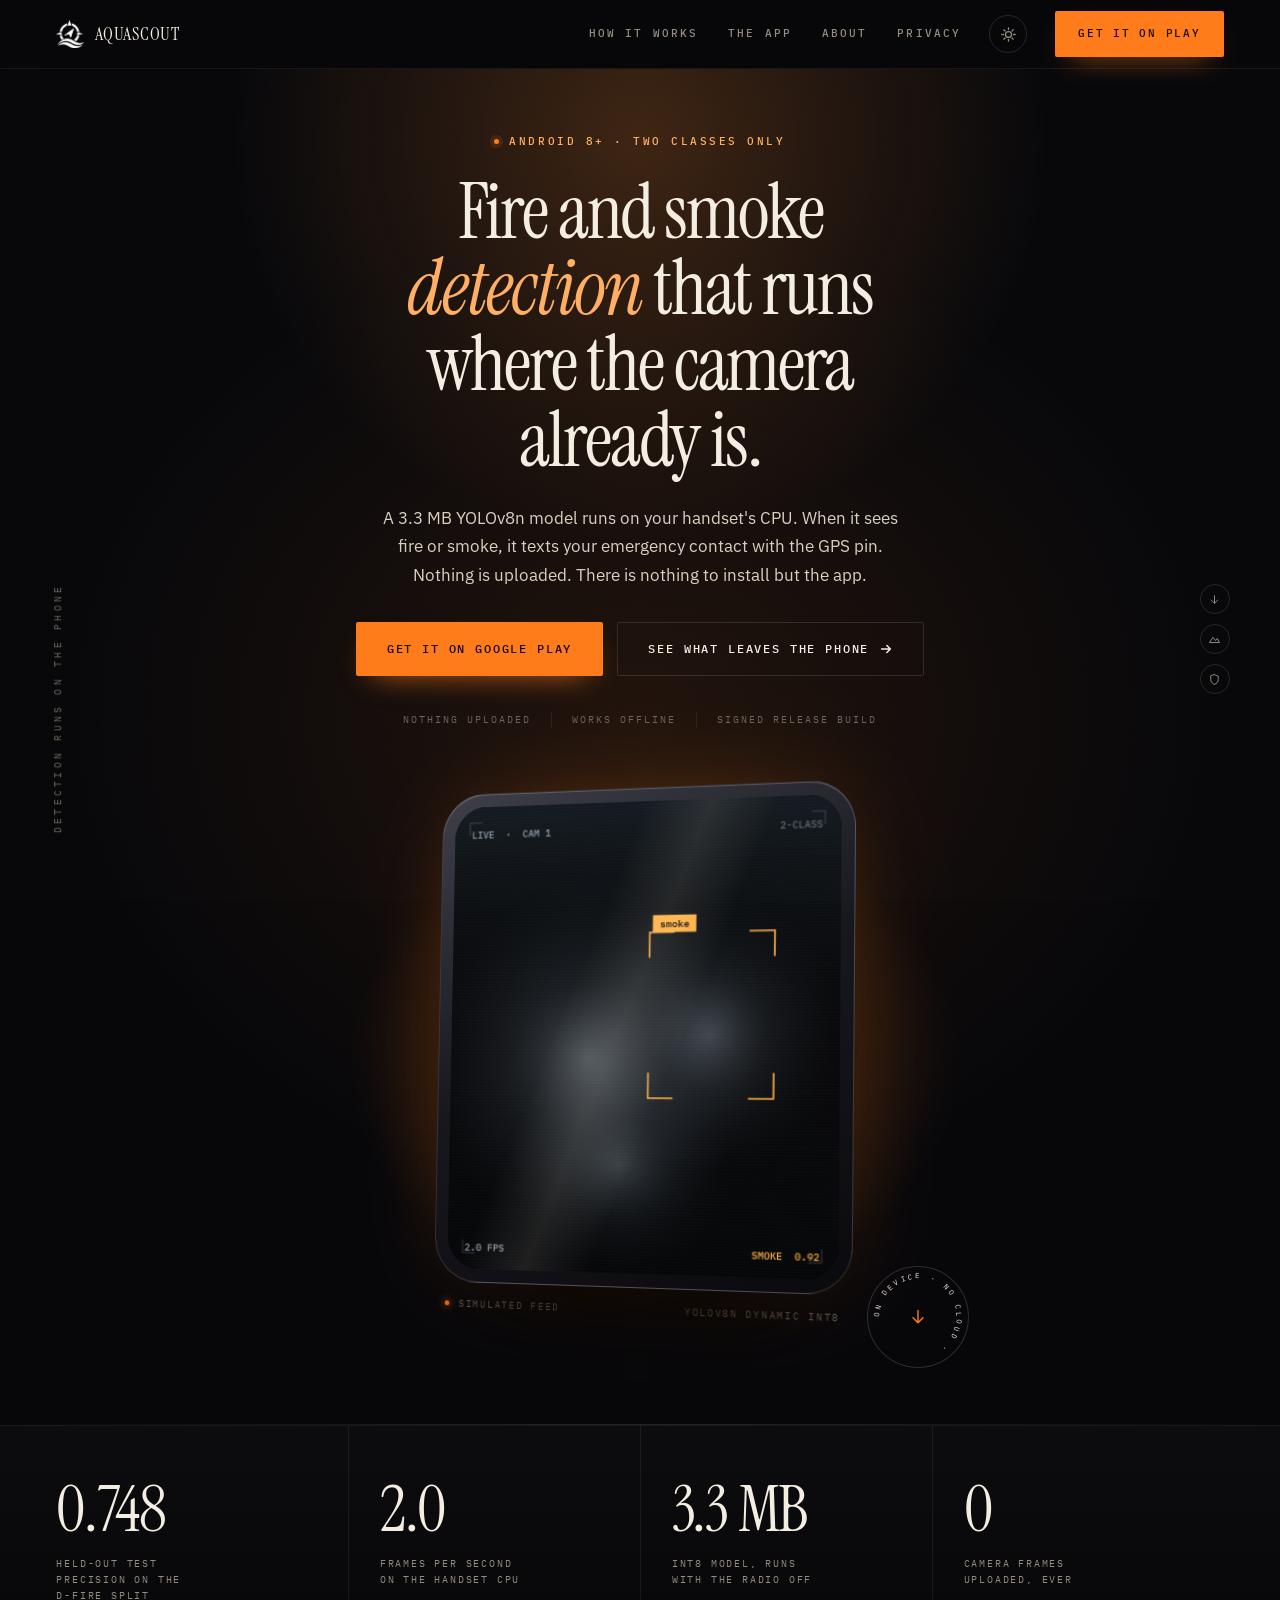
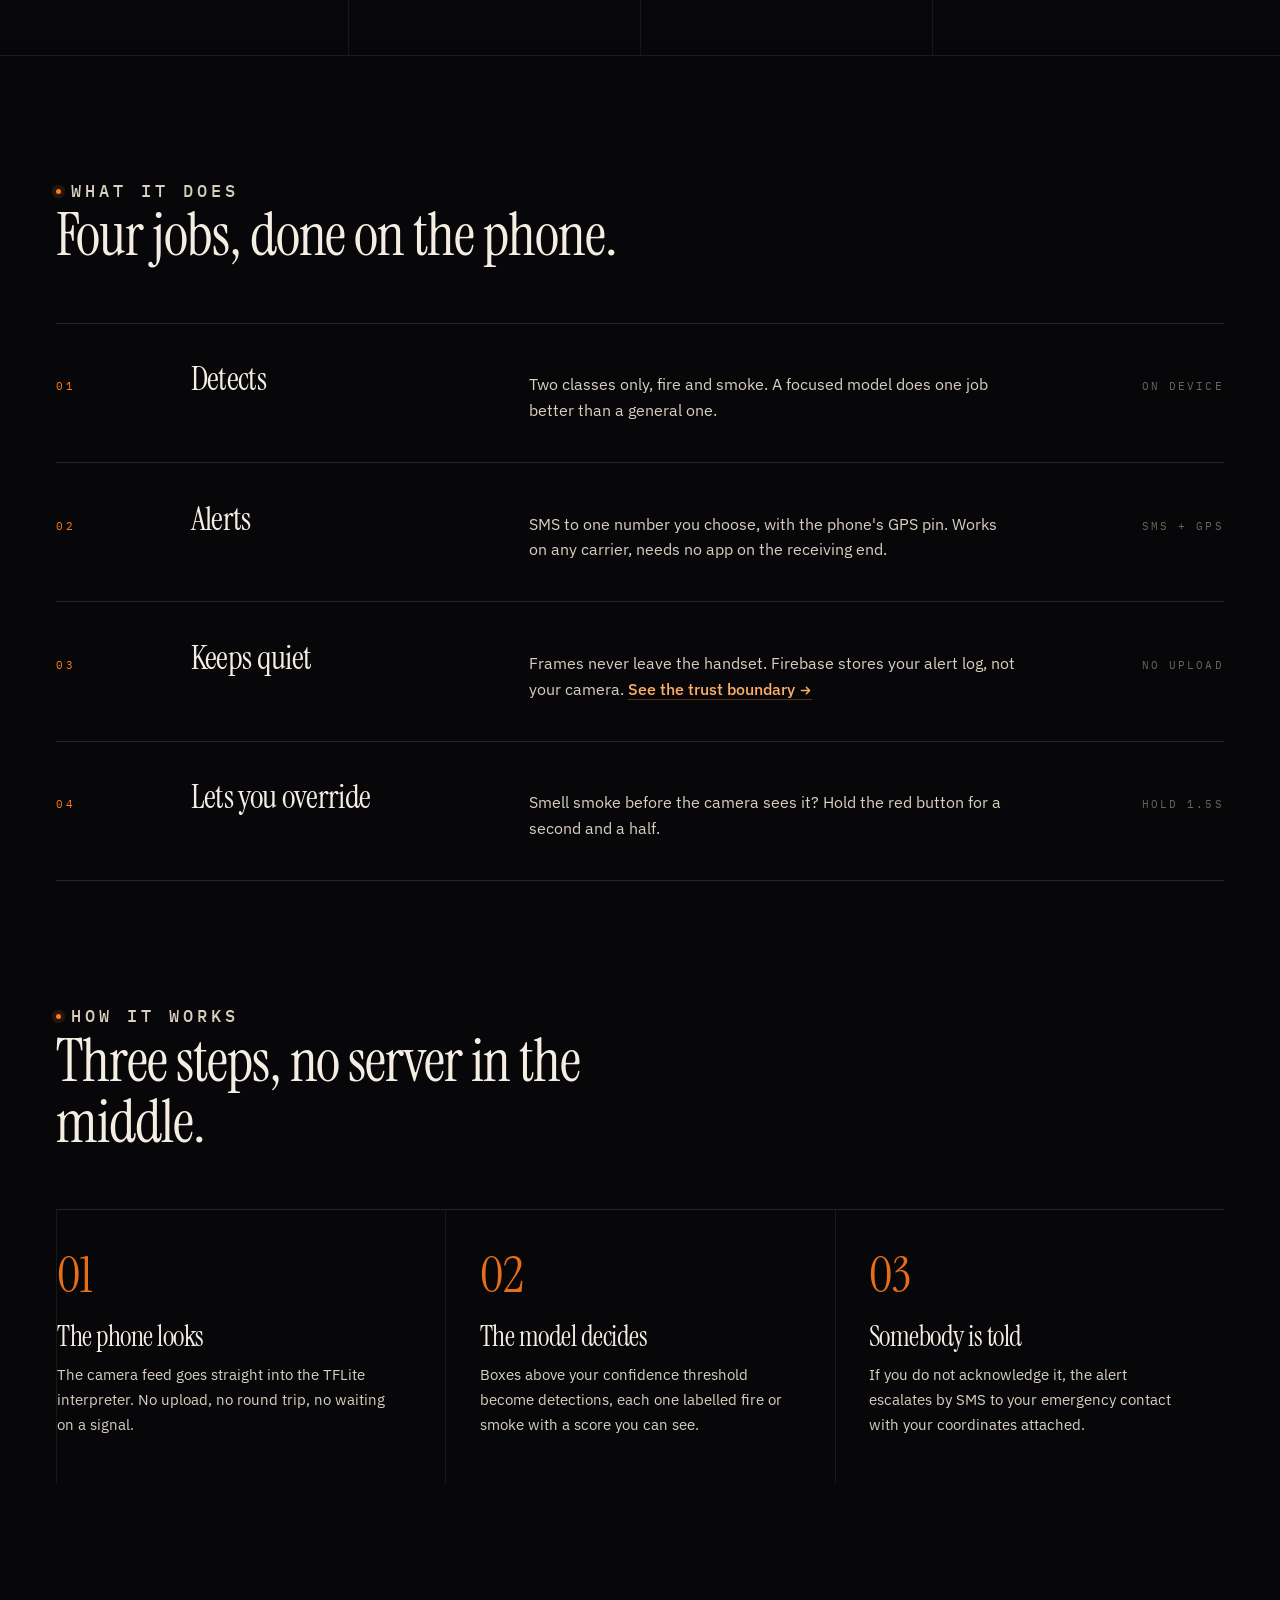
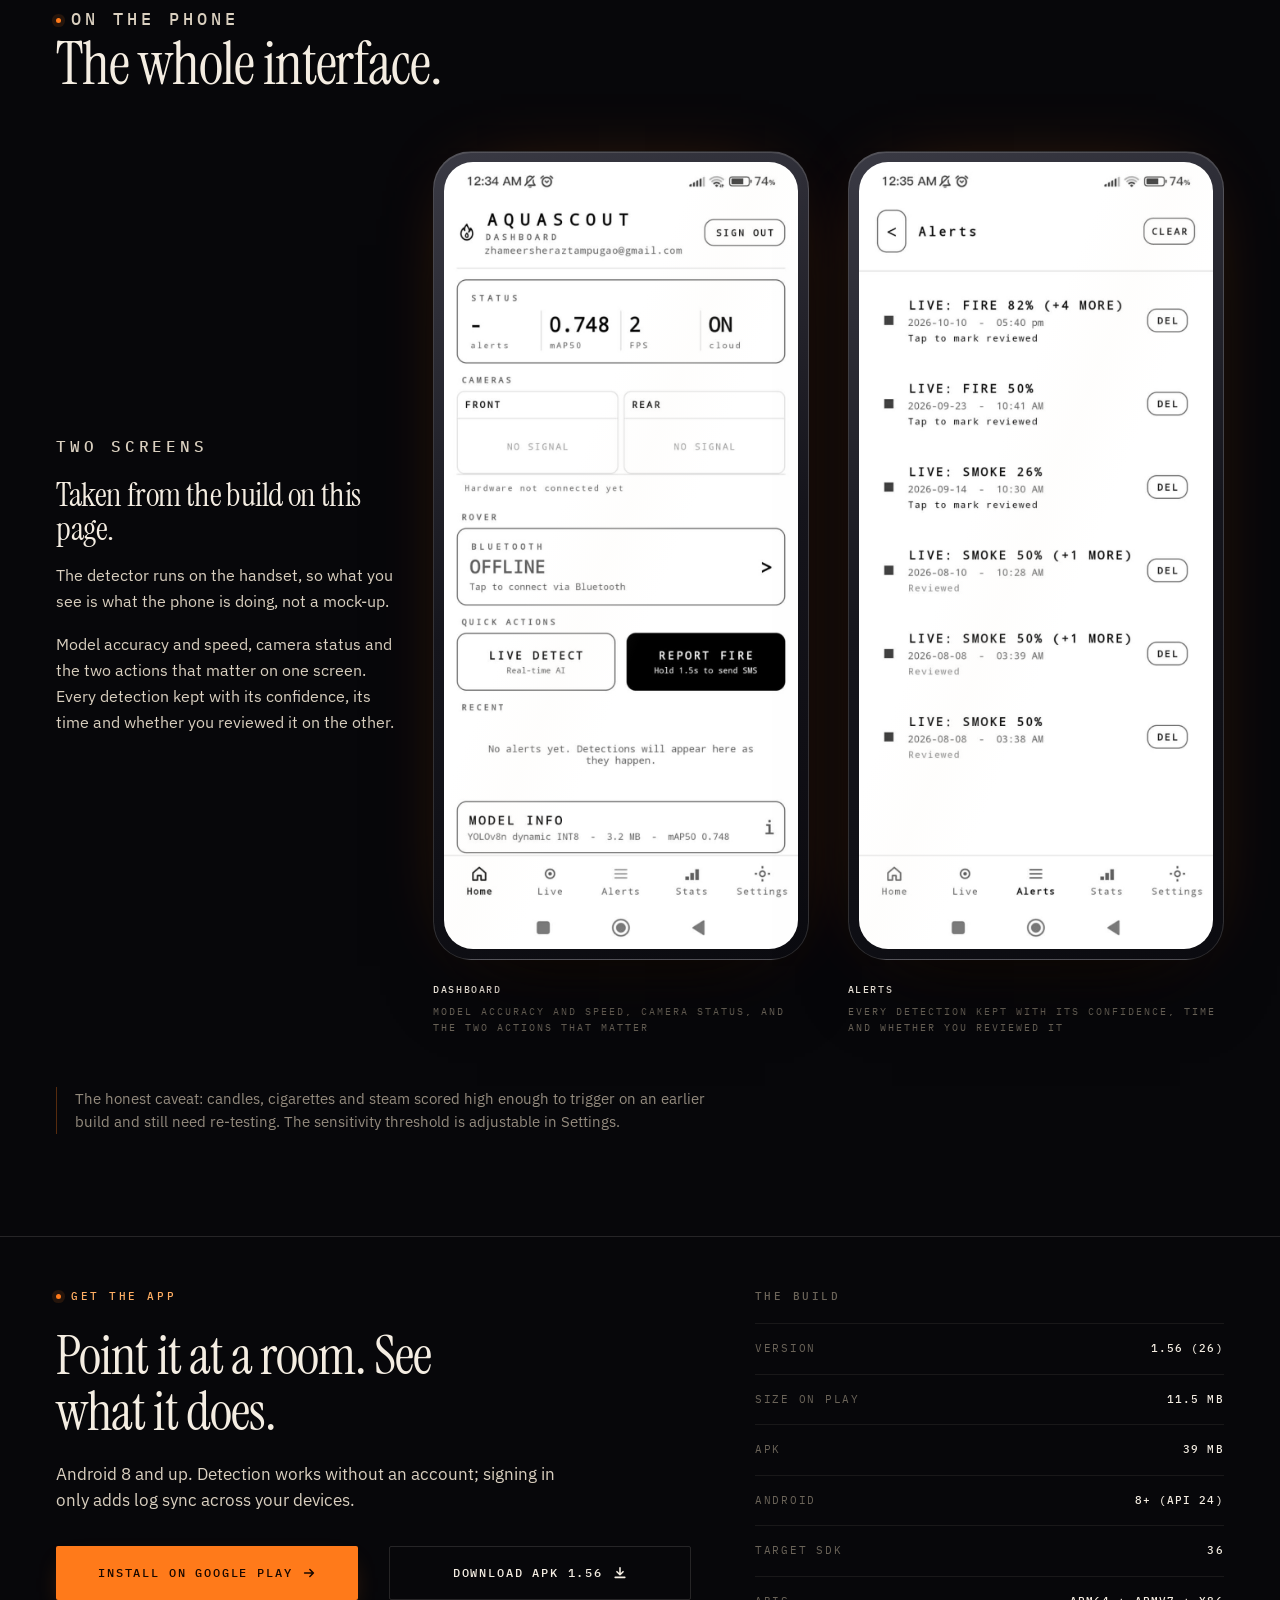
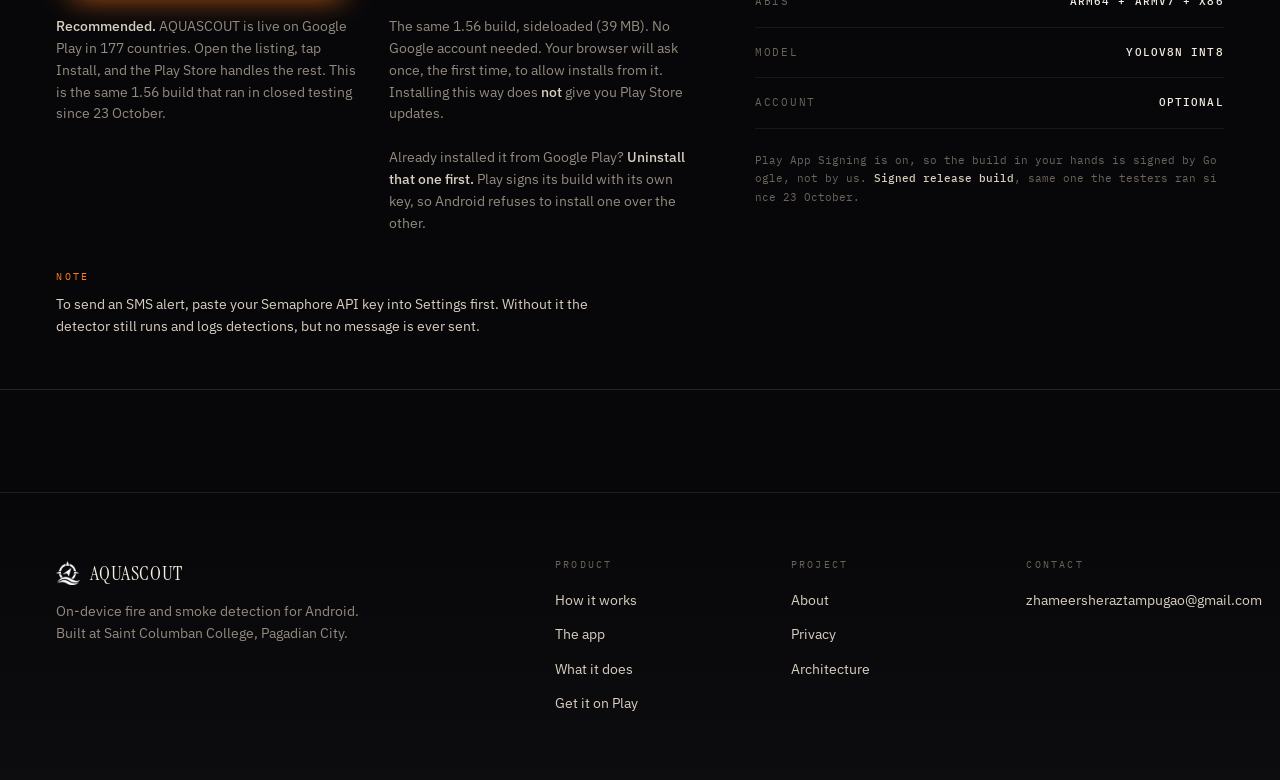
<file: index.html>
<!doctype html>
<html lang="en">
<head>
<meta charset="utf-8" />
<meta name="viewport" content="width=device-width, initial-scale=1" />
<title>AQUASCOUT — Fire and smoke detection that runs on your phone</title>
<meta name="description" content="A custom YOLOv8n model detects fire and smoke on the phone camera at 2.0 frames per second. No image leaves the device. SMS alert with GPS to your emergency contact." />
<meta name="theme-color" content="#07070A" />

<meta property="og:type" content="website" />
<meta property="og:site_name" content="AQUASCOUT" />
<meta property="og:title" content="AQUASCOUT — on-device fire and smoke detection" />
<meta property="og:description" content="A 3.3 MB YOLOv8n model runs on your handset. When it sees fire or smoke it texts your emergency contact with the GPS pin. Nothing is uploaded." />
<meta property="og:image" content="/og-image.png" />
<meta name="twitter:card" content="summary_large_image" />
<meta name="twitter:image" content="/og-image.png" />

<link rel="icon" type="image/png" sizes="32x32" href="/favicon-32-light.png" media="(prefers-color-scheme: light)" />
<link rel="icon" type="image/png" sizes="16x16" href="/favicon-16-light.png" media="(prefers-color-scheme: light)" />
<link rel="icon" type="image/png" sizes="32x32" href="/favicon-32.png" />
<link rel="icon" type="image/png" sizes="16x16" href="/favicon-16.png" />
<link rel="apple-touch-icon" sizes="180x180" href="/apple-touch-icon.png" />
<link rel="manifest" href="/site.webmanifest" />
<link rel="preconnect" href="https://fonts.googleapis.com" />
<link rel="preconnect" href="https://fonts.gstatic.com" crossorigin />
<link href="https://fonts.googleapis.com/css2?family=IBM+Plex+Mono:wght@400;500&family=IBM+Plex+Sans:wght@300;400;500;600&family=Instrument+Serif:ital@0;1&display=swap" rel="stylesheet" />
<link rel="stylesheet" href="/style.css" /><script>
/* Set the ground before the first paint so the page never flashes the
   other theme on reload. */
(function(){try{var t=localStorage.getItem('aq-theme');if(t==='light'||t==='dark'){document.documentElement.setAttribute('data-theme',t);}}catch(e){}})();
</script>

</head>
<body>

<div class="boot" id="boot" role="status" aria-label="Loading AQUASCOUT">
  <div class="boot-stage">
    <svg class="boot-ret" viewBox="0 0 240 240" aria-hidden="true">
      <circle class="boot-ring" cx="120" cy="120" r="76"></circle>
      <g class="boot-brackets">
        <path d="M56 92 V56 H92"></path>
        <path d="M184 56 H148 V92"></path>
        <path d="M148 184 V148 H184"></path>
        <path d="M92 148 H56 V184"></path>
      </g>
    </svg>
    <p class="boot-word">AQUASCOUT</p>
    <div class="boot-bar"><i id="bootBar"></i></div>
    <p class="boot-status" id="bootStatus">SCANNING</p>
  </div>
</div>
<noscript><style>#boot{display:none}</style></noscript>

<header class="topbar">
  <div class="wrap topbar-inner">
    <a class="brand" href="/" aria-label="AQUASCOUT home">
      <img class="brand-mark" src="/mark-light.png" alt="" width="28" height="28" />
      <span class="brand-word">AQUASCOUT</span>
    </a>

    <nav class="topnav" id="topnav">
      <a href="#how">How it works</a>
      <a href="#screens">The app</a>
      <a href="/about">About</a>
      <a href="/privacy">Privacy</a>
    </nav>

    <button class="theme-toggle" id="themeToggle" type="button" aria-label="Switch to light mode" aria-pressed="false">
      <svg class="ic-sun" viewBox="0 0 24 24" fill="none" stroke="currentColor" stroke-width="1.8" stroke-linecap="round" aria-hidden="true">
        <circle cx="12" cy="12" r="4.2"/><path d="M12 2.6v2.4M12 19v2.4M2.6 12H5M19 12h2.4M5.4 5.4l1.7 1.7M16.9 16.9l1.7 1.7M18.6 5.4l-1.7 1.7M7.1 16.9l-1.7 1.7"/>
      </svg>
      <svg class="ic-moon" viewBox="0 0 24 24" fill="none" stroke="currentColor" stroke-width="1.8" stroke-linecap="round" stroke-linejoin="round" aria-hidden="true">
        <path d="M20 14.4A8.6 8.6 0 0 1 9.6 4a8.6 8.6 0 1 0 10.4 10.4z"/>
      </svg>
    </button>
    <a class="btn btn-ember" href="https://play.google.com/store/apps/details?id=com.scc.aquascout" target="_blank" rel="noopener">Get it on Play</a>

    <button class="burger" id="burger" aria-label="Menu" aria-expanded="false" aria-controls="topnav">
      <span></span><span></span>
    </button>
  </div>
</header>

<main>

  <!-- ── HERO ────────────────────────────────────────────── -->
  <section class="hero">
    <span class="hero-rail" aria-hidden="true">Detection runs on the phone</span>

    <div class="hero-dots">
      <a href="https://play.google.com/store/apps/details?id=com.scc.aquascout" target="_blank" rel="noopener" aria-label="Get it on Google Play">
        <svg viewBox="0 0 24 24" fill="none" stroke="currentColor" stroke-width="1.8" stroke-linecap="round" stroke-linejoin="round" aria-hidden="true"><path d="M12 5v14M6 13l6 6 6-6"/></svg>
      </a>
      <a href="/diagrams/aquascout-architecture" aria-label="Architecture diagram">
        <svg viewBox="0 0 24 24" fill="none" stroke="currentColor" stroke-width="1.8" stroke-linecap="round" stroke-linejoin="round" aria-hidden="true"><path d="M3 17l6-9 5 6 3-4 4 7z"/></svg>
      </a>
      <a href="/privacy" aria-label="Privacy">
        <svg viewBox="0 0 24 24" fill="none" stroke="currentColor" stroke-width="1.8" stroke-linecap="round" stroke-linejoin="round" aria-hidden="true"><path d="M12 3l7 3v5.5c0 4.5-3 8.2-7 9.5-4-1.3-7-5-7-9.5V6z"/></svg>
      </a>
    </div>

    <div class="wrap hero-inner">
      <p class="kicker reveal" style="--d:0.02s">
        <span class="tick" aria-hidden="true"></span>
        Android 8+ &middot; two classes only
      </p>

      <h1 class="hero-title">
        <span class="reveal" style="--d:0.08s">Fire and smoke</span>
        <span class="reveal" style="--d:0.14s"><em>detection</em> that runs</span>
        <span class="reveal" style="--d:0.20s">where the camera already is.</span>
      </h1>

      <p class="hero-lede reveal" style="--d:0.28s">
        A 3.3&nbsp;MB YOLOv8n model runs on your handset's CPU. When it sees fire or
        smoke, it texts your emergency contact with the GPS pin. Nothing is
        uploaded. There is nothing to install but the app.
      </p>

      <div class="hero-actions reveal" style="--d:0.34s">
        <a class="btn btn-ember btn-lg" href="https://play.google.com/store/apps/details?id=com.scc.aquascout" target="_blank" rel="noopener">Get it on Google Play</a>
        <a class="btn btn-line btn-lg" href="/diagrams/aquascout-architecture">
          See what leaves the phone
          <svg viewBox="0 0 16 16" width="14" height="14" fill="none" stroke="currentColor" stroke-width="1.8" stroke-linecap="round" stroke-linejoin="round" aria-hidden="true"><path d="M3 8h10M9 4l4 4-4 4"/></svg>
        </a>
      </div>

      <ul class="hero-chips reveal" style="--d:0.42s">
        <li>Nothing uploaded</li>
        <li>Works offline</li>
        <li>Signed release build</li>
      </ul>
    </div>

    <figure class="hero-stage reveal" style="--d:0.3s">
      <div class="device" id="device">
        <div class="device-inner">
          <div class="device-shell">
            <div class="device-screen">
              <canvas id="viewfinder" width="560" height="660" aria-label="Simulated live detection viewfinder"></canvas>
            </div>
          </div>
          <div class="device-bar">
            <span class="device-dot" aria-hidden="true"></span>
            <span>Simulated feed</span>
            <span>YOLOv8n dynamic INT8</span>
          </div>
        </div>
      </div>

      <a class="scroll-badge" href="#does" aria-label="Scroll to what it does">
        <svg viewBox="0 0 100 100" aria-hidden="true">
          <defs>
            <path id="badgeRing" d="M50,50 m-37,0 a37,37 0 1,1 74,0 a37,37 0 1,1 -74,0"></path>
          </defs>
          <circle cx="50" cy="50" r="48.5" fill="none" stroke="rgba(244,237,226,.16)" stroke-width="1"></circle>
          <text fill="currentColor" font-size="7" letter-spacing="3.1" font-family="IBM Plex Mono, monospace">
            <textPath href="#badgeRing" startOffset="0">ON DEVICE &middot; NO CLOUD &middot; </textPath>
          </text>
        </svg>
        <span class="arrow" aria-hidden="true">
          <svg viewBox="0 0 24 24" fill="none" stroke="currentColor" stroke-width="1.7" stroke-linecap="round" stroke-linejoin="round"><path d="M12 4v15M6 13l6 6 6-6"/></svg>
        </span>
      </a>

      <figcaption class="sr-only">
        The box and the number are the product. Everything else is the phone you already have.
      </figcaption>
    </figure>
  </section>

  <!-- ── SPEC BAND ────────────────────────────────────────── -->
  <section class="strip">
    <div class="wrap strip-grid">
      <div class="stat reveal" style="--d:0.02s">
        <b>0.748</b>
        <span>held-out test precision on the D-Fire split</span>
      </div>
      <div class="stat reveal" style="--d:0.06s">
        <b>2.0</b>
        <span>frames per second on the handset CPU</span>
      </div>
      <div class="stat reveal" style="--d:0.1s">
        <b>3.3 MB</b>
        <span>INT8 model, runs with the radio off</span>
      </div>
      <div class="stat reveal" style="--d:0.14s">
        <b>0</b>
        <span>camera frames uploaded, ever</span>
      </div>
    </div>
  </section>

  <!-- ── WHAT IT DOES ─────────────────────────────────────── -->
  <section id="does" class="does">
    <div class="wrap">
      <header class="sec-head reveal">
        <p class="kicker kicker-mute"><span class="tick" aria-hidden="true"></span> What it does</p>
        <h2>Four jobs, done on the phone.</h2>
      </header>

      <ol class="jobs">
        <li class="job reveal" style="--d:0.04s">
          <span class="job-n">01</span>
          <h3>Detects</h3>
          <p>Two classes only, fire and smoke. A focused model does one job better than a general one.</p>
          <span class="job-tag">ON DEVICE</span>
        </li>

        <li class="job reveal" style="--d:0.08s">
          <span class="job-n">02</span>
          <h3>Alerts</h3>
          <p>SMS to one number you choose, with the phone's GPS pin. Works on any carrier, needs no app on the receiving end.</p>
          <span class="job-tag">SMS + GPS</span>
        </li>

        <li class="job reveal" style="--d:0.12s">
          <span class="job-n">03</span>
          <h3>Keeps quiet</h3>
          <p>
            Frames never leave the handset. Firebase stores your alert log, not
            your camera.
            <a href="/diagrams/aquascout-architecture">
              See the trust boundary
              <svg viewBox="0 0 16 16" width="13" height="13" fill="none" stroke="currentColor" stroke-width="1.8" stroke-linecap="round" stroke-linejoin="round" aria-hidden="true"><path d="M3 8h10M9 4l4 4-4 4"/></svg>
            </a>
          </p>
          <span class="job-tag">NO UPLOAD</span>
        </li>

        <li class="job reveal" style="--d:0.16s">
          <span class="job-n">04</span>
          <h3>Lets you override</h3>
          <p>Smell smoke before the camera sees it? Hold the red button for a second and a half.</p>
          <span class="job-tag">HOLD 1.5s</span>
        </li>
      </ol>
    </div>
  </section>

  <!-- ── HOW IT WORKS ─────────────────────────────────────── -->
  <section id="how" class="how">
    <div class="wrap">
      <header class="sec-head reveal">
        <p class="kicker kicker-mute"><span class="tick" aria-hidden="true"></span> How it works</p>
        <h2>Three steps, no server in the middle.</h2>
      </header>

      <ol class="steps">
        <li class="step reveal" style="--d:0.04s">
          <span class="step-n">01</span>
          <h3>The phone looks</h3>
          <p>The camera feed goes straight into the TFLite interpreter. No upload, no round trip, no waiting on a signal.</p>
        </li>
        <li class="step reveal" style="--d:0.1s">
          <span class="step-n">02</span>
          <h3>The model decides</h3>
          <p>Boxes above your confidence threshold become detections, each one labelled fire or smoke with a score you can see.</p>
        </li>
        <li class="step reveal" style="--d:0.16s">
          <span class="step-n">03</span>
          <h3>Somebody is told</h3>
          <p>If you do not acknowledge it, the alert escalates by SMS to your emergency contact with your coordinates attached.</p>
        </li>
      </ol>
    </div>
  </section>

  <!-- ── APP SCREENS ──────────────────────────────────────── -->
  <section id="screens" class="screens">
    <div class="wrap">
      <header class="sec-head reveal">
        <p class="kicker kicker-mute"><span class="tick" aria-hidden="true"></span> On the phone</p>
        <h2>The whole interface.</h2>
      </header>

      <div class="shots">
        <div class="shots-copy reveal" style="--d:0.04s">
          <p class="kicker kicker-mute">Two screens</p>
          <h3>Taken from the build on this page.</h3>
          <p>
            The detector runs on the handset, so what you see is what the phone is
            doing, not a mock-up.
          </p>
          <p>
            Model accuracy and speed, camera status and the two actions that matter
            on one screen. Every detection kept with its confidence, its time and
            whether you reviewed it on the other.
          </p>
        </div>

        <figure class="shot reveal" style="--d:0.1s">
          <div class="phone-shell">
            <img src="/app-dashboard.png" alt="AQUASCOUT dashboard showing model accuracy, frame rate, camera status and the live detect button" width="864" height="1920" loading="lazy" />
          </div>
          <figcaption class="shot-cap">
            <b>Dashboard</b>
            Model accuracy and speed, camera status, and the two actions that matter
          </figcaption>
        </figure>

        <figure class="shot reveal" style="--d:0.16s">
          <div class="phone-shell">
            <img src="/app-alerts.png" alt="AQUASCOUT alerts list showing detected fire and smoke events with confidence scores and timestamps" width="864" height="1920" loading="lazy" />
          </div>
          <figcaption class="shot-cap">
            <b>Alerts</b>
            Every detection kept with its confidence, time and whether you reviewed it
          </figcaption>
        </figure>
      </div>

      <p class="measure-foot reveal">
        The honest caveat: candles, cigarettes and steam scored high enough to
        trigger on an earlier build and still need re-testing. The sensitivity
        threshold is adjustable in Settings.
      </p>
    </div>
  </section>

  <!-- ── GET ──────────────────────────────────────────────── -->
  <section id="get" class="get">
    <div class="wrap get-panel">
      <div class="reveal">
        <p class="kicker"><span class="tick" aria-hidden="true"></span> Get the app</p>
        <h2>Point it at a room. See what it does.</h2>
        <p class="get-lede">
          Android 8 and up. Detection works without an account; signing in only
          adds log sync across your devices.
        </p>

        <div class="get-ways">
          <div class="way">
            <a class="btn btn-ember btn-lg" href="https://play.google.com/store/apps/details?id=com.scc.aquascout" target="_blank" rel="noopener">
              Install on Google Play
              <svg viewBox="0 0 16 16" width="14" height="14" fill="none" stroke="currentColor" stroke-width="1.8" stroke-linecap="round" stroke-linejoin="round" aria-hidden="true"><path d="M3 8h10M9 4l4 4-4 4"/></svg>
            </a>
            <p class="way-note">
              <b>Recommended.</b> AQUASCOUT is live on Google Play in 177
              countries. Open the listing, tap Install, and the Play Store
              handles the rest. This is the same 1.56 build that ran in closed
              testing since 23 October.
            </p>
          </div>

          <div class="way">
            <a class="btn btn-line btn-lg" href="/AQUASCOUT-1.56.apk" download>
              Download APK 1.56
              <svg viewBox="0 0 16 16" width="14" height="14" fill="none" stroke="currentColor" stroke-width="1.8" stroke-linecap="round" stroke-linejoin="round" aria-hidden="true"><path d="M8 2v8M4.5 6.5L8 10l3.5-3.5M2.5 13h11"/></svg>
            </a>
            <p class="way-note">
              The same 1.56 build, sideloaded (39 MB). No
              Google account needed. Your browser will ask once, the first
              time, to allow installs from it. Installing this way does
              <b>not</b> give you Play Store updates.
              <br><br>
              Already installed it from Google Play? <b>Uninstall that one
              first.</b> Play signs its build with its own key, so Android
              refuses to install one over the other.
            </p>
          </div>
        </div>

        <p class="play-note">
          To send an SMS alert, paste your Semaphore API key into Settings
          first. Without it the detector still runs and logs detections, but no
          message is ever sent.
        </p>
      </div>

      <div class="reveal" style="--d:0.08s">
        <p class="kicker kicker-mute" style="margin-bottom:18px">The build</p>
        <ul class="get-facts">
          <li><span>Version</span> <b>1.56 (26)</b></li>
          <li><span>Size on Play</span> <b>11.5 MB</b></li>
          <li><span>APK</span> <b>39 MB</b></li>
          <li><span>Android</span> <b>8+ (API 24)</b></li>
          <li><span>Target SDK</span> <b>36</b></li>
          <li><span>ABIs</span> <b>arm64 + armv7 + x86</b></li>
          <li><span>Model</span> <b>YOLOv8n INT8</b></li>
          <li><span>Account</span> <b>Optional</b></li>
        </ul>

        <p class="sha">
          Play App Signing is on, so the build in your hands is signed by Google,
          not by us. <b>Signed release build</b>, same one the testers ran since
          23 October.
        </p>
      </div>
    </div>
  </section>

</main>

<footer class="foot">
  <div class="wrap foot-inner">
    <div class="foot-l">
      <span class="foot-brand"><img src="/mark-light.png" alt="" width="24" height="24" /> AQUASCOUT</span>
      <span class="foot-sub">On-device fire and smoke detection for Android. Built at Saint Columban College, Pagadian City.</span>
    </div>

    <div>
      <p class="foot-h">Product</p>
      <nav class="foot-nav">
        <a href="#how">How it works</a>
        <a href="#screens">The app</a>
        <a href="#does">What it does</a>
        <a href="#get">Get it on Play</a>
      </nav>
    </div>

    <div>
      <p class="foot-h">Project</p>
      <nav class="foot-nav">
        <a href="/about">About</a>
        <a href="/privacy">Privacy</a>
        <a href="/diagrams/aquascout-architecture">Architecture</a>
      </nav>
    </div>

    <div>
      <p class="foot-h">Contact</p>
      <nav class="foot-nav">
        <a class="foot-mail" href="mailto:zhameersheraztampugao@gmail.com">zhameersheraztampugao@gmail.com</a>
      </nav>
    </div>
  </div>
</footer>

<script src="/theme.js"></script>
<script src="/boot.js"></script>
<script src="/nav.js"></script>
<script src="/motion.js"></script>
<script src="/viewfinder.js"></script>
</body>
</html>
</file>
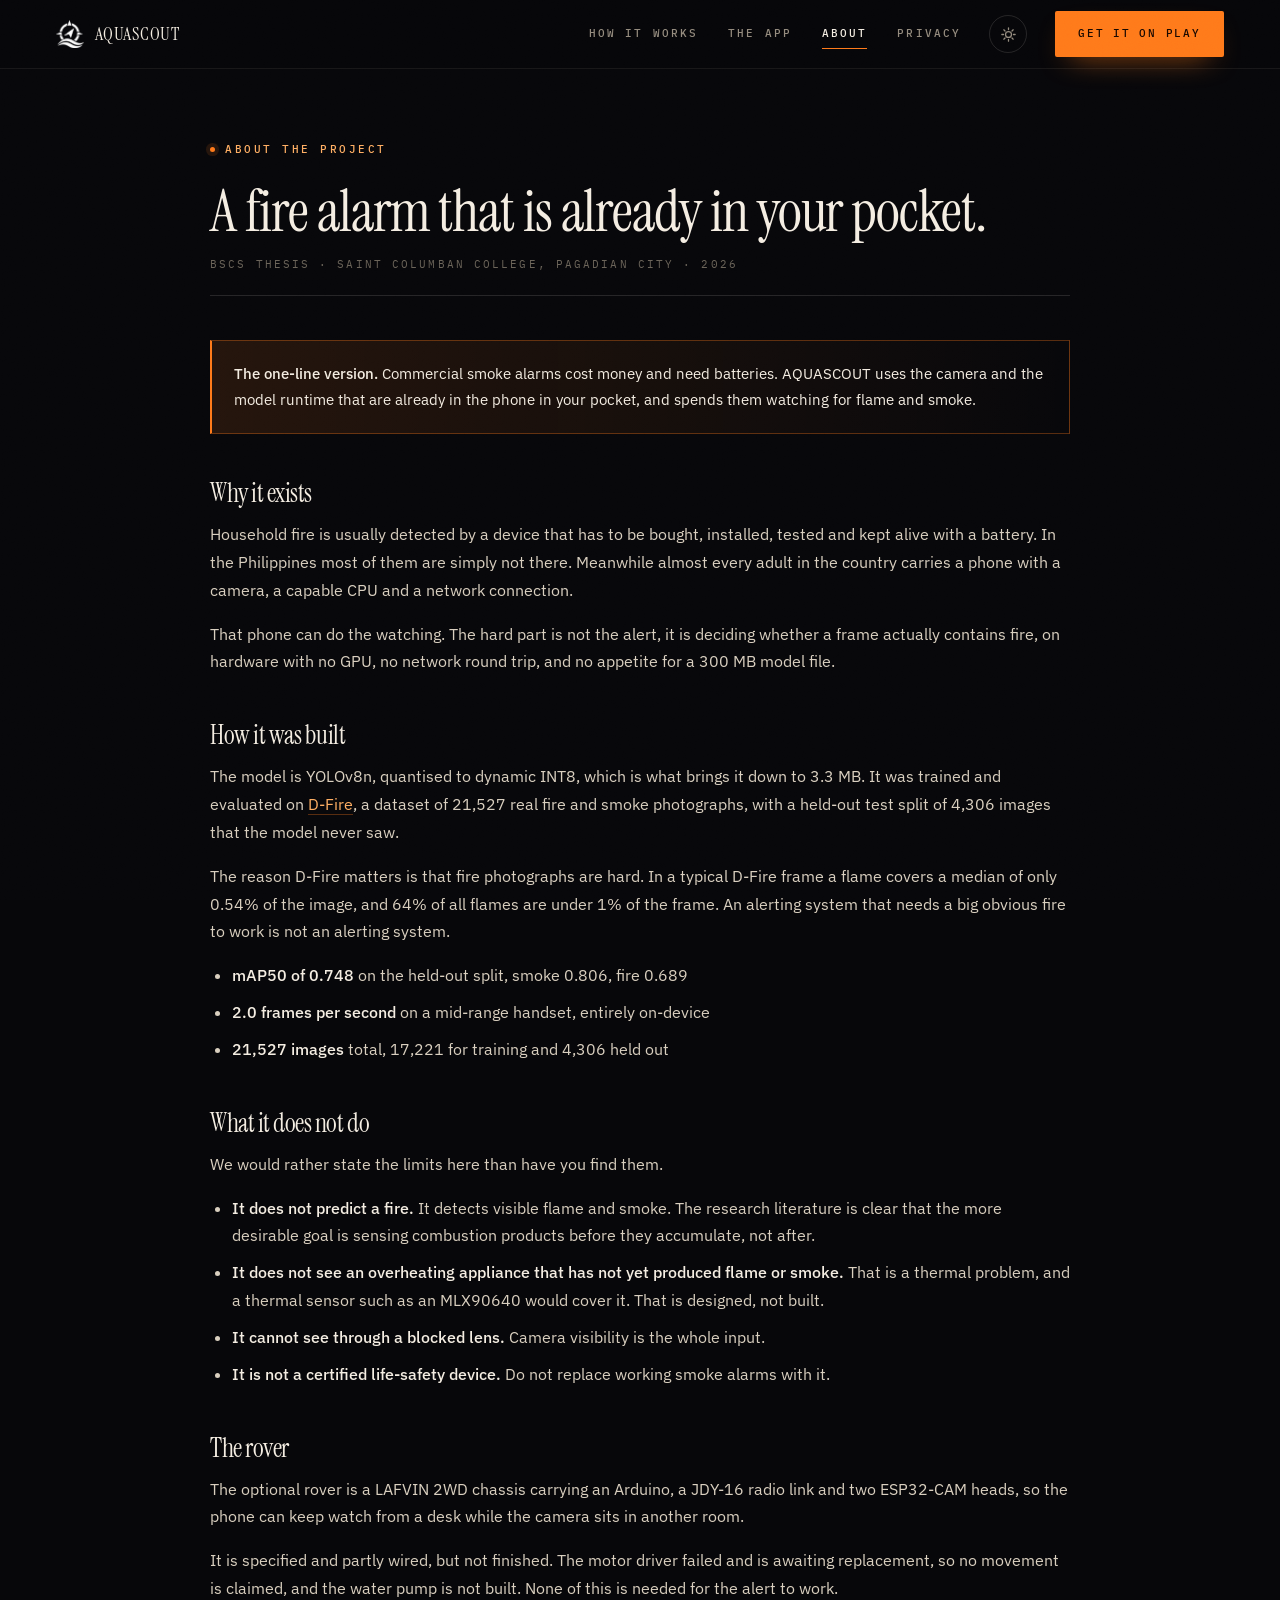
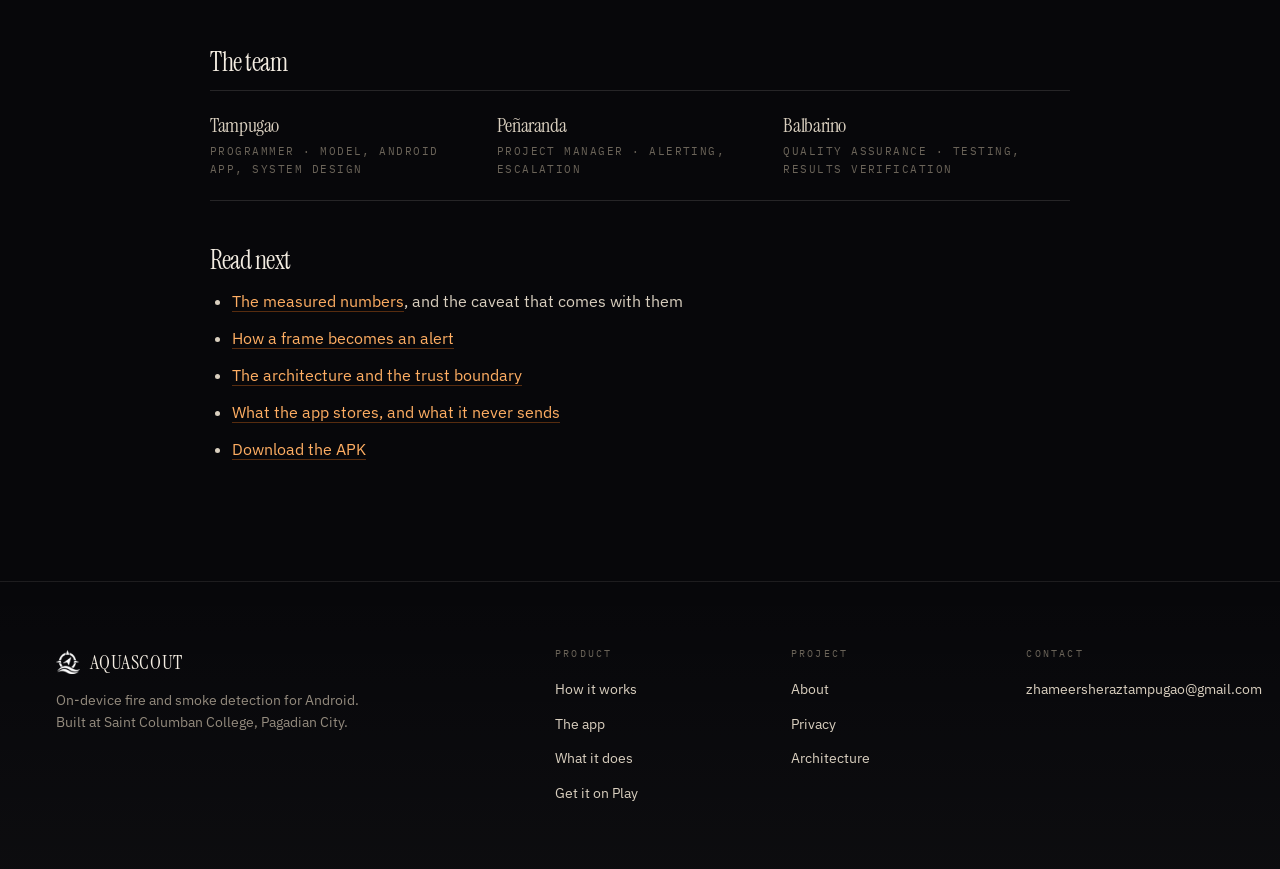
<file: about.html>
<!doctype html>
<html lang="en">
<head>
<meta charset="utf-8" />
<meta name="viewport" content="width=device-width, initial-scale=1" />
<title>About — AQUASCOUT</title>
<meta name="description" content="AQUASCOUT is a BSCS thesis project at Saint Columban College: on-device fire and smoke detection for Android, built on a custom YOLOv8n model." />
<meta name="theme-color" content="#08080A" />

<meta property="og:type" content="website" />
<meta property="og:site_name" content="AQUASCOUT" />
<meta property="og:title" content="About AQUASCOUT" />
<meta property="og:description" content="A BSCS thesis project at Saint Columban College, Pagadian City." />
<meta property="og:image" content="/og-image.png" />
<meta name="twitter:card" content="summary_large_image" />
<meta name="twitter:image" content="/og-image.png" />

<link rel="icon" type="image/png" sizes="32x32" href="/favicon-32-light.png" media="(prefers-color-scheme: light)" />
<link rel="icon" type="image/png" sizes="16x16" href="/favicon-16-light.png" media="(prefers-color-scheme: light)" />
<link rel="icon" type="image/png" sizes="32x32" href="/favicon-32.png" />
<link rel="icon" type="image/png" sizes="16x16" href="/favicon-16.png" />
<link rel="apple-touch-icon" sizes="180x180" href="/apple-touch-icon.png" />
<link rel="manifest" href="/site.webmanifest" />
<link rel="preconnect" href="https://fonts.googleapis.com" />
<link rel="preconnect" href="https://fonts.gstatic.com" crossorigin />
<link href="https://fonts.googleapis.com/css2?family=Bricolage+Grotesque:opsz,wght@12..96,400..800&family=IBM+Plex+Mono:wght@400;500;600&family=IBM+Plex+Sans:wght@300;400;500;600&family=Instrument+Serif:ital@0;1&display=swap" rel="stylesheet" />
<link rel="stylesheet" href="/style.css" /><script>
/* Set the ground before the first paint so the page never flashes the
   other theme on reload. */
(function(){try{var t=localStorage.getItem('aq-theme');if(t==='light'||t==='dark'){document.documentElement.setAttribute('data-theme',t);}}catch(e){}})();
</script>

</head>
<body>

<div class="boot" id="boot" role="status" aria-label="Loading AQUASCOUT">
  <div class="boot-stage">
    <svg class="boot-ret" viewBox="0 0 240 240" aria-hidden="true">
      <circle class="boot-ring" cx="120" cy="120" r="76"></circle>
      <g class="boot-brackets">
        <path d="M56 92 V56 H92"></path>
        <path d="M184 56 H148 V92"></path>
        <path d="M148 184 V148 H184"></path>
        <path d="M92 148 H56 V184"></path>
      </g>
    </svg>
    <p class="boot-word">AQUASCOUT</p>
    <div class="boot-bar"><i id="bootBar"></i></div>
    <p class="boot-status" id="bootStatus">SCANNING</p>
  </div>
</div>
<noscript><style>#boot{display:none}</style></noscript>

<header class="topbar">
  <div class="wrap topbar-inner">
    <a class="brand" href="/" aria-label="AQUASCOUT home">
      <img class="brand-mark" src="/mark-light.png" alt="" width="28" height="28" />
      <span class="brand-word">AQUASCOUT</span>
    </a>

    <nav class="topnav" id="topnav">
      <a href="/#how">How it works</a>
      <a href="/#screens">The app</a>
      <a href="/about" aria-current="page">About</a>
      <a href="/privacy">Privacy</a>
    </nav>

    <button class="theme-toggle" id="themeToggle" type="button" aria-label="Switch to light mode" aria-pressed="false">
      <svg class="ic-sun" viewBox="0 0 24 24" fill="none" stroke="currentColor" stroke-width="1.8" stroke-linecap="round" aria-hidden="true">
        <circle cx="12" cy="12" r="4.2"/><path d="M12 2.6v2.4M12 19v2.4M2.6 12H5M19 12h2.4M5.4 5.4l1.7 1.7M16.9 16.9l1.7 1.7M18.6 5.4l-1.7 1.7M7.1 16.9l-1.7 1.7"/>
      </svg>
      <svg class="ic-moon" viewBox="0 0 24 24" fill="none" stroke="currentColor" stroke-width="1.8" stroke-linecap="round" stroke-linejoin="round" aria-hidden="true">
        <path d="M20 14.4A8.6 8.6 0 0 1 9.6 4a8.6 8.6 0 1 0 10.4 10.4z"/>
      </svg>
    </button>
    <a class="btn btn-ember" href="https://play.google.com/store/apps/details?id=com.scc.aquascout" target="_blank" rel="noopener">Get it on Play</a>

    <button class="burger" id="burger" aria-label="Menu" aria-expanded="false" aria-controls="topnav">
      <span></span><span></span>
    </button>
  </div>
</header>

<main>
  <div class="wrap page">
    <div class="page-inner">

      <header class="page-hd">
        <p class="kicker"><span class="tick" aria-hidden="true"></span> About the project</p>
        <h1>A fire alarm that is already in your pocket.</h1>
        <p class="meta">BSCS thesis &middot; Saint Columban College, Pagadian City &middot; 2026</p>
      </header>

      <div class="prose">
        <div class="callout">
          <p><strong>The one-line version.</strong> Commercial smoke alarms cost money and
          need batteries. AQUASCOUT uses the camera and the model runtime that are
          already in the phone in your pocket, and spends them watching for flame and smoke.</p>
        </div>

        <h2>Why it exists</h2>
        <p>
          Household fire is usually detected by a device that has to be bought,
          installed, tested and kept alive with a battery. In the Philippines most
          of them are simply not there. Meanwhile almost every adult in the country
          carries a phone with a camera, a capable CPU and a network connection.
        </p>
        <p>
          That phone can do the watching. The hard part is not the alert, it is
          deciding whether a frame actually contains fire, on hardware with no GPU,
          no network round trip, and no appetite for a 300 MB model file.
        </p>

        <h2>How it was built</h2>
        <p>
          The model is YOLOv8n, quantised to dynamic INT8, which is what brings it
          down to 3.3&nbsp;MB. It was trained and evaluated on
          <a href="/diagrams/how-it-works">D-Fire</a>, a dataset of 21,527 real fire
          and smoke photographs, with a held-out test split of 4,306 images that the
          model never saw.
        </p>
        <p>
          The reason D-Fire matters is that fire photographs are hard. In a typical
          D-Fire frame a flame covers a median of only 0.54% of the image, and 64% of
          all flames are under 1% of the frame. An alerting system that needs a big
          obvious fire to work is not an alerting system.
        </p>
        <ul>
          <li><strong>mAP50 of 0.748</strong> on the held-out split, smoke 0.806, fire 0.689</li>
          <li><strong>2.0 frames per second</strong> on a mid-range handset, entirely on-device</li>
          <li><strong>21,527 images</strong> total, 17,221 for training and 4,306 held out</li>
        </ul>

        <h2>What it does not do</h2>
        <p>
          We would rather state the limits here than have you find them.
        </p>
        <ul>
          <li><strong>It does not predict a fire.</strong> It detects visible flame and smoke. The research literature is clear that the more desirable goal is sensing combustion products before they accumulate, not after.</li>
          <li><strong>It does not see an overheating appliance that has not yet produced flame or smoke.</strong> That is a thermal problem, and a thermal sensor such as an MLX90640 would cover it. That is designed, not built.</li>
          <li><strong>It cannot see through a blocked lens.</strong> Camera visibility is the whole input.</li>
          <li><strong>It is not a certified life-safety device.</strong> Do not replace working smoke alarms with it.</li>
        </ul>

        <h2>The rover</h2>
        <p>
          The optional rover is a LAFVIN 2WD chassis carrying an Arduino, a JDY-16
          radio link and two ESP32-CAM heads, so the phone can keep watch from a desk
          while the camera sits in another room.
        </p>
        <p>
          It is specified and partly wired, but not finished. The motor driver
          failed and is awaiting replacement, so no movement is claimed, and the
          water pump is not built. None of this is needed for the alert to work.
        </p>

        <h2>The team</h2>
        <div class="team-grid">
          <div class="member">
            <h3>Tampugao</h3>
            <p>Programmer &middot; model, Android app, system design</p>
          </div>
          <div class="member">
            <h3>Pe&ntilde;aranda</h3>
            <p>Project manager &middot; alerting, escalation</p>
          </div>
          <div class="member">
            <h3>Balbarino</h3>
            <p>Quality assurance &middot; testing, results verification</p>
          </div>
        </div>
      </div>

      <div class="prose" style="margin-top:46px">
        <h2>Read next</h2>
        <ul>
          <li><a href="/about">The measured numbers</a>, and the caveat that comes with them</li>
          <li><a href="/#how">How a frame becomes an alert</a></li>
          <li><a href="/diagrams/aquascout-architecture">The architecture and the trust boundary</a></li>
          <li><a href="/privacy">What the app stores, and what it never sends</a></li>
          <li><a href="/#get">Download the APK</a></li>
        </ul>
      </div>

    </div>
  </div>
</main>

<footer class="foot">
  <div class="wrap foot-inner">
    <div class="foot-l">
      <span class="foot-brand"><img src="/mark-light.png" alt="" width="24" height="24" /> AQUASCOUT</span>
      <span class="foot-sub">On-device fire and smoke detection for Android. Built at Saint Columban College, Pagadian City.</span>
    </div>

    <div>
      <p class="foot-h">Product</p>
      <nav class="foot-nav">
        <a href="/#how">How it works</a>
        <a href="/#screens">The app</a>
        <a href="/#does">What it does</a>
        <a href="/#get">Get it on Play</a>
      </nav>
    </div>

    <div>
      <p class="foot-h">Project</p>
      <nav class="foot-nav">
        <a href="/about">About</a>
        <a href="/privacy">Privacy</a>
        <a href="/diagrams/aquascout-architecture">Architecture</a>
      </nav>
    </div>

    <div>
      <p class="foot-h">Contact</p>
      <nav class="foot-nav">
        <a class="foot-mail" href="mailto:zhameersheraztampugao@gmail.com">zhameersheraztampugao@gmail.com</a>
      </nav>
    </div>
  </div>
</footer>

<script src="/theme.js"></script>
<script src="/boot.js"></script>
<script src="/nav.js"></script>
</body>
</html>
</file>
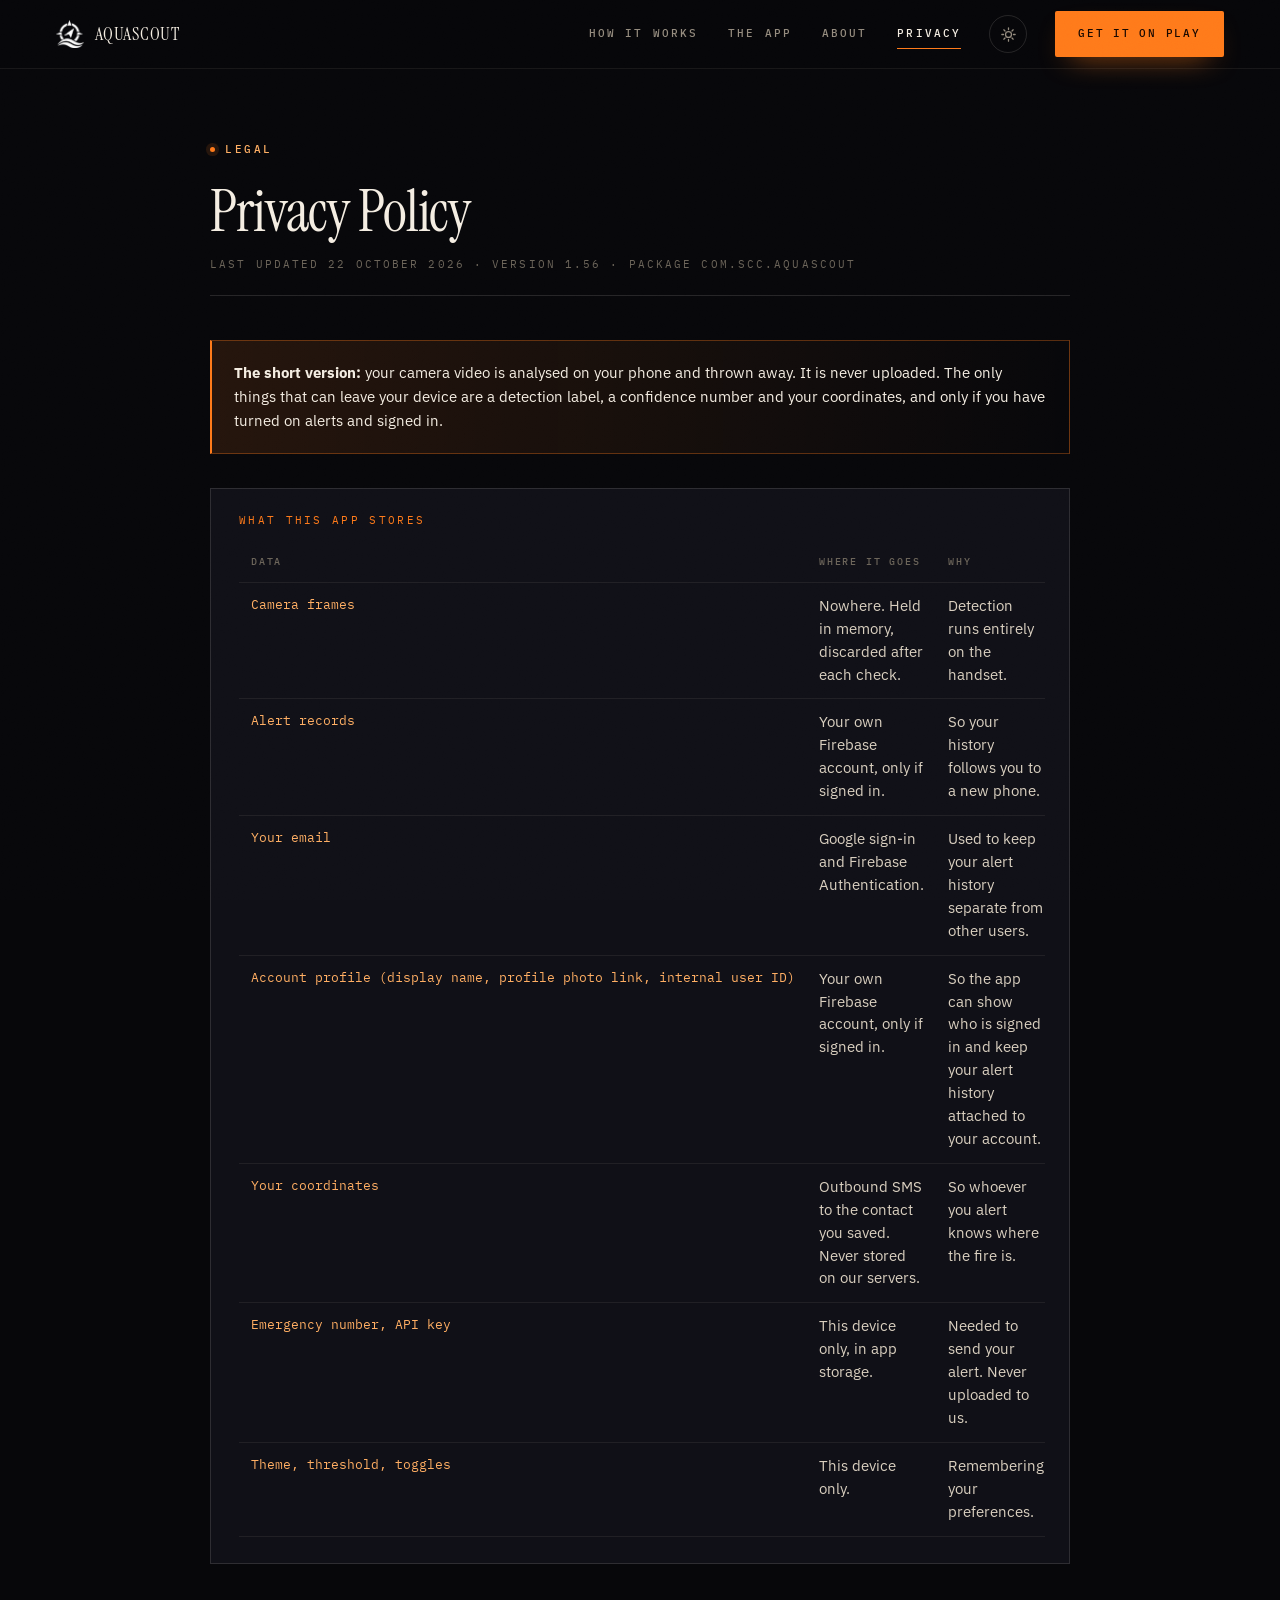
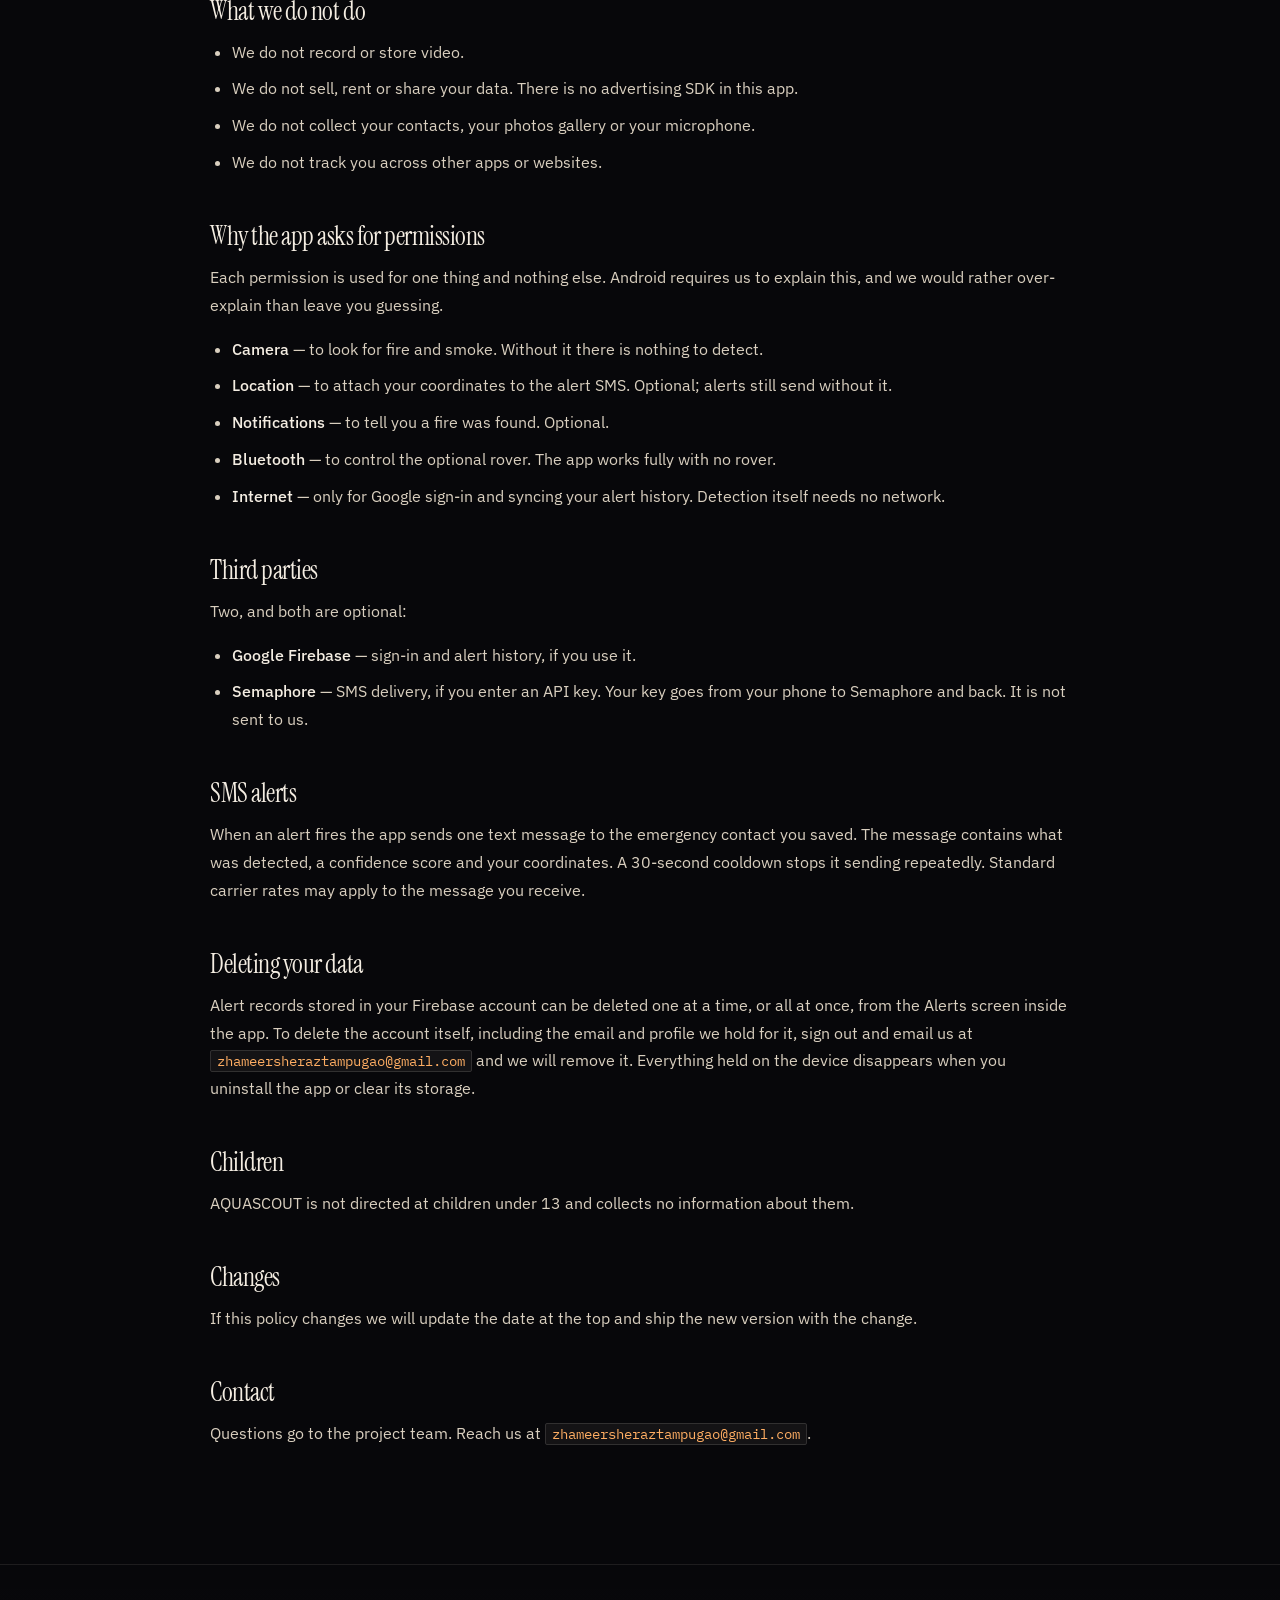
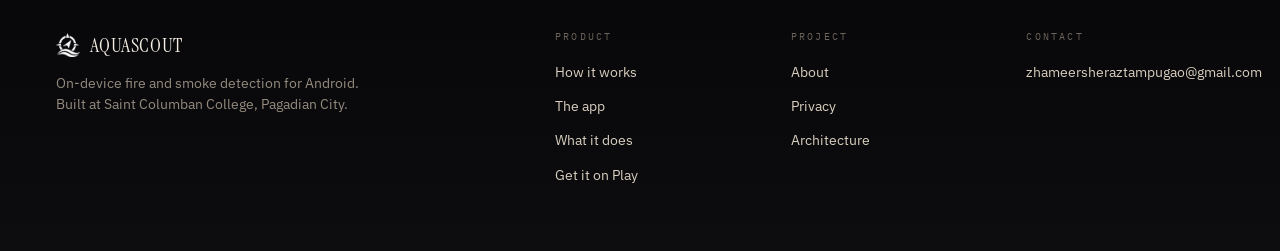
<file: privacy.html>
<!doctype html>
<html lang="en">
<head>
<meta charset="utf-8" />
<meta name="viewport" content="width=device-width, initial-scale=1" />
<title>Privacy Policy — AQUASCOUT</title>
<meta name="description" content="How AQUASCOUT handles your data. Camera frames never leave your phone." />
<meta name="theme-color" content="#08080A" />
<meta name="robots" content="index,follow" />

<meta property="og:type" content="website" />
<meta property="og:site_name" content="AQUASCOUT" />
<meta property="og:title" content="Privacy Policy — AQUASCOUT" />
<meta property="og:description" content="Camera frames never leave your phone." />
<meta property="og:image" content="/og-image.png" />
<meta name="twitter:card" content="summary_large_image" />
<meta name="twitter:image" content="/og-image.png" />

<link rel="icon" type="image/png" sizes="32x32" href="/favicon-32-light.png" media="(prefers-color-scheme: light)" />
<link rel="icon" type="image/png" sizes="16x16" href="/favicon-16-light.png" media="(prefers-color-scheme: light)" />
<link rel="icon" type="image/png" sizes="32x32" href="/favicon-32.png" />
<link rel="icon" type="image/png" sizes="16x16" href="/favicon-16.png" />
<link rel="apple-touch-icon" sizes="180x180" href="/apple-touch-icon.png" />
<link rel="manifest" href="/site.webmanifest" />
<link rel="preconnect" href="https://fonts.googleapis.com" />
<link rel="preconnect" href="https://fonts.gstatic.com" crossorigin />
<link href="https://fonts.googleapis.com/css2?family=Bricolage+Grotesque:opsz,wght@12..96,400..800&family=IBM+Plex+Mono:wght@400;500;600&family=IBM+Plex+Sans:wght@300;400;500;600&family=Instrument+Serif:ital@0;1&display=swap" rel="stylesheet" />
<link rel="stylesheet" href="/style.css" /><script>
/* Set the ground before the first paint so the page never flashes the
   other theme on reload. */
(function(){try{var t=localStorage.getItem('aq-theme');if(t==='light'||t==='dark'){document.documentElement.setAttribute('data-theme',t);}}catch(e){}})();
</script>

</head>
<body>

<div class="boot" id="boot" role="status" aria-label="Loading AQUASCOUT">
  <div class="boot-stage">
    <svg class="boot-ret" viewBox="0 0 240 240" aria-hidden="true">
      <circle class="boot-ring" cx="120" cy="120" r="76"></circle>
      <g class="boot-brackets">
        <path d="M56 92 V56 H92"></path>
        <path d="M184 56 H148 V92"></path>
        <path d="M148 184 V148 H184"></path>
        <path d="M92 148 H56 V184"></path>
      </g>
    </svg>
    <p class="boot-word">AQUASCOUT</p>
    <div class="boot-bar"><i id="bootBar"></i></div>
    <p class="boot-status" id="bootStatus">SCANNING</p>
  </div>
</div>
<noscript><style>#boot{display:none}</style></noscript>

<header class="topbar">
  <div class="wrap topbar-inner">
    <a class="brand" href="/" aria-label="AQUASCOUT home">
      <img class="brand-mark" src="/mark-light.png" alt="" width="28" height="28" />
      <span class="brand-word">AQUASCOUT</span>
    </a>

    <nav class="topnav" id="topnav">
      <a href="/#how">How it works</a>
      <a href="/#screens">The app</a>
      <a href="/about">About</a>
      <a href="/privacy" aria-current="page">Privacy</a>
    </nav>

    <button class="theme-toggle" id="themeToggle" type="button" aria-label="Switch to light mode" aria-pressed="false">
      <svg class="ic-sun" viewBox="0 0 24 24" fill="none" stroke="currentColor" stroke-width="1.8" stroke-linecap="round" aria-hidden="true">
        <circle cx="12" cy="12" r="4.2"/><path d="M12 2.6v2.4M12 19v2.4M2.6 12H5M19 12h2.4M5.4 5.4l1.7 1.7M16.9 16.9l1.7 1.7M18.6 5.4l-1.7 1.7M7.1 16.9l-1.7 1.7"/>
      </svg>
      <svg class="ic-moon" viewBox="0 0 24 24" fill="none" stroke="currentColor" stroke-width="1.8" stroke-linecap="round" stroke-linejoin="round" aria-hidden="true">
        <path d="M20 14.4A8.6 8.6 0 0 1 9.6 4a8.6 8.6 0 1 0 10.4 10.4z"/>
      </svg>
    </button>
    <a class="btn btn-ember" href="https://play.google.com/store/apps/details?id=com.scc.aquascout" target="_blank" rel="noopener">Get it on Play</a>

    <button class="burger" id="burger" aria-label="Menu" aria-expanded="false" aria-controls="topnav">
      <span></span><span></span>
    </button>
  </div>
</header>

<main>
  <div class="wrap page">
    <div class="page-inner">

      <header class="page-hd">
        <p class="kicker"><span class="tick" aria-hidden="true"></span> Legal</p>
        <h1>Privacy Policy</h1>
        <p class="meta">Last updated 22 October 2026 &middot; version 1.56 &middot; package com.scc.aquascout</p>
      </header>

      <div class="callout">
        <p><strong>The short version:</strong> your camera video is analysed on your phone and
        thrown away. It is never uploaded. The only things that can leave your device
        are a detection label, a confidence number and your coordinates, and only if
        you have turned on alerts and signed in.</p>
      </div>

      <div class="card">
        <h2>What this app stores</h2>
        <div class="table-scroll">
          <table>
            <thead><tr><th>Data</th><th>Where it goes</th><th>Why</th></tr></thead>
            <tbody>
              <tr><td data-label="Data">Camera frames</td><td data-label="Where it goes">Nowhere. Held in memory, discarded after each check.</td><td data-label="Why">Detection runs entirely on the handset.</td></tr>
              <tr><td data-label="Data">Alert records</td><td data-label="Where it goes">Your own Firebase account, only if signed in.</td><td data-label="Why">So your history follows you to a new phone.</td></tr>
              <tr><td data-label="Data">Your email</td><td data-label="Where it goes">Google sign-in and Firebase Authentication.</td><td data-label="Why">Used to keep your alert history separate from other users.</td></tr>
              <tr><td data-label="Data">Account profile (display name, profile photo link, internal user ID)</td><td data-label="Where it goes">Your own Firebase account, only if signed in.</td><td data-label="Why">So the app can show who is signed in and keep your alert history attached to your account.</td></tr>
              <tr><td data-label="Data">Your coordinates</td><td data-label="Where it goes">Outbound SMS to the contact you saved. Never stored on our servers.</td><td data-label="Why">So whoever you alert knows where the fire is.</td></tr>
              <tr><td data-label="Data">Emergency number, API key</td><td data-label="Where it goes">This device only, in app storage.</td><td data-label="Why">Needed to send your alert. Never uploaded to us.</td></tr>
              <tr><td data-label="Data">Theme, threshold, toggles</td><td data-label="Where it goes">This device only.</td><td data-label="Why">Remembering your preferences.</td></tr>
            </tbody>
          </table>
        </div>
      </div>

      <div class="prose">
        <h2>What we do not do</h2>
        <ul>
          <li>We do not record or store video.</li>
          <li>We do not sell, rent or share your data. There is no advertising SDK in this app.</li>
          <li>We do not collect your contacts, your photos gallery or your microphone.</li>
          <li>We do not track you across other apps or websites.</li>
        </ul>

        <h2>Why the app asks for permissions</h2>
        <p>Each permission is used for one thing and nothing else. Android requires
        us to explain this, and we would rather over-explain than leave you guessing.</p>
        <ul>
          <li><strong>Camera</strong> &mdash; to look for fire and smoke. Without it there is nothing to detect.</li>
          <li><strong>Location</strong> &mdash; to attach your coordinates to the alert SMS. Optional; alerts still send without it.</li>
          <li><strong>Notifications</strong> &mdash; to tell you a fire was found. Optional.</li>
          <li><strong>Bluetooth</strong> &mdash; to control the optional rover. The app works fully with no rover.</li>
          <li><strong>Internet</strong> &mdash; only for Google sign-in and syncing your alert history. Detection itself needs no network.</li>
        </ul>

        <h2>Third parties</h2>
        <p>Two, and both are optional:</p>
        <ul>
          <li><strong>Google Firebase</strong> &mdash; sign-in and alert history, if you use it.</li>
          <li><strong>Semaphore</strong> &mdash; SMS delivery, if you enter an API key. Your key goes
          from your phone to Semaphore and back. It is not sent to us.</li>
        </ul>

        <h2>SMS alerts</h2>
        <p>When an alert fires the app sends one text message to the emergency contact
        you saved. The message contains what was detected, a confidence score and your
        coordinates. A 30-second cooldown stops it sending repeatedly. Standard carrier
        rates may apply to the message you receive.</p>

        <h2 id="deleting-your-data">Deleting your data</h2>
        <p>Alert records stored in your Firebase account can be deleted one at a time,
        or all at once, from the Alerts screen inside the app. To delete the account
        itself, including the email and profile we hold for it, sign out and email us
        at <code>zhameersheraztampugao@gmail.com</code> and we will remove it.
        Everything held on the device disappears when you uninstall the app or clear
        its storage.</p>

        <h2>Children</h2>
        <p>AQUASCOUT is not directed at children under 13 and collects no information
        about them.</p>

        <h2>Changes</h2>
        <p>If this policy changes we will update the date at the top and ship the new
        version with the change.</p>

        <h2>Contact</h2>
        <p>Questions go to the project team. Reach us at <code>zhameersheraztampugao@gmail.com</code>.</p>
      </div>

    </div>
  </div>
</main>

<footer class="foot">
  <div class="wrap foot-inner">
    <div class="foot-l">
      <span class="foot-brand"><img src="/mark-light.png" alt="" width="24" height="24" /> AQUASCOUT</span>
      <span class="foot-sub">On-device fire and smoke detection for Android. Built at Saint Columban College, Pagadian City.</span>
    </div>

    <div>
      <p class="foot-h">Product</p>
      <nav class="foot-nav">
        <a href="/#how">How it works</a>
        <a href="/#screens">The app</a>
        <a href="/#does">What it does</a>
        <a href="/#get">Get it on Play</a>
      </nav>
    </div>

    <div>
      <p class="foot-h">Project</p>
      <nav class="foot-nav">
        <a href="/about">About</a>
        <a href="/privacy">Privacy</a>
        <a href="/diagrams/aquascout-architecture">Architecture</a>
      </nav>
    </div>

    <div>
      <p class="foot-h">Contact</p>
      <nav class="foot-nav">
        <a class="foot-mail" href="mailto:zhameersheraztampugao@gmail.com">zhameersheraztampugao@gmail.com</a>
      </nav>
    </div>
  </div>
</footer>

<script src="/theme.js"></script>
<script src="/boot.js"></script>
<script src="/nav.js"></script>
</body>
</html>
</file>
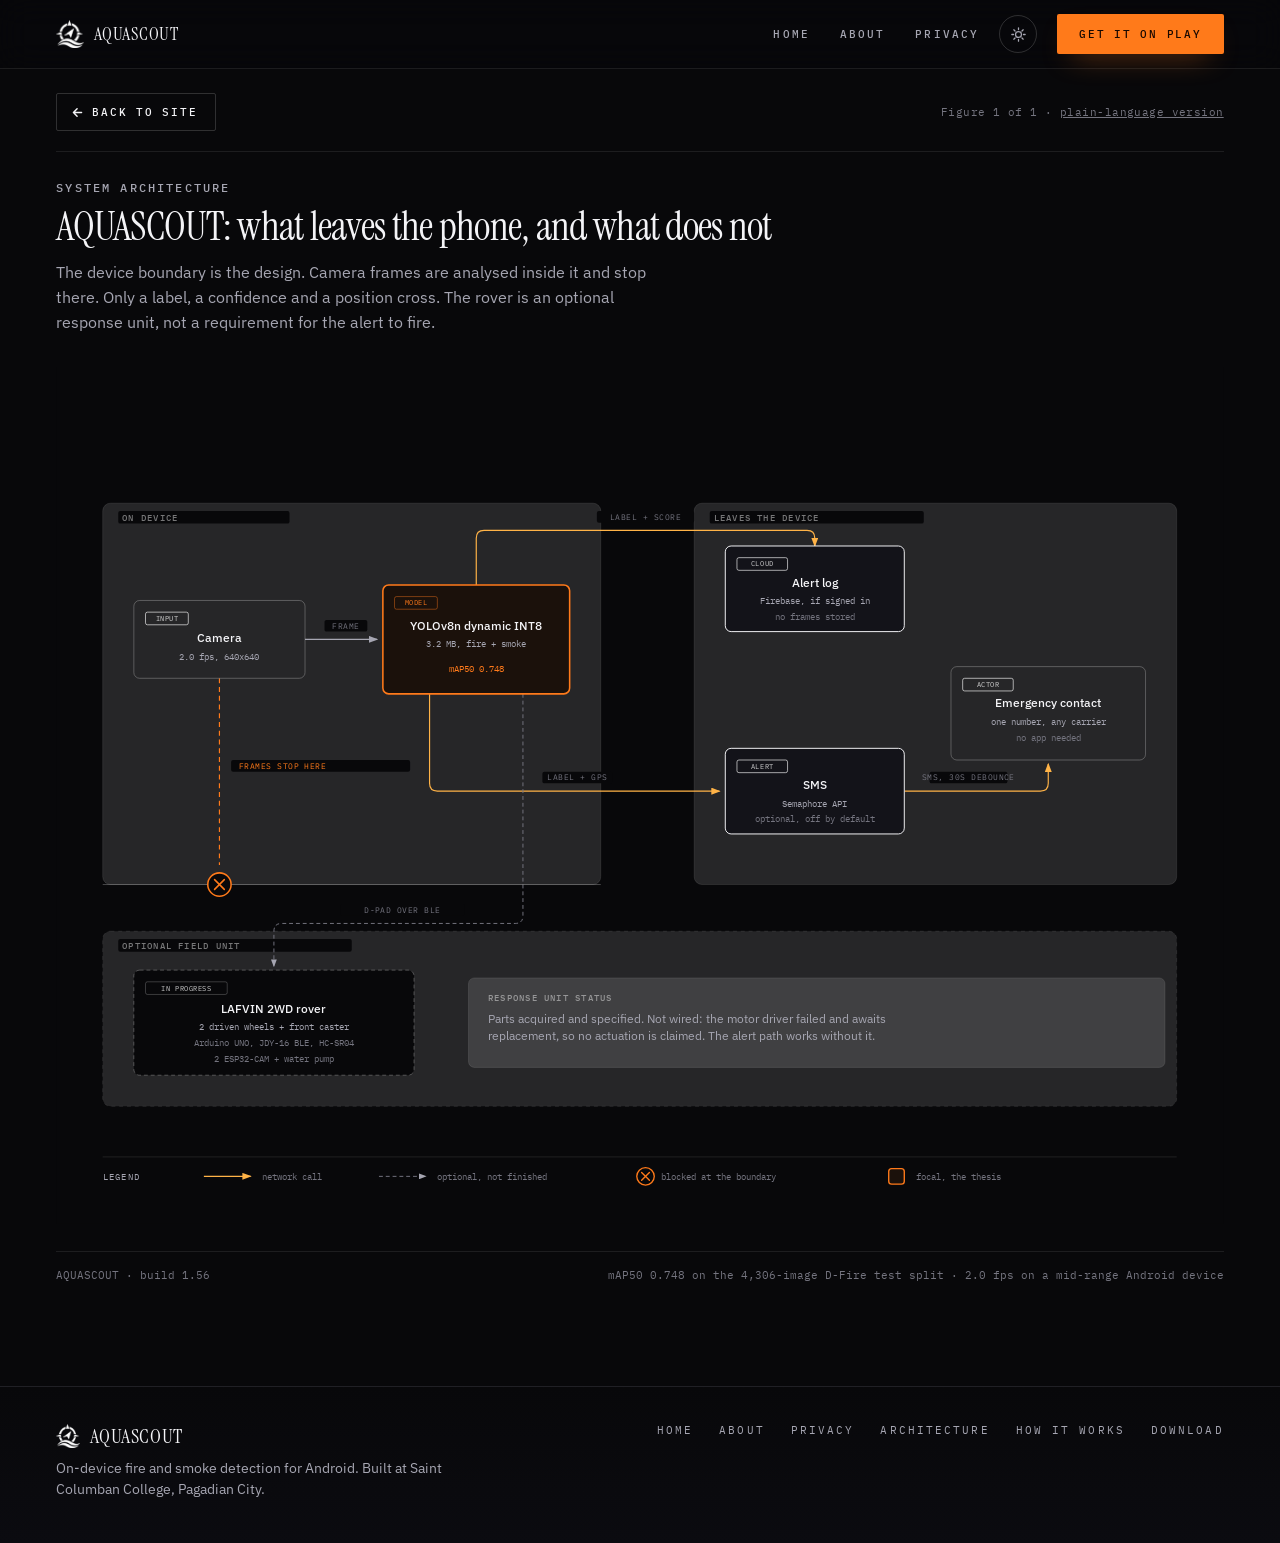
<file: diagrams/aquascout-architecture.html>
<!doctype html>
<html lang="en">
<head>
<meta charset="utf-8" />
<meta name="viewport" content="width=device-width, initial-scale=1" />
<meta name="theme-color" content="#08080A" />
<title>AQUASCOUT system architecture</title>
<link rel="icon" type="image/png" sizes="32x32" href="/favicon-32-light.png" media="(prefers-color-scheme: light)" />
<link rel="icon" type="image/png" sizes="16x16" href="/favicon-16-light.png" media="(prefers-color-scheme: light)" />
<link rel="icon" type="image/png" sizes="32x32" href="/favicon-32.png" />
<link rel="icon" type="image/png" sizes="16x16" href="/favicon-16.png" />
<link rel="apple-touch-icon" sizes="180x180" href="/apple-touch-icon.png">
<link rel="preconnect" href="https://fonts.googleapis.com">
<link rel="preconnect" href="https://fonts.gstatic.com" crossorigin>
<link rel="stylesheet" href="/diagrams/chrome.css">
<script>
/* Set the ground before the first paint so the page never flashes the
   other theme on reload. */
(function(){try{var t=localStorage.getItem('aq-theme');if(t==='light'||t==='dark'){document.documentElement.setAttribute('data-theme',t);}}catch(e){}})();
</script>

<style>
  :root{
    --paper:#08080A; --paper-2:#0E0E13; --ink:#F4F4F7; --muted:#A6A6B2;
    --soft:#74747F; --rule:rgba(255,255,255,.085); --rule-solid:rgba(255,255,255,.16);
    --accent:#FF7A1A; --accent-tint:rgba(255,122,26,.13); --link:#FFB347;
  }
  *{box-sizing:border-box}
  body{
    margin:0; background:var(--paper); color:var(--ink);
    font-family:"IBM Plex Sans",system-ui,sans-serif;
    -webkit-font-smoothing:antialiased;
  }
  .wrap{max-width:1560px; margin:0 auto; padding:24px clamp(20px, 4.4vw, 72px) 56px}
  .topline{
    display:flex; align-items:center; justify-content:space-between;
    gap:16px; flex-wrap:wrap;
    padding-bottom:20px; margin-bottom:28px;
    border-bottom:1px solid var(--rule);
  }
  .home{
    display:inline-flex; align-items:center; gap:8px;
    font-family:"IBM Plex Mono",monospace;
    font-size:11px; font-weight:500;
    letter-spacing:.16em; text-transform:uppercase;
    color:var(--ink); text-decoration:none;
    border:1px solid var(--rule-solid); border-radius:2px;
    padding:11px 18px 11px 14px;
    transition:border-color .18s, background .18s;
  }
  .home:hover{ border-color:var(--accent); color:var(--accent); background:var(--paper-2); }
  .home svg{ transition:transform .18s; }
  .home:hover svg{ transform:translateX(-3px); }
  .home:focus-visible{ outline:2px solid var(--link); outline-offset:2px; }
  .topline-note{
    font-family:"IBM Plex Mono",monospace; font-size:11px;
    color:var(--soft); letter-spacing:.04em;
  }
  .eyebrow{
    font-family:"IBM Plex Mono",monospace; font-size:12px; font-weight:500;
    letter-spacing:.18em; text-transform:uppercase; color:var(--muted);
    margin:0 0 10px;
  }
  h1{font-family:"Instrument Serif",Georgia,serif; font-weight:400; letter-spacing:-.018em; line-height:1.08; font-size:40px; margin:0 0 12px; }
  .sub{ margin:0 0 32px; font-size:16px; line-height:1.55; color:var(--muted); max-width:62ch }
  /* Scoped to .chart on purpose: a bare svg{width:100%} also caught the small
     inline icons in the page chrome and blew them up to full width. */
  .chart{ display:block; width:100%; height:auto; overflow:visible }
  .foot{
    margin-top:28px; padding-top:16px; border-top:1px solid var(--rule);
    font-family:"IBM Plex Mono",monospace; font-size:11px; color:var(--soft);
    display:flex; justify-content:space-between; gap:16px; flex-wrap:wrap;
  }
</style>
<link href="https://fonts.googleapis.com/css2?family=Bricolage+Grotesque:opsz,wght@12..96,400..800&family=IBM+Plex+Mono:wght@400;500;600&family=IBM+Plex+Sans:wght@300;400;500;600&family=Instrument+Serif:ital@0;1&display=swap" rel="stylesheet" />
</head>
<body>
<header class="aq-topbar">
  <div class="aq-topbar-inner">
    <a class="aq-brand" href="/" aria-label="AQUASCOUT home">
      <img src="/mark-light.png" alt="" width="30" height="30" />
      <span>AQUASCOUT</span>
    </a>
    <nav class="aq-nav" id="aqnav">
      <a href="/">Home</a>
      
      <a href="/about">About</a>
      <a href="/privacy">Privacy</a>
    </nav>
    <button class="theme-toggle aq-theme-toggle" id="themeToggle" type="button" aria-label="Switch to light mode" aria-pressed="false">
      <svg class="ic-sun" viewBox="0 0 24 24" fill="none" stroke="currentColor" stroke-width="1.8" stroke-linecap="round" aria-hidden="true">
        <circle cx="12" cy="12" r="4.2"/><path d="M12 2.6v2.4M12 19v2.4M2.6 12H5M19 12h2.4M5.4 5.4l1.7 1.7M16.9 16.9l1.7 1.7M18.6 5.4l-1.7 1.7M7.1 16.9l-1.7 1.7"/>
      </svg>
      <svg class="ic-moon" viewBox="0 0 24 24" fill="none" stroke="currentColor" stroke-width="1.8" stroke-linecap="round" stroke-linejoin="round" aria-hidden="true">
        <path d="M20 14.4A8.6 8.6 0 0 1 9.6 4a8.6 8.6 0 1 0 10.4 10.4z"/>
      </svg>
    </button>
    <a class="aq-cta" href="https://play.google.com/store/apps/details?id=com.scc.aquascout" target="_blank" rel="noopener">Get it on Play</a>
    <button class="aq-burger" id="aqburger" aria-label="Menu" aria-expanded="false" aria-controls="aqnav">
      <span></span><span></span>
    </button>
  </div>
</header>

<div class="wrap">

  <div class="topline">
    <a class="home" href="/">
      <svg viewBox="0 0 16 16" width="13" height="13" fill="none" stroke="currentColor" stroke-width="1.8" stroke-linecap="round" stroke-linejoin="round" aria-hidden="true"><path d="M13 8H3M7.5 3.5L3 8l4.5 4.5"/></svg>
      Back to site
    </a>
    <span class="topline-note">Figure 1 of 1 &middot;
      <a href="/diagrams/how-it-works.html" style="color:inherit;text-decoration:underline">plain-language version</a>
    </span>
  </div>

  <p class="eyebrow">System architecture</p>
  <h1>AQUASCOUT: what leaves the phone, and what does not</h1>
  <p class="sub">
    The device boundary is the design. Camera frames are analysed inside it and stop
    there. Only a label, a confidence and a position cross. The rover is an optional
    response unit, not a requirement for the alert to fire.
  </p>

<svg class="chart" viewBox="0 0 1200 880" role="img" aria-labelledby="arch-title arch-desc" xmlns="http://www.w3.org/2000/svg">
  <title id="arch-title">AQUASCOUT system architecture</title>
  <desc id="arch-desc">The camera feeds a YOLOv8n model inside the device boundary. From the model, a label and confidence go to the alert log, a label and GPS position go out by SMS to the emergency contact, and D-pad commands go to an optional rover. Camera frames stop at the boundary and never reach either cloud service.</desc>

  <defs>
    <marker id="arrow" markerWidth="8" markerHeight="6" refX="7" refY="3" orient="auto">
      <polygon points="0 0, 8 3, 0 6" fill="var(--aq-text-2)"/>
    </marker>
    <marker id="arrow-accent" markerWidth="8" markerHeight="6" refX="7" refY="3" orient="auto">
      <polygon points="0 0, 8 3, 0 6" fill="var(--aq-ember)"/>
    </marker>
    <marker id="arrow-link" markerWidth="8" markerHeight="6" refX="7" refY="3" orient="auto">
      <polygon points="0 0, 8 3, 0 6" fill="var(--aq-ember-hi)"/>
    </marker>
  </defs>

  <rect width="1200" height="880" fill="var(--aq-bg)"/>

  <!-- ══ ZONES ══════════════════════════════════════════════ -->
  <rect x="48" y="140" width="512" height="392" rx="8"
        fill="var(--aq-onbg-3)" stroke="var(--aq-onbg-3)" stroke-width="0.8"/>
  <rect x="656" y="140" width="496" height="392" rx="8"
        fill="var(--aq-onbg-3)" stroke="var(--aq-onbg-3)" stroke-width="0.8"/>
  <rect x="48" y="580" width="1104" height="180" rx="8"
        fill="var(--aq-onbg-3)" stroke="var(--aq-onbg-3)"
        stroke-width="0.8" stroke-dasharray="4,4"/>

  <!-- zone label masks -->
  <rect x="64" y="148" width="176" height="13" rx="2" fill="var(--aq-bg)"/>
  <text x="68" y="158" font-family="'IBM Plex Mono',monospace" font-size="9" font-weight="500"
        fill="var(--aq-onbg)" letter-spacing="0.14em">ON DEVICE</text>

  <rect x="672" y="148" width="220" height="13" rx="2" fill="var(--aq-bg)"/>
  <text x="676" y="158" font-family="'IBM Plex Mono',monospace" font-size="9" font-weight="500"
        fill="var(--aq-onbg)" letter-spacing="0.14em">LEAVES THE DEVICE</text>

  <rect x="64" y="588" width="240" height="13" rx="2" fill="var(--aq-bg)"/>
  <text x="68" y="598" font-family="'IBM Plex Mono',monospace" font-size="9" font-weight="500"
        fill="var(--aq-onbg)" letter-spacing="0.14em">OPTIONAL FIELD UNIT</text>

  <!-- ══ CONNECTORS (drawn before boxes) ═════════════════════ -->

  <!-- 1. camera -> model, straight (shared y) -->
  <line x1="256" y1="280" x2="330" y2="280"
        stroke="var(--aq-text-2)" stroke-width="1.2" marker-end="url(#arrow)"/>

  <!-- 2. model -> alert log (HTTPS to Firebase) -->
  <path d="M 432,224 V 176 Q 432,168 440,168 H 772 Q 780,168 780,176 V 184"
        fill="none" stroke="var(--aq-ember-hi)" stroke-width="1.2" marker-end="url(#arrow-link)"/>

  <!-- 3. model -> SMS alert -->
  <path d="M 384,336 V 428 Q 384,436 392,436 H 682"
        fill="none" stroke="var(--aq-ember-hi)" stroke-width="1.2" marker-end="url(#arrow-link)"/>

  <!-- 4. SMS -> emergency contact -->
  <path d="M 872,436 H 1012 Q 1020,436 1020,428 V 408"
        fill="none" stroke="var(--aq-ember-hi)" stroke-width="1.2" marker-end="url(#arrow-link)"/>

  <!-- 5. model -> rover (dashed: optional, in progress) -->
  <path d="M 480,336 V 564 Q 480,572 472,572 H 232 Q 224,572 224,580 V 616"
        fill="none" stroke="var(--aq-soft)" stroke-width="1" stroke-dasharray="4,3"
        marker-end="url(#arrow)"/>

  <!-- 6. FORBIDDEN: frames stop at the boundary -->
  <line x1="168" y1="320" x2="168" y2="512"
        stroke="var(--aq-ember)" stroke-width="1.2" stroke-dasharray="5,4"/>

  <!-- ══ ARROW LABELS (mask + 8px gap above the stroke) ══════ -->

  <rect x="276" y="260" width="44" height="12" rx="2" fill="var(--aq-bg)"/>
  <text x="298" y="269" font-family="'IBM Plex Mono',monospace" font-size="8"
        fill="var(--aq-soft)" text-anchor="middle" letter-spacing="0.06em">FRAME</text>

  <rect x="556" y="148" width="100" height="12" rx="2" fill="var(--aq-bg)"/>
  <text x="606" y="157" font-family="'IBM Plex Mono',monospace" font-size="8"
        fill="var(--aq-soft)" text-anchor="middle" letter-spacing="0.06em">LABEL + SCORE</text>

  <rect x="500" y="416" width="72" height="12" rx="2" fill="var(--aq-bg)"/>
  <text x="536" y="425" font-family="'IBM Plex Mono',monospace" font-size="8"
        fill="var(--aq-soft)" text-anchor="middle" letter-spacing="0.06em">LABEL + GPS</text>

  <rect x="898" y="416" width="80" height="12" rx="2" fill="var(--aq-bg)"/>
  <text x="938" y="425" font-family="'IBM Plex Mono',monospace" font-size="8"
        fill="var(--aq-soft)" text-anchor="middle" letter-spacing="0.06em">SMS, 30S DEBOUNCE</text>

  <rect x="292" y="552" width="128" height="12" rx="2" fill="var(--aq-bg)"/>
  <text x="356" y="561" font-family="'IBM Plex Mono',monospace" font-size="8"
        fill="var(--aq-soft)" text-anchor="middle" letter-spacing="0.06em">D-PAD OVER BLE</text>

  <!-- forbidden label sits beside the vertical run, 12px to the right -->
  <rect x="180" y="404" width="184" height="12" rx="2" fill="var(--aq-bg)"/>
  <text x="188" y="413" font-family="'IBM Plex Mono',monospace" font-size="8"
        fill="var(--aq-ember)" letter-spacing="0.06em">FRAMES STOP HERE</text>

  <!-- ══ STOP SYMBOL on the device boundary ═════════════════ -->
  <line x1="48" y1="532" x2="560" y2="532" stroke="var(--aq-onbg-4)" stroke-width="1"/>
  <circle cx="168" cy="532" r="12" fill="var(--aq-bg)" stroke="var(--aq-ember)" stroke-width="1.6"/>
  <path d="M 163,527 L 173,537 M 173,527 L 163,537" stroke="var(--aq-ember)" stroke-width="1.6" stroke-linecap="round"/>

  <!-- ══ NODES ═══════════════════════════════════════════════ -->

  <!-- Camera -->
  <rect x="80" y="240" width="176" height="80" rx="6" fill="var(--aq-bg)"/>
  <rect x="80" y="240" width="176" height="80" rx="6" fill="var(--aq-onbg-3)"
        stroke="var(--aq-onbg-4)" stroke-width="1"/>
  <rect x="92" y="252" width="44" height="13" rx="2" fill="none"
        stroke="var(--aq-onbg-2)" stroke-width="0.8"/>
  <text x="114" y="261" font-family="'IBM Plex Mono',monospace" font-size="7"
        fill="var(--aq-onbg-2)" text-anchor="middle" letter-spacing="0.08em">INPUT</text>
  <text x="168" y="283" font-family="'IBM Plex Sans',sans-serif" font-size="12" font-weight="500"
        fill="var(--aq-text)" text-anchor="middle">Camera</text>
  <text x="168" y="301" font-family="'IBM Plex Mono',monospace" font-size="9"
        fill="var(--aq-text-2)" text-anchor="middle">2.0 fps, 640x640</text>

  <!-- Model - FOCAL -->
  <rect x="336" y="224" width="192" height="112" rx="6" fill="var(--aq-bg)"/>
  <rect x="336" y="224" width="192" height="112" rx="6" fill="rgba(255,122,26,0.08)"
        stroke="var(--aq-ember)" stroke-width="1.6"/>
  <rect x="348" y="236" width="44" height="13" rx="2" fill="none"
        stroke="rgba(255,122,26,0.55)" stroke-width="0.8"/>
  <text x="370" y="245" font-family="'IBM Plex Mono',monospace" font-size="7"
        fill="var(--aq-ember)" text-anchor="middle" letter-spacing="0.08em">MODEL</text>
  <text x="432" y="270" font-family="'IBM Plex Sans',sans-serif" font-size="12" font-weight="500"
        fill="var(--aq-text)" text-anchor="middle">YOLOv8n dynamic INT8</text>
  <text x="432" y="288" font-family="'IBM Plex Mono',monospace" font-size="9"
        fill="var(--aq-text-2)" text-anchor="middle">3.2 MB, fire + smoke</text>
  <text x="432" y="314" font-family="'IBM Plex Mono',monospace" font-size="9"
        fill="var(--aq-ember)" text-anchor="middle">mAP50 0.748</text>

  <!-- Alert log (Firebase) -->
  <rect x="688" y="184" width="184" height="88" rx="6" fill="var(--aq-bg)"/>
  <rect x="688" y="184" width="184" height="88" rx="6" fill="var(--aq-panel)"
        stroke="var(--aq-text)" stroke-width="1"/>
  <rect x="700" y="196" width="52" height="13" rx="2" fill="none"
        stroke="var(--aq-onbg-2)" stroke-width="0.8"/>
  <text x="726" y="205" font-family="'IBM Plex Mono',monospace" font-size="7"
        fill="var(--aq-onbg-2)" text-anchor="middle" letter-spacing="0.08em">CLOUD</text>
  <text x="780" y="226" font-family="'IBM Plex Sans',sans-serif" font-size="12" font-weight="500"
        fill="var(--aq-text)" text-anchor="middle">Alert log</text>
  <text x="780" y="244" font-family="'IBM Plex Mono',monospace" font-size="9"
        fill="var(--aq-text-2)" text-anchor="middle">Firebase, if signed in</text>
  <text x="780" y="260" font-family="'IBM Plex Mono',monospace" font-size="9"
        fill="var(--aq-soft)" text-anchor="middle">no frames stored</text>

  <!-- SMS -->
  <rect x="688" y="392" width="184" height="88" rx="6" fill="var(--aq-bg)"/>
  <rect x="688" y="392" width="184" height="88" rx="6" fill="var(--aq-panel)"
        stroke="var(--aq-text)" stroke-width="1"/>
  <rect x="700" y="404" width="52" height="13" rx="2" fill="none"
        stroke="var(--aq-onbg-2)" stroke-width="0.8"/>
  <text x="726" y="413" font-family="'IBM Plex Mono',monospace" font-size="7"
        fill="var(--aq-onbg-2)" text-anchor="middle" letter-spacing="0.08em">ALERT</text>
  <text x="780" y="434" font-family="'IBM Plex Sans',sans-serif" font-size="12" font-weight="500"
        fill="var(--aq-text)" text-anchor="middle">SMS</text>
  <text x="780" y="452" font-family="'IBM Plex Mono',monospace" font-size="9"
        fill="var(--aq-text-2)" text-anchor="middle">Semaphore API</text>
  <text x="780" y="468" font-family="'IBM Plex Mono',monospace" font-size="9"
        fill="var(--aq-soft)" text-anchor="middle">optional, off by default</text>

  <!-- Emergency contact -->
  <rect x="920" y="308" width="200" height="96" rx="6" fill="var(--aq-bg)"/>
  <rect x="920" y="308" width="200" height="96" rx="6" fill="var(--aq-onbg-3)"
        stroke="var(--aq-onbg-4)" stroke-width="1"/>
  <rect x="932" y="320" width="52" height="13" rx="2" fill="none"
        stroke="var(--aq-onbg-2)" stroke-width="0.8"/>
  <text x="958" y="329" font-family="'IBM Plex Mono',monospace" font-size="7"
        fill="var(--aq-onbg-2)" text-anchor="middle" letter-spacing="0.08em">ACTOR</text>
  <text x="1020" y="350" font-family="'IBM Plex Sans',sans-serif" font-size="12" font-weight="500"
        fill="var(--aq-text)" text-anchor="middle">Emergency contact</text>
  <text x="1020" y="368" font-family="'IBM Plex Mono',monospace" font-size="9"
        fill="var(--aq-text-2)" text-anchor="middle">one number, any carrier</text>
  <text x="1020" y="384" font-family="'IBM Plex Mono',monospace" font-size="9"
        fill="var(--aq-soft)" text-anchor="middle">no app needed</text>

  <!-- Rover -->
  <rect x="80" y="620" width="288" height="108" rx="6" fill="var(--aq-bg)"/>
  <rect x="80" y="620" width="288" height="108" rx="6" fill="none"
        stroke="var(--aq-onbg-4)" stroke-width="1" stroke-dasharray="4,3"/>
  <rect x="92" y="632" width="84" height="13" rx="2" fill="none"
        stroke="var(--aq-onbg-4)" stroke-width="0.8"/>
  <text x="134" y="641" font-family="'IBM Plex Mono',monospace" font-size="7"
        fill="var(--aq-onbg-2)" text-anchor="middle" letter-spacing="0.08em">IN PROGRESS</text>
  <text x="224" y="664" font-family="'IBM Plex Sans',sans-serif" font-size="12" font-weight="500"
        fill="var(--aq-text)" text-anchor="middle">LAFVIN 2WD rover</text>
  <text x="224" y="682" font-family="'IBM Plex Mono',monospace" font-size="9"
        fill="var(--aq-text-2)" text-anchor="middle">2 driven wheels + front caster</text>
  <text x="224" y="698" font-family="'IBM Plex Mono',monospace" font-size="9"
        fill="var(--aq-soft)" text-anchor="middle">Arduino UNO, JDY-16 BLE, HC-SR04</text>
  <text x="224" y="714" font-family="'IBM Plex Mono',monospace" font-size="9"
        fill="var(--aq-soft)" text-anchor="middle">2 ESP32-CAM + water pump</text>

  <!-- rover build-status note -->
  <rect x="424" y="628" width="716" height="92" rx="6" fill="var(--aq-onbg-3)"
        stroke="var(--aq-onbg-3)" stroke-width="0.8"/>
  <text x="444" y="652" font-family="'IBM Plex Mono',monospace" font-size="9" font-weight="500"
        fill="var(--aq-onbg)" letter-spacing="0.14em">RESPONSE UNIT STATUS</text>
  <text x="444" y="674" font-family="'IBM Plex Sans',sans-serif" font-size="12"
        fill="var(--aq-text-2)">Parts acquired and specified. Not wired: the motor driver failed and awaits</text>
  <text x="444" y="692" font-family="'IBM Plex Sans',sans-serif" font-size="12"
        fill="var(--aq-text-2)">replacement, so no actuation is claimed. The alert path works without it.</text>

  <!-- ══ LEGEND (horizontal strip) ═══════════════════════════ -->
  <line x1="48" y1="812" x2="1152" y2="812" stroke="var(--aq-onbg-3)" stroke-width="0.8"/>
  <text x="48" y="836" font-family="'IBM Plex Mono',monospace" font-size="9"
        fill="var(--aq-text-2)" letter-spacing="0.14em">LEGEND</text>

  <line x1="152" y1="832" x2="200" y2="832" stroke="var(--aq-ember-hi)" stroke-width="1.2"
        marker-end="url(#arrow-link)"/>
  <text x="212" y="836" font-family="'IBM Plex Mono',monospace" font-size="9" fill="var(--aq-soft)">network call</text>

  <line x1="332" y1="832" x2="380" y2="832" stroke="var(--aq-soft)" stroke-width="1"
        stroke-dasharray="4,3" marker-end="url(#arrow)"/>
  <text x="392" y="836" font-family="'IBM Plex Mono',monospace" font-size="9" fill="var(--aq-soft)">optional, not finished</text>

  <circle cx="606" cy="832" r="9" fill="var(--aq-bg)" stroke="var(--aq-ember)" stroke-width="1.4"/>
  <path d="M 602,828 L 610,836 M 610,828 L 602,836" stroke="var(--aq-ember)" stroke-width="1.4" stroke-linecap="round"/>
  <text x="622" y="836" font-family="'IBM Plex Mono',monospace" font-size="9" fill="var(--aq-soft)">blocked at the boundary</text>

  <rect x="856" y="824" width="16" height="16" rx="3" fill="rgba(255,122,26,0.08)"
        stroke="var(--aq-ember)" stroke-width="1.4"/>
  <text x="884" y="836" font-family="'IBM Plex Mono',monospace" font-size="9" fill="var(--aq-soft)">focal, the thesis</text>
</svg>

  <div class="foot">
    <span>AQUASCOUT &middot; build 1.56</span>
    <span>mAP50 0.748 on the 4,306-image D-Fire test split &middot; 2.0 fps on a mid-range Android device</span>
  </div>

</div>
<footer class="aq-foot">
  <div class="aq-foot-inner">
    <div class="aq-foot-l">
      <span class="aq-foot-brand"><img src="/mark-light.png" alt="" width="22" height="22" /> AQUASCOUT</span>
      <span class="aq-foot-sub">On-device fire and smoke detection for Android. Built at Saint Columban College, Pagadian City.</span>
    </div>
    <nav class="aq-foot-nav">
      <a href="/">Home</a>
      
      <a href="/about">About</a>
      <a href="/privacy">Privacy</a>
      <a href="/diagrams/aquascout-architecture">Architecture</a>
      <a href="/diagrams/how-it-works">How it works</a>
      <a href="/#get">Download</a>
    </nav>
  </div>
</footer>
<script>
// Same burger behaviour as nav.js, under the aq- ids this page uses.
(function () {
  var b = document.getElementById("aqburger"), n = document.getElementById("aqnav");
  if (!b || !n) return;
  b.addEventListener("click", function () {
    var open = n.classList.toggle("open");
    b.setAttribute("aria-expanded", open ? "true" : "false");
  });
  n.addEventListener("click", function (e) {
    if (e.target.tagName === "A") { n.classList.remove("open"); b.setAttribute("aria-expanded", "false"); }
  });
})();
</script>
<script src="/theme.js"></script>
</body>
</html>
</file>
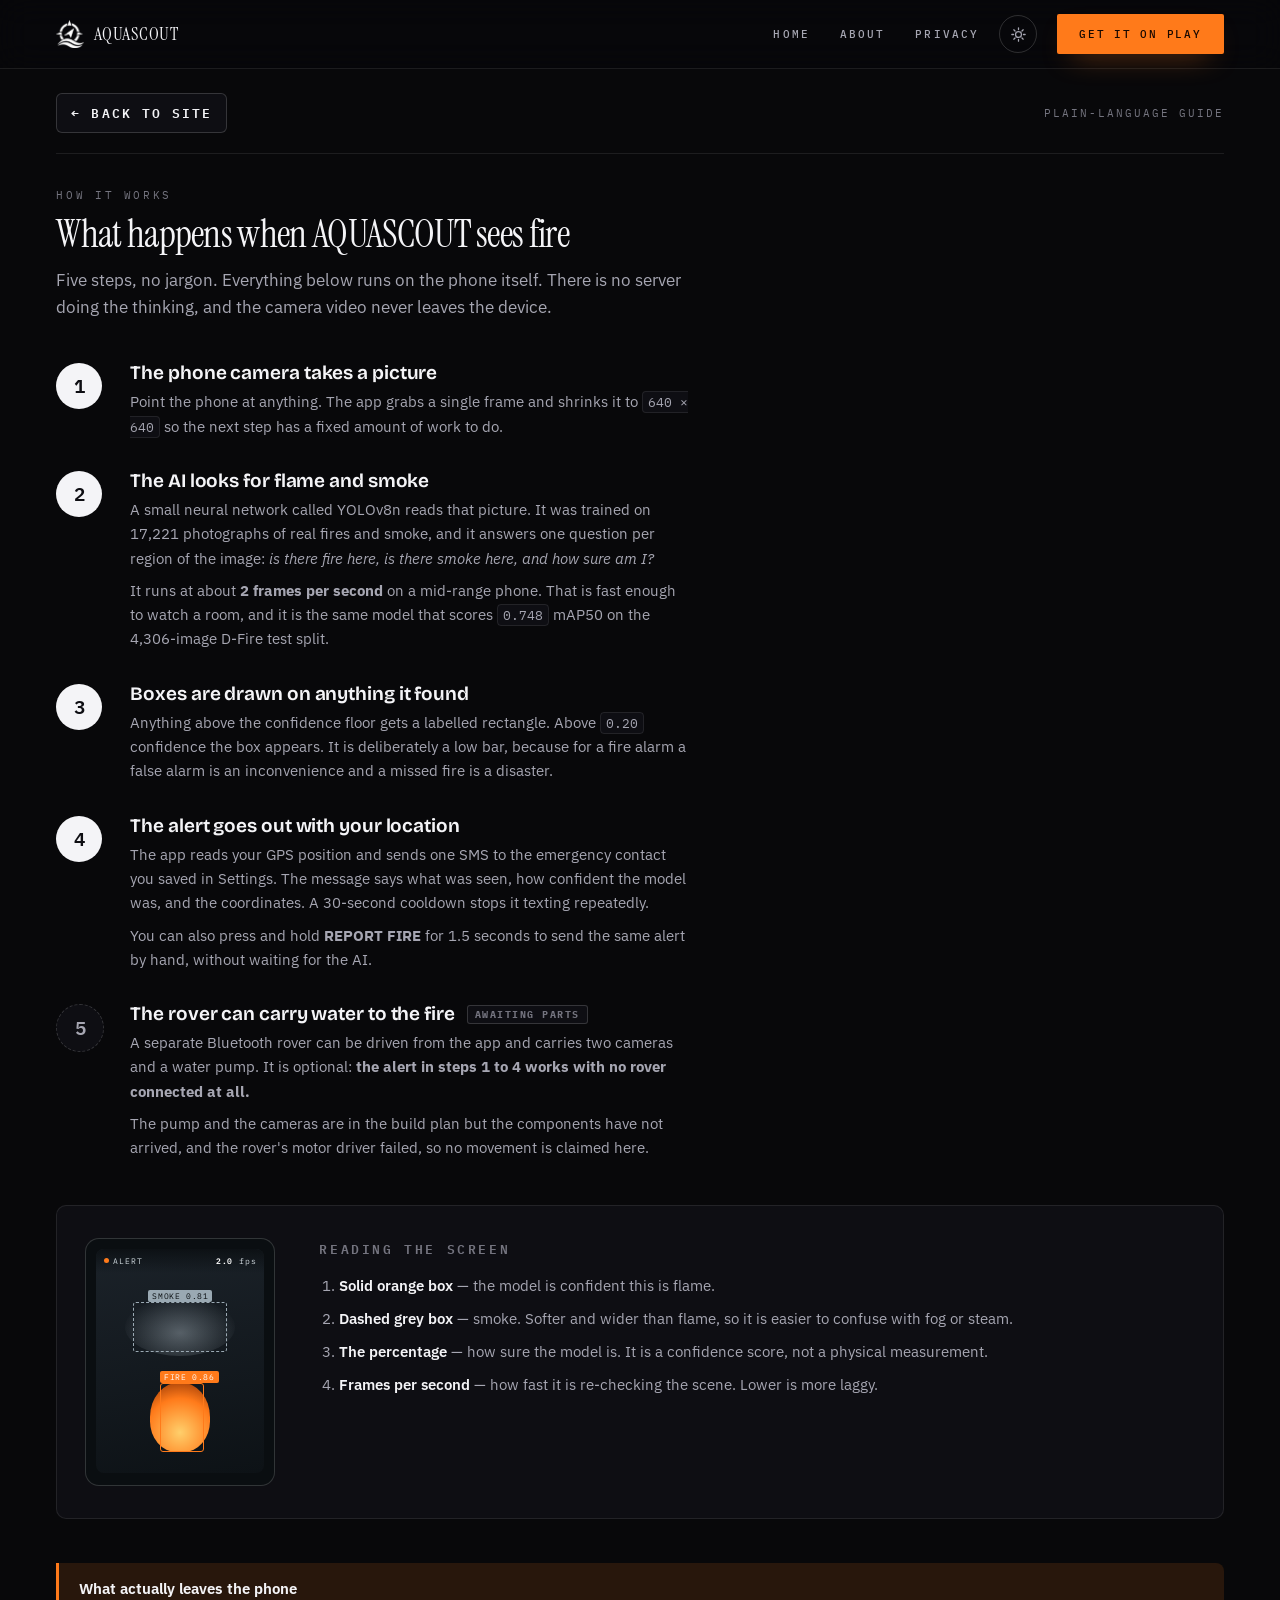
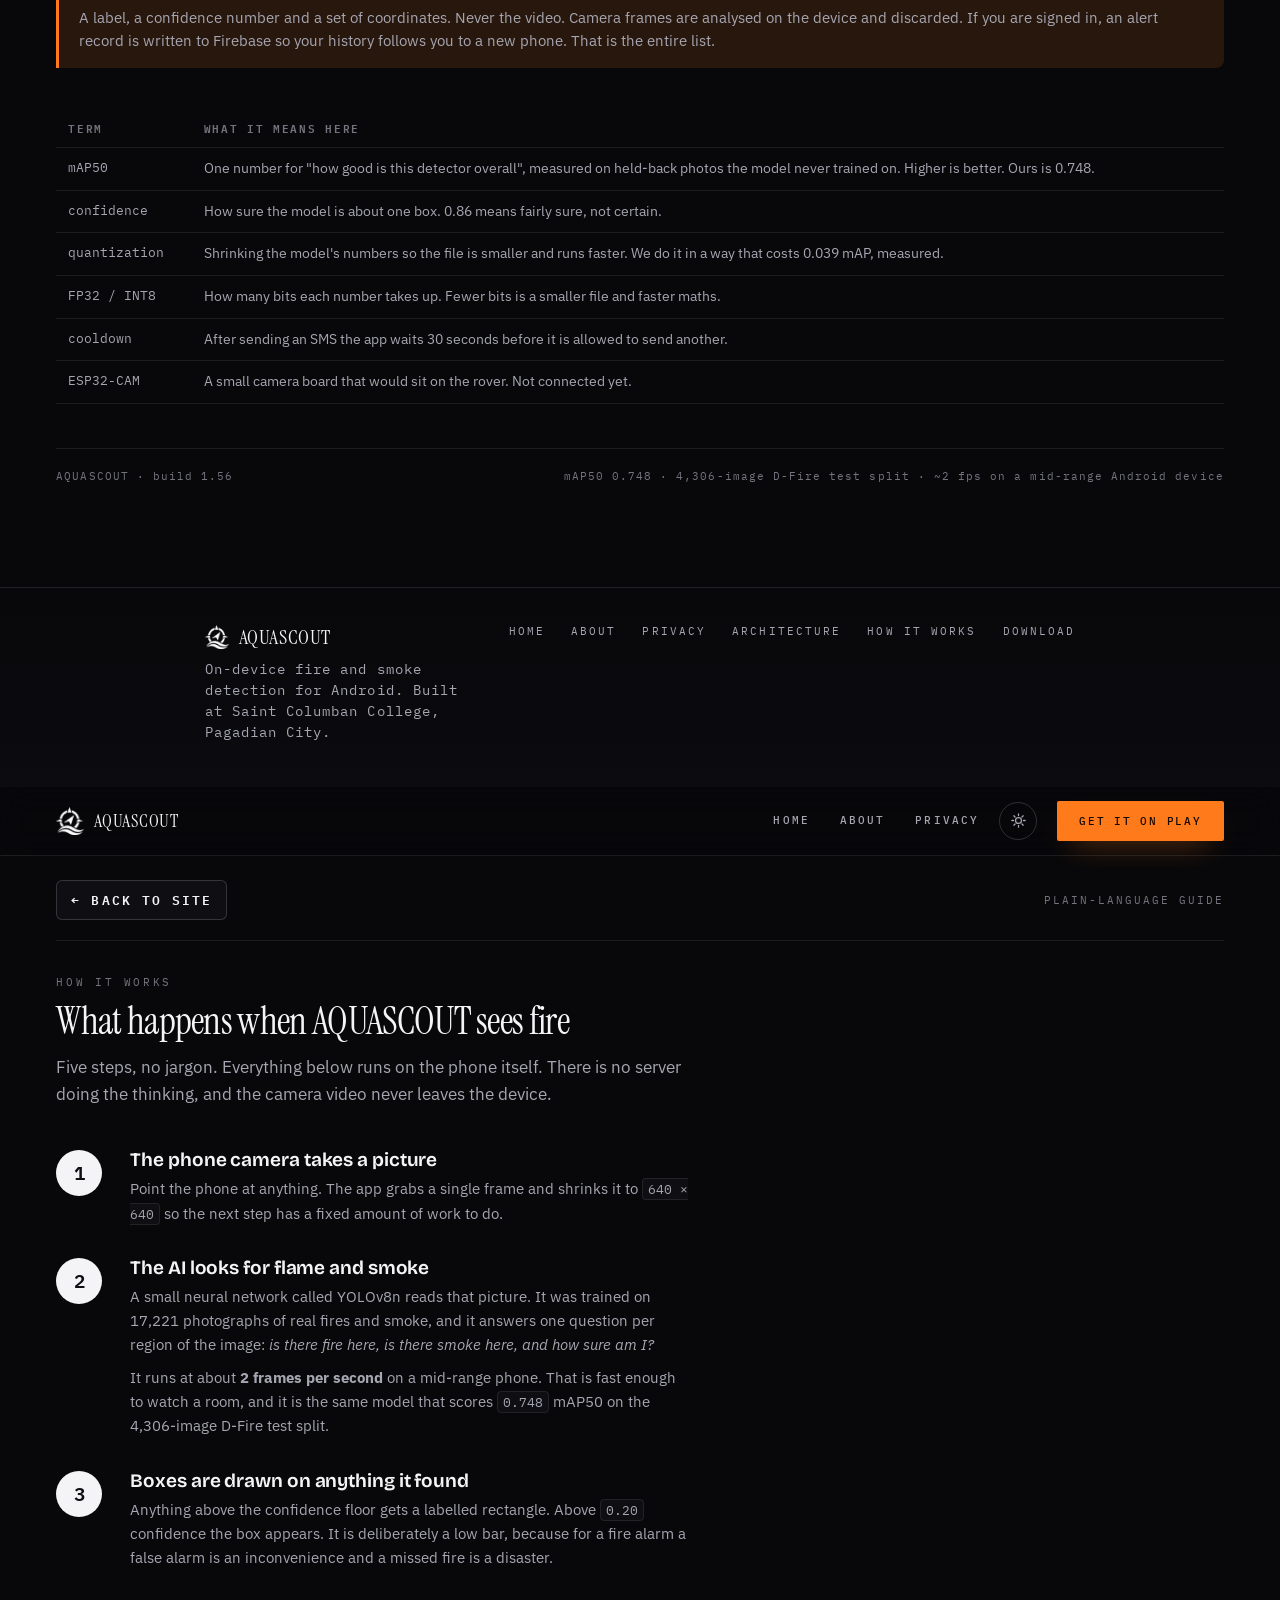
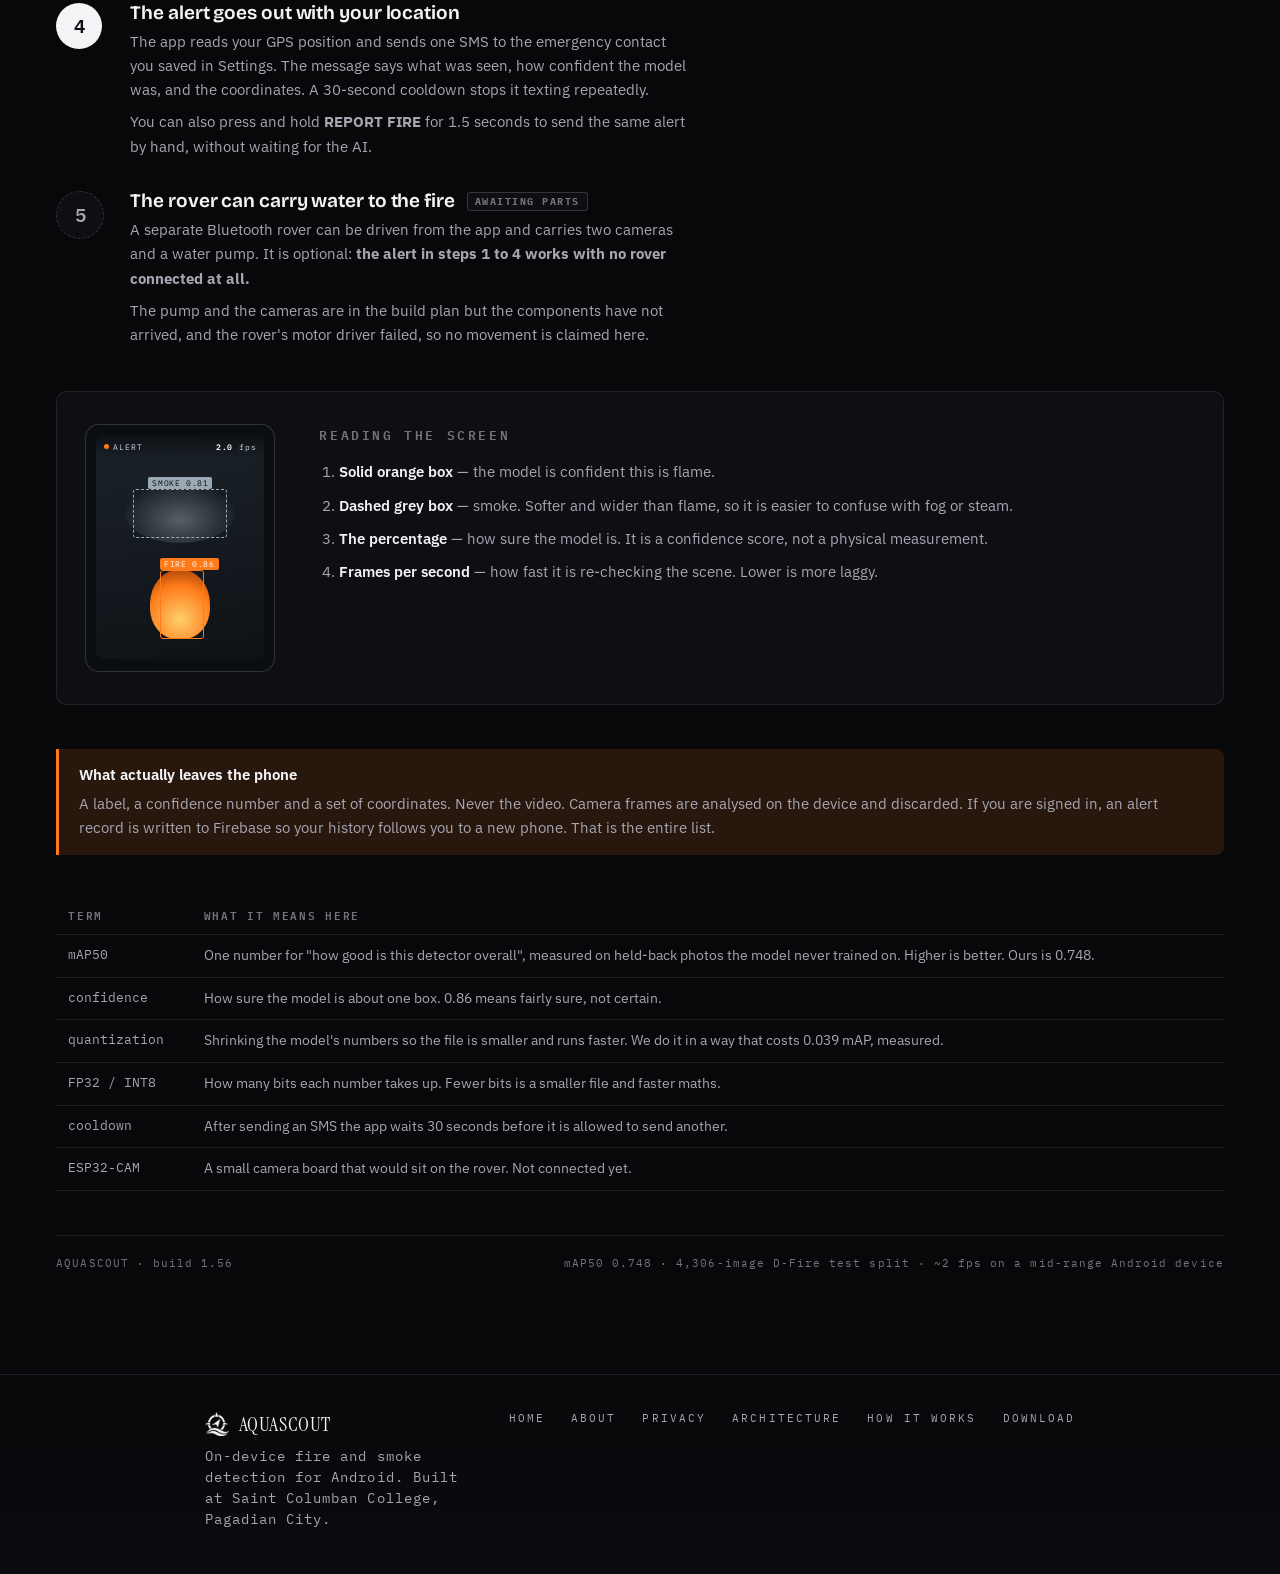
<file: diagrams/how-it-works.html>
<!doctype html>
<html lang="en">
<head>
<meta charset="utf-8" />
<meta name="viewport" content="width=device-width, initial-scale=1" />
<meta name="theme-color" content="#08080A" />
<title>AQUASCOUT — how it works, step by step</title>
<meta name="description" content="A plain-language walkthrough of what AQUASCOUT does when it sees fire or smoke, in five steps." />
<link rel="icon" type="image/png" sizes="32x32" href="/favicon-32-light.png" media="(prefers-color-scheme: light)" />
<link rel="icon" type="image/png" sizes="16x16" href="/favicon-16-light.png" media="(prefers-color-scheme: light)" />
<link rel="icon" type="image/png" sizes="32x32" href="/favicon-32.png" />
<link rel="icon" type="image/png" sizes="16x16" href="/favicon-16.png" />
<link rel="apple-touch-icon" sizes="180x180" href="/apple-touch-icon.png">
<link rel="preconnect" href="https://fonts.googleapis.com">
<link rel="preconnect" href="https://fonts.gstatic.com" crossorigin>
<link href="https://fonts.googleapis.com/css2?family=Bricolage+Grotesque:opsz,wght@12..96,400..800&family=IBM+Plex+Mono:wght@400;500;600&family=IBM+Plex+Sans:wght@300;400;500;600&family=Instrument+Serif:ital@0;1&display=swap" rel="stylesheet">
<link rel="stylesheet" href="/diagrams/chrome.css">
<script>
/* Set the ground before the first paint so the page never flashes the
   other theme on reload. */
(function(){try{var t=localStorage.getItem('aq-theme');if(t==='light'||t==='dark'){document.documentElement.setAttribute('data-theme',t);}}catch(e){}})();
</script>

<style>
  :root{
    --paper:#08080A; --paper-2:#0E0E13; --ink:#F4F4F7; --muted:#A6A6B2;
    --soft:#74747F; --rule:rgba(255,255,255,.085); --rule-solid:rgba(255,255,255,.16);
    --accent:#FF7A1A; --accent-tint:rgba(255,122,26,.13); --link:#FFB347;
  }
  *{box-sizing:border-box}
  body{
    margin:0; background:var(--paper); color:var(--ink);
    font-family:"IBM Plex Sans",system-ui,sans-serif;
    -webkit-font-smoothing:antialiased;
  }
  .wrap{max-width:1560px; margin:0 auto; padding:24px clamp(20px, 4.4vw, 72px) 56px}
  .topline{
    display:flex; align-items:center; justify-content:space-between;
    gap:16px; flex-wrap:wrap;
    padding-bottom:20px; margin-bottom:34px;
    border-bottom:1px solid var(--rule);
  }
  .back{
    display:inline-flex; align-items:center; gap:8px;
    font-family:"IBM Plex Mono",monospace;
    font-size:11px; font-weight:500;
    letter-spacing:.16em; text-transform:uppercase;
    color:var(--ink);
    text-decoration:none; padding:11px 18px 11px 14px;
    border:1px solid var(--rule-solid); border-radius:2px;
    background:var(--paper-2);
    transition:border-color .18s, color .18s, background .18s;
  }
  .back:hover{border-color:var(--accent); color:var(--accent)}
  .figcount{font-family:"IBM Plex Mono",ui-monospace,monospace;
    font-size:11px; letter-spacing:.18em; color:var(--soft); text-transform:uppercase}

  .kicker{
    font-family:"IBM Plex Mono",ui-monospace,monospace;
    font-size:11px; letter-spacing:.24em; color:var(--soft);
    text-transform:uppercase; margin:0 0 12px;
  }
  h1{font-family:"Instrument Serif",Georgia,serif; font-weight:400; letter-spacing:-.018em; line-height:1.08; font-size:38px; margin:0 0 12px; }
  .lede{font-size:17px; line-height:1.6; color:var(--muted); margin:0 0 40px; max-width:64ch}

  /* ── steps ─────────────────────────────── */
  .steps{list-style:none; margin:0 0 44px; padding:0; counter-reset:s}
  .step{
    counter-increment:s; position:relative;
    padding:0 0 0 74px; margin:0 0 30px;
  }
  .step:last-child{margin-bottom:0}
  .step::before{
    content:counter(s);
    position:absolute; left:0; top:2px;
    width:46px; height:46px; border-radius:50%;
    display:grid; place-items:center;
    background:var(--ink); color:var(--paper-2);
    font-family:"IBM Plex Mono",ui-monospace,monospace;
    font-size:19px; font-weight:600;
  }
  .step.optional::before{background:var(--paper-2); color:var(--muted);
    border:1px dashed var(--rule-solid)}
  .step h2{font-family:"Bricolage Grotesque",sans-serif; font-size:19px; margin:8px 0 6px; font-weight:650; letter-spacing:-.005em}
  .step p{margin:0; font-size:15px; line-height:1.62; color:var(--muted); max-width:62ch}
  .step p + p{margin-top:8px}
  .step code{
    font-family:"IBM Plex Mono",ui-monospace,monospace;
    font-size:.88em; background:var(--paper-2);
    border:1px solid var(--rule); border-radius:4px; padding:1px 5px;
  }
  .tag{
    display:inline-block; margin-left:8px; vertical-align:2px;
    font-family:"IBM Plex Mono",ui-monospace,monospace;
    font-size:9.5px; letter-spacing:.16em; text-transform:uppercase;
    padding:2px 7px; border-radius:3px;
    border:1px solid var(--rule-solid); color:var(--soft);
    background:var(--paper-2);
  }
  .tag.now{border-color:var(--accent); color:var(--accent); background:var(--accent-tint)}

  /* ── phone mock ─────────────────────────── */
  .demo{display:flex; gap:44px; flex-wrap:wrap; align-items:flex-start;
    margin:0 0 44px; padding:32px 28px;
    background:var(--paper-2); border:1px solid var(--rule); border-radius:10px}
  .phone{
    flex:0 0 auto; width:190px;
    border:1px solid var(--rule-solid); border-radius:14px;
    background:#0A0E11; padding:10px 10px 12px;
  }
  .screen{position:relative; aspect-ratio:3/4; border-radius:8px; overflow:hidden;
    background:linear-gradient(170deg,#1b2229,#0d1216)}
  /* Named .flameglow/.puff, NOT .fire/.smoke. An element carrying
     both a modifier and a label class, e.g. class="lbl smoke", was matching
     these rules too and inheriting width/height, which rendered the label as a
     large filled block instead of a small pill. */
  .flameglow{
    position:absolute; left:50%; bottom:9%; transform:translateX(-50%);
    width:60px; height:70px; border-radius:50% 50% 44% 44%;
    background:radial-gradient(circle at 50% 72%, #ffcf6b, #FF7A1A 58%, #8a2f02 100%);
    filter:blur(.4px);
  }
  .puff{
    position:absolute; left:50%; top:22%; transform:translateX(-50%);
    width:110px; height:58px; border-radius:50%;
    background:radial-gradient(ellipse at 50% 60%, rgba(176,189,198,.42), rgba(176,189,198,0) 76%);
  }
  .bbox{
    position:absolute; border:1.5px solid var(--accent); border-radius:3px;
  }
  .bbox.fire{left:38%; bottom:9%; width:26%; height:31%}
  .bbox.smoke{left:22%; top:24%; width:56%; height:22%; border-color:#9aa9b3; border-style:dashed; border-width:1px}
  .lbl{
    position:absolute; font-family:"IBM Plex Mono",ui-monospace,monospace;
    font-size:7.5px; letter-spacing:.08em; text-transform:uppercase;
    padding:1px 4px; border-radius:2px; white-space:nowrap;
  }
  .lbl.fire{left:38%; bottom:calc(9% + 31%); background:var(--accent); color:#fff}
  .lbl.smoke{left:50%; top:calc(24% - 12px); transform:translateX(-50%);
    background:#9aa9b3; color:#0A0E11}
  .hudbar{
    position:absolute; left:0; right:0; top:0;
    display:flex; justify-content:space-between; align-items:center;
    padding:6px 8px; font-family:"IBM Plex Mono",ui-monospace,monospace;
    font-size:8px; letter-spacing:.1em; color:#cfd8dd;
    background:linear-gradient(rgba(10,14,17,.85),rgba(10,14,17,0));
  }
  .hudbar b{color:#fff; font-weight:600}
  .dot{display:inline-block; width:5px; height:5px; border-radius:50%;
    background:var(--accent); margin-right:4px; vertical-align:1px}

  .expl{ flex:1 1 300px; min-width:260px}
  .expl h3{font-size:13px; letter-spacing:.2em; text-transform:uppercase;
    font-family:"IBM Plex Mono",ui-monospace,monospace;
    color:var(--soft); margin:0 0 14px; font-weight:600}
  .expl ol{margin:0; padding-left:20px}
  .expl li{font-size:14.5px; line-height:1.6; color:var(--muted); margin-bottom:10px}
  .expl li b{color:var(--ink); font-weight:600}

  /* ── callout ───────────────────────────── */
  .note{
    border-left:3px solid var(--accent);
    background:var(--accent-tint);
    padding:16px 20px; border-radius:0 8px 8px 0; margin:0 0 40px;
  }
  .note h3{margin:0 0 8px; font-size:15px; font-weight:650}
  .note p{margin:0; font-size:14.5px; line-height:1.6; color:var(--muted)}

  table{border-collapse:collapse; width:100%; margin:0 0 40px; font-size:14px}
  th,td{text-align:left; padding:10px 12px; border-bottom:1px solid var(--rule); vertical-align:top}
  th{font-family:"IBM Plex Mono",ui-monospace,monospace; font-size:10.5px;
    letter-spacing:.16em; text-transform:uppercase; color:var(--soft); font-weight:600}
  td:first-child{font-family:"IBM Plex Mono",ui-monospace,monospace; font-size:13px; white-space:nowrap}
  td{color:var(--muted); line-height:1.55}

  footer{
    margin-top:44px; padding-top:20px; border-top:1px solid var(--rule);
    display:flex; justify-content:space-between; gap:16px; flex-wrap:wrap;
    font-family:"IBM Plex Mono",ui-monospace,monospace;
    font-size:10.5px; letter-spacing:.1em; color:var(--soft);
  }
  @media (max-width:620px){
    h1{font-size:29px}
    .demo{flex-direction:column; gap:26px}
    .phone{width:170px}
  }
</style>
</head>
<body>
<header class="aq-topbar">
  <div class="aq-topbar-inner">
    <a class="aq-brand" href="/" aria-label="AQUASCOUT home">
      <img src="/mark-light.png" alt="" width="30" height="30" />
      <span>AQUASCOUT</span>
    </a>
    <nav class="aq-nav" id="aqnav">
      <a href="/">Home</a>
      
      <a href="/about">About</a>
      <a href="/privacy">Privacy</a>
    </nav>
    <button class="theme-toggle aq-theme-toggle" id="themeToggle" type="button" aria-label="Switch to light mode" aria-pressed="false">
      <svg class="ic-sun" viewBox="0 0 24 24" fill="none" stroke="currentColor" stroke-width="1.8" stroke-linecap="round" aria-hidden="true">
        <circle cx="12" cy="12" r="4.2"/><path d="M12 2.6v2.4M12 19v2.4M2.6 12H5M19 12h2.4M5.4 5.4l1.7 1.7M16.9 16.9l1.7 1.7M18.6 5.4l-1.7 1.7M7.1 16.9l-1.7 1.7"/>
      </svg>
      <svg class="ic-moon" viewBox="0 0 24 24" fill="none" stroke="currentColor" stroke-width="1.8" stroke-linecap="round" stroke-linejoin="round" aria-hidden="true">
        <path d="M20 14.4A8.6 8.6 0 0 1 9.6 4a8.6 8.6 0 1 0 10.4 10.4z"/>
      </svg>
    </button>
    <a class="aq-cta" href="https://play.google.com/store/apps/details?id=com.scc.aquascout" target="_blank" rel="noopener">Get it on Play</a>
    <button class="aq-burger" id="aqburger" aria-label="Menu" aria-expanded="false" aria-controls="aqnav">
      <span></span><span></span>
    </button>
  </div>
</header>

<div class="wrap">

  <div class="topline">
    <a class="back" href="/">&larr; Back to site</a>
    <span class="figcount">Plain-language guide</span>
  </div>

  <p class="kicker">How it works</p>
  <h1>What happens when AQUASCOUT sees fire</h1>
  <p class="lede">
    Five steps, no jargon. Everything below runs on the phone itself. There is no
    server doing the thinking, and the camera video never leaves the device.
  </p>

  <ol class="steps">
    <li class="step">
      <h2>The phone camera takes a picture</h2>
      <p>
        Point the phone at anything. The app grabs a single frame and shrinks it to
        <code>640 &times; 640</code> so the next step has a fixed amount of work to do.
      </p>
    </li>

    <li class="step">
      <h2>The AI looks for flame and smoke</h2>
      <p>
        A small neural network called YOLOv8n reads that picture. It was trained on
        17,221 photographs of real fires and smoke, and it answers one question per
        region of the image: <em>is there fire here, is there smoke here, and how
        sure am I?</em>
      </p>
      <p>
        It runs at about <b>2 frames per second</b> on a mid-range phone. That is fast
        enough to watch a room, and it is the same model that scores <code>0.748</code>
        mAP50 on the 4,306-image D-Fire test split.
      </p>
    </li>

    <li class="step">
      <h2>Boxes are drawn on anything it found</h2>
      <p>
        Anything above the confidence floor gets a labelled rectangle. Above
        <code>0.20</code> confidence the box appears. It is deliberately a low bar,
        because for a fire alarm a false alarm is an inconvenience and a missed fire
        is a disaster.
      </p>
    </li>

    <li class="step">
      <h2>The alert goes out with your location</h2>
      <p>
        The app reads your GPS position and sends one SMS to the emergency contact you
        saved in Settings. The message says what was seen, how confident the model was,
        and the coordinates. A 30-second cooldown stops it texting repeatedly.
      </p>
      <p>
        You can also press and hold <b>REPORT FIRE</b> for 1.5 seconds to send the
        same alert by hand, without waiting for the AI.
      </p>
    </li>

    <li class="step optional">
      <h2>The rover can carry water to the fire <span class="tag">awaiting parts</span></h2>
      <p>
        A separate Bluetooth rover can be driven from the app and carries two cameras
        and a water pump. It is optional: <b>the alert in steps 1 to 4 works with no
        rover connected at all.</b>
      </p>
      <p>
        The pump and the cameras are in the build plan but the components have not
        arrived, and the rover's motor driver failed, so no movement is claimed here.
      </p>
    </li>
  </ol>

  <!-- ── visual ─────────────────────────────── -->
  <div class="demo">
    <div class="phone">
      <div class="screen">
        <div class="hudbar"><span><span class="dot"></span>ALERT</span><span><b>2.0</b> fps</span></div>
        <div class="puff"></div>
        <div class="flameglow"></div>
        <div class="bbox smoke"></div>
        <div class="lbl smoke">smoke 0.81</div>
        <div class="bbox fire"></div>
        <div class="lbl fire">fire 0.86</div>
      </div>
    </div>

    <div class="expl">
      <h3>Reading the screen</h3>
      <ol>
        <li><b>Solid orange box</b> — the model is confident this is flame.</li>
        <li><b>Dashed grey box</b> — smoke. Softer and wider than flame, so it is easier to confuse with fog or steam.</li>
        <li><b>The percentage</b> — how sure the model is. It is a confidence score, not a physical measurement.</li>
        <li><b>Frames per second</b> — how fast it is re-checking the scene. Lower is more laggy.</li>
      </ol>
    </div>
  </div>

  <!-- ── what leaves the phone ──────────────── -->
  <div class="note">
    <h3>What actually leaves the phone</h3>
    <p>
      A label, a confidence number and a set of coordinates. Never the video.
      Camera frames are analysed on the device and discarded. If you are signed in,
      an alert record is written to Firebase so your history follows you to a new
      phone. That is the entire list.
    </p>
  </div>

  <!-- ── glossary ───────────────────────────── -->
  <table>
    <thead>
      <tr><th>Term</th><th>What it means here</th></tr>
    </thead>
    <tbody>
      <tr><td>mAP50</td><td>One number for "how good is this detector overall", measured on held-back photos the model never trained on. Higher is better. Ours is 0.748.</td></tr>
      <tr><td>confidence</td><td>How sure the model is about one box. 0.86 means fairly sure, not certain.</td></tr>
      <tr><td>quantization</td><td>Shrinking the model's numbers so the file is smaller and runs faster. We do it in a way that costs 0.039 mAP, measured.</td></tr>
      <tr><td>FP32 / INT8</td><td>How many bits each number takes up. Fewer bits is a smaller file and faster maths.</td></tr>
      <tr><td>cooldown</td><td>After sending an SMS the app waits 30 seconds before it is allowed to send another.</td></tr>
      <tr><td>ESP32-CAM</td><td>A small camera board that would sit on the rover. Not connected yet.</td></tr>
    </tbody>
  </table>

  <footer>
    <span>AQUASCOUT &middot; build 1.56</span>
    <span>mAP50 0.748 &middot; 4,306-image D-Fire test split &middot; ~2 fps on a mid-range Android device</span>
  </footer>

</div>
<footer class="aq-foot">
  <div class="aq-foot-inner">
    <div class="aq-foot-l">
      <span class="aq-foot-brand"><img src="/mark-light.png" alt="" width="22" height="22" /> AQUASCOUT</span>
      <span class="aq-foot-sub">On-device fire and smoke detection for Android. Built at Saint Columban College, Pagadian City.</span>
    </div>
    <nav class="aq-foot-nav">
      <a href="/">Home</a>
      
      <a href="/about">About</a>
      <a href="/privacy">Privacy</a>
      <a href="/diagrams/aquascout-architecture">Architecture</a>
      <a href="/diagrams/how-it-works">How it works</a>
      <a href="/#get">Download</a>
    </nav>
  </div>
</footer>
<script>
// Same burger behaviour as nav.js, under the aq- ids this page uses.
(function () {
  var b = document.getElementById("aqburger"), n = document.getElementById("aqnav");
  if (!b || !n) return;
  b.addEventListener("click", function () {
    var open = n.classList.toggle("open");
    b.setAttribute("aria-expanded", open ? "true" : "false");
  });
  n.addEventListener("click", function (e) {
    if (e.target.tagName === "A") { n.classList.remove("open"); b.setAttribute("aria-expanded", "false"); }
  });
})();
</script>
<script src="/theme.js"></script>
</body>
</htmltype html>
<html lang="en">
<head>
<meta charset="utf-8" />
<meta name="viewport" content="width=device-width, initial-scale=1" />
<meta name="theme-color" content="#08080A" />
<title>AQUASCOUT — how it works, step by step</title>
<meta name="description" content="A plain-language walkthrough of what AQUASCOUT does when it sees fire or smoke, in five steps." />
<link rel="icon" type="image/png" sizes="32x32" href="/favicon-32-light.png" media="(prefers-color-scheme: light)" />
<link rel="icon" type="image/png" sizes="16x16" href="/favicon-16-light.png" media="(prefers-color-scheme: light)" />
<link rel="icon" type="image/png" sizes="32x32" href="/favicon-32.png" />
<link rel="icon" type="image/png" sizes="16x16" href="/favicon-16.png" />
<link rel="apple-touch-icon" sizes="180x180" href="/apple-touch-icon.png">
<link rel="preconnect" href="https://fonts.googleapis.com">
<link rel="preconnect" href="https://fonts.gstatic.com" crossorigin>
<link href="https://fonts.googleapis.com/css2?family=Bricolage+Grotesque:opsz,wght@12..96,400..800&family=IBM+Plex+Mono:wght@400;500;600&family=IBM+Plex+Sans:wght@300;400;500;600&family=Instrument+Serif:ital@0;1&display=swap" rel="stylesheet">
<link rel="stylesheet" href="/diagrams/chrome.css">
<script>
/* Set the ground before the first paint so the page never flashes the
   other theme on reload. */
(function(){try{var t=localStorage.getItem('aq-theme');if(t==='light'||t==='dark'){document.documentElement.setAttribute('data-theme',t);}}catch(e){}})();
</script>

<style>
  :root{
    --paper:#08080A; --paper-2:#0E0E13; --ink:#F4F4F7; --muted:#A6A6B2;
    --soft:#74747F; --rule:rgba(255,255,255,.085); --rule-solid:rgba(255,255,255,.16);
    --accent:#FF7A1A; --accent-tint:rgba(255,122,26,.13); --link:#FFB347;
  }
  *{box-sizing:border-box}
  body{
    margin:0; background:var(--paper); color:var(--ink);
    font-family:"IBM Plex Sans",system-ui,sans-serif;
    -webkit-font-smoothing:antialiased;
  }
  .wrap{max-width:1560px; margin:0 auto; padding:24px clamp(20px, 4.4vw, 72px) 56px}
  .topline{
    display:flex; align-items:center; justify-content:space-between;
    gap:16px; flex-wrap:wrap;
    padding-bottom:20px; margin-bottom:34px;
    border-bottom:1px solid var(--rule);
  }
  .back{
    display:inline-flex; align-items:center; gap:8px;
    font-size:13px; font-weight:600; color:var(--ink);
    text-decoration:none; padding:8px 14px;
    border:1px solid var(--rule-solid); border-radius:6px;
    background:var(--paper-2);
  }
  .back:hover{border-color:var(--accent); color:var(--accent)}
  .figcount{font-family:"IBM Plex Mono",ui-monospace,monospace;
    font-size:11px; letter-spacing:.18em; color:var(--soft); text-transform:uppercase}

  .kicker{
    font-family:"IBM Plex Mono",ui-monospace,monospace;
    font-size:11px; letter-spacing:.24em; color:var(--soft);
    text-transform:uppercase; margin:0 0 12px;
  }
  h1{font-family:"Instrument Serif",Georgia,serif; font-weight:400; letter-spacing:-.018em; line-height:1.08; font-size:38px; margin:0 0 12px; }
  .lede{font-size:17px; line-height:1.6; color:var(--muted); margin:0 0 40px; max-width:64ch}

  /* ── steps ─────────────────────────────── */
  .steps{list-style:none; margin:0 0 44px; padding:0; counter-reset:s}
  .step{
    counter-increment:s; position:relative;
    padding:0 0 0 74px; margin:0 0 30px;
  }
  .step:last-child{margin-bottom:0}
  .step::before{
    content:counter(s);
    position:absolute; left:0; top:2px;
    width:46px; height:46px; border-radius:50%;
    display:grid; place-items:center;
    background:var(--ink); color:var(--paper-2);
    font-family:"IBM Plex Mono",ui-monospace,monospace;
    font-size:19px; font-weight:600;
  }
  .step.optional::before{background:var(--paper-2); color:var(--muted);
    border:1px dashed var(--rule-solid)}
  .step h2{font-family:"Bricolage Grotesque",sans-serif; font-size:19px; margin:8px 0 6px; font-weight:650; letter-spacing:-.005em}
  .step p{margin:0; font-size:15px; line-height:1.62; color:var(--muted); max-width:62ch}
  .step p + p{margin-top:8px}
  .step code{
    font-family:"IBM Plex Mono",ui-monospace,monospace;
    font-size:.88em; background:var(--paper-2);
    border:1px solid var(--rule); border-radius:4px; padding:1px 5px;
  }
  .tag{
    display:inline-block; margin-left:8px; vertical-align:2px;
    font-family:"IBM Plex Mono",ui-monospace,monospace;
    font-size:9.5px; letter-spacing:.16em; text-transform:uppercase;
    padding:2px 7px; border-radius:3px;
    border:1px solid var(--rule-solid); color:var(--soft);
    background:var(--paper-2);
  }
  .tag.now{border-color:var(--accent); color:var(--accent); background:var(--accent-tint)}

  /* ── phone mock ─────────────────────────── */
  .demo{display:flex; gap:44px; flex-wrap:wrap; align-items:flex-start;
    margin:0 0 44px; padding:32px 28px;
    background:var(--paper-2); border:1px solid var(--rule); border-radius:10px}
  .phone{
    flex:0 0 auto; width:190px;
    border:1px solid var(--rule-solid); border-radius:14px;
    background:#0A0E11; padding:10px 10px 12px;
  }
  .screen{position:relative; aspect-ratio:3/4; border-radius:8px; overflow:hidden;
    background:linear-gradient(170deg,#1b2229,#0d1216)}
  /* Named .flameglow/.puff, NOT .fire/.smoke. An element carrying
     both a modifier and a label class, e.g. class="lbl smoke", was matching
     these rules too and inheriting width/height, which rendered the label as a
     large filled block instead of a small pill. */
  .flameglow{
    position:absolute; left:50%; bottom:9%; transform:translateX(-50%);
    width:60px; height:70px; border-radius:50% 50% 44% 44%;
    background:radial-gradient(circle at 50% 72%, #ffcf6b, #FF7A1A 58%, #8a2f02 100%);
    filter:blur(.4px);
  }
  .puff{
    position:absolute; left:50%; top:22%; transform:translateX(-50%);
    width:110px; height:58px; border-radius:50%;
    background:radial-gradient(ellipse at 50% 60%, rgba(176,189,198,.42), rgba(176,189,198,0) 76%);
  }
  .bbox{
    position:absolute; border:1.5px solid var(--accent); border-radius:3px;
  }
  .bbox.fire{left:38%; bottom:9%; width:26%; height:31%}
  .bbox.smoke{left:22%; top:24%; width:56%; height:22%; border-color:#9aa9b3; border-style:dashed; border-width:1px}
  .lbl{
    position:absolute; font-family:"IBM Plex Mono",ui-monospace,monospace;
    font-size:7.5px; letter-spacing:.08em; text-transform:uppercase;
    padding:1px 4px; border-radius:2px; white-space:nowrap;
  }
  .lbl.fire{left:38%; bottom:calc(9% + 31%); background:var(--accent); color:#fff}
  .lbl.smoke{left:50%; top:calc(24% - 12px); transform:translateX(-50%);
    background:#9aa9b3; color:#0A0E11}
  .hudbar{
    position:absolute; left:0; right:0; top:0;
    display:flex; justify-content:space-between; align-items:center;
    padding:6px 8px; font-family:"IBM Plex Mono",ui-monospace,monospace;
    font-size:8px; letter-spacing:.1em; color:#cfd8dd;
    background:linear-gradient(rgba(10,14,17,.85),rgba(10,14,17,0));
  }
  .hudbar b{color:#fff; font-weight:600}
  .dot{display:inline-block; width:5px; height:5px; border-radius:50%;
    background:var(--accent); margin-right:4px; vertical-align:1px}

  .expl{ flex:1 1 300px; min-width:260px}
  .expl h3{font-size:13px; letter-spacing:.2em; text-transform:uppercase;
    font-family:"IBM Plex Mono",ui-monospace,monospace;
    color:var(--soft); margin:0 0 14px; font-weight:600}
  .expl ol{margin:0; padding-left:20px}
  .expl li{font-size:14.5px; line-height:1.6; color:var(--muted); margin-bottom:10px}
  .expl li b{color:var(--ink); font-weight:600}

  /* ── callout ───────────────────────────── */
  .note{
    border-left:3px solid var(--accent);
    background:var(--accent-tint);
    padding:16px 20px; border-radius:0 8px 8px 0; margin:0 0 40px;
  }
  .note h3{margin:0 0 8px; font-size:15px; font-weight:650}
  .note p{margin:0; font-size:14.5px; line-height:1.6; color:var(--muted)}

  table{border-collapse:collapse; width:100%; margin:0 0 40px; font-size:14px}
  th,td{text-align:left; padding:10px 12px; border-bottom:1px solid var(--rule); vertical-align:top}
  th{font-family:"IBM Plex Mono",ui-monospace,monospace; font-size:10.5px;
    letter-spacing:.16em; text-transform:uppercase; color:var(--soft); font-weight:600}
  td:first-child{font-family:"IBM Plex Mono",ui-monospace,monospace; font-size:13px; white-space:nowrap}
  td{color:var(--muted); line-height:1.55}

  footer{
    margin-top:44px; padding-top:20px; border-top:1px solid var(--rule);
    display:flex; justify-content:space-between; gap:16px; flex-wrap:wrap;
    font-family:"IBM Plex Mono",ui-monospace,monospace;
    font-size:10.5px; letter-spacing:.1em; color:var(--soft);
  }
  @media (max-width:620px){
    h1{font-size:29px}
    .demo{flex-direction:column; gap:26px}
    .phone{width:170px}
  }
</style>
</head>
<body>
<header class="aq-topbar">
  <div class="aq-topbar-inner">
    <a class="aq-brand" href="/" aria-label="AQUASCOUT home">
      <img src="/mark-light.png" alt="" width="30" height="30" />
      <span>AQUASCOUT</span>
    </a>
    <nav class="aq-nav" id="aqnav">
      <a href="/">Home</a>
      
      <a href="/about">About</a>
      <a href="/privacy">Privacy</a>
    </nav>
    <button class="theme-toggle aq-theme-toggle" id="themeToggle" type="button" aria-label="Switch to light mode" aria-pressed="false">
      <svg class="ic-sun" viewBox="0 0 24 24" fill="none" stroke="currentColor" stroke-width="1.8" stroke-linecap="round" aria-hidden="true">
        <circle cx="12" cy="12" r="4.2"/><path d="M12 2.6v2.4M12 19v2.4M2.6 12H5M19 12h2.4M5.4 5.4l1.7 1.7M16.9 16.9l1.7 1.7M18.6 5.4l-1.7 1.7M7.1 16.9l-1.7 1.7"/>
      </svg>
      <svg class="ic-moon" viewBox="0 0 24 24" fill="none" stroke="currentColor" stroke-width="1.8" stroke-linecap="round" stroke-linejoin="round" aria-hidden="true">
        <path d="M20 14.4A8.6 8.6 0 0 1 9.6 4a8.6 8.6 0 1 0 10.4 10.4z"/>
      </svg>
    </button>
    <a class="aq-cta" href="https://play.google.com/store/apps/details?id=com.scc.aquascout" target="_blank" rel="noopener">Get it on Play</a>
    <button class="aq-burger" id="aqburger" aria-label="Menu" aria-expanded="false" aria-controls="aqnav">
      <span></span><span></span>
    </button>
  </div>
</header>

<div class="wrap">

  <div class="topline">
    <a class="back" href="/">&larr; Back to site</a>
    <span class="figcount">Plain-language guide</span>
  </div>

  <p class="kicker">How it works</p>
  <h1>What happens when AQUASCOUT sees fire</h1>
  <p class="lede">
    Five steps, no jargon. Everything below runs on the phone itself. There is no
    server doing the thinking, and the camera video never leaves the device.
  </p>

  <ol class="steps">
    <li class="step">
      <h2>The phone camera takes a picture</h2>
      <p>
        Point the phone at anything. The app grabs a single frame and shrinks it to
        <code>640 &times; 640</code> so the next step has a fixed amount of work to do.
      </p>
    </li>

    <li class="step">
      <h2>The AI looks for flame and smoke</h2>
      <p>
        A small neural network called YOLOv8n reads that picture. It was trained on
        17,221 photographs of real fires and smoke, and it answers one question per
        region of the image: <em>is there fire here, is there smoke here, and how
        sure am I?</em>
      </p>
      <p>
        It runs at about <b>2 frames per second</b> on a mid-range phone. That is fast
        enough to watch a room, and it is the same model that scores <code>0.748</code>
        mAP50 on the 4,306-image D-Fire test split.
      </p>
    </li>

    <li class="step">
      <h2>Boxes are drawn on anything it found</h2>
      <p>
        Anything above the confidence floor gets a labelled rectangle. Above
        <code>0.20</code> confidence the box appears. It is deliberately a low bar,
        because for a fire alarm a false alarm is an inconvenience and a missed fire
        is a disaster.
      </p>
    </li>

    <li class="step">
      <h2>The alert goes out with your location</h2>
      <p>
        The app reads your GPS position and sends one SMS to the emergency contact you
        saved in Settings. The message says what was seen, how confident the model was,
        and the coordinates. A 30-second cooldown stops it texting repeatedly.
      </p>
      <p>
        You can also press and hold <b>REPORT FIRE</b> for 1.5 seconds to send the
        same alert by hand, without waiting for the AI.
      </p>
    </li>

    <li class="step optional">
      <h2>The rover can carry water to the fire <span class="tag">awaiting parts</span></h2>
      <p>
        A separate Bluetooth rover can be driven from the app and carries two cameras
        and a water pump. It is optional: <b>the alert in steps 1 to 4 works with no
        rover connected at all.</b>
      </p>
      <p>
        The pump and the cameras are in the build plan but the components have not
        arrived, and the rover's motor driver failed, so no movement is claimed here.
      </p>
    </li>
  </ol>

  <!-- ── visual ─────────────────────────────── -->
  <div class="demo">
    <div class="phone">
      <div class="screen">
        <div class="hudbar"><span><span class="dot"></span>ALERT</span><span><b>2.0</b> fps</span></div>
        <div class="puff"></div>
        <div class="flameglow"></div>
        <div class="bbox smoke"></div>
        <div class="lbl smoke">smoke 0.81</div>
        <div class="bbox fire"></div>
        <div class="lbl fire">fire 0.86</div>
      </div>
    </div>

    <div class="expl">
      <h3>Reading the screen</h3>
      <ol>
        <li><b>Solid orange box</b> — the model is confident this is flame.</li>
        <li><b>Dashed grey box</b> — smoke. Softer and wider than flame, so it is easier to confuse with fog or steam.</li>
        <li><b>The percentage</b> — how sure the model is. It is a confidence score, not a physical measurement.</li>
        <li><b>Frames per second</b> — how fast it is re-checking the scene. Lower is more laggy.</li>
      </ol>
    </div>
  </div>

  <!-- ── what leaves the phone ──────────────── -->
  <div class="note">
    <h3>What actually leaves the phone</h3>
    <p>
      A label, a confidence number and a set of coordinates. Never the video.
      Camera frames are analysed on the device and discarded. If you are signed in,
      an alert record is written to Firebase so your history follows you to a new
      phone. That is the entire list.
    </p>
  </div>

  <!-- ── glossary ───────────────────────────── -->
  <table>
    <thead>
      <tr><th>Term</th><th>What it means here</th></tr>
    </thead>
    <tbody>
      <tr><td>mAP50</td><td>One number for "how good is this detector overall", measured on held-back photos the model never trained on. Higher is better. Ours is 0.748.</td></tr>
      <tr><td>confidence</td><td>How sure the model is about one box. 0.86 means fairly sure, not certain.</td></tr>
      <tr><td>quantization</td><td>Shrinking the model's numbers so the file is smaller and runs faster. We do it in a way that costs 0.039 mAP, measured.</td></tr>
      <tr><td>FP32 / INT8</td><td>How many bits each number takes up. Fewer bits is a smaller file and faster maths.</td></tr>
      <tr><td>cooldown</td><td>After sending an SMS the app waits 30 seconds before it is allowed to send another.</td></tr>
      <tr><td>ESP32-CAM</td><td>A small camera board that would sit on the rover. Not connected yet.</td></tr>
    </tbody>
  </table>

  <footer>
    <span>AQUASCOUT &middot; build 1.56</span>
    <span>mAP50 0.748 &middot; 4,306-image D-Fire test split &middot; ~2 fps on a mid-range Android device</span>
  </footer>

</div>
<footer class="aq-foot">
  <div class="aq-foot-inner">
    <div class="aq-foot-l">
      <span class="aq-foot-brand"><img src="/mark-light.png" alt="" width="22" height="22" /> AQUASCOUT</span>
      <span class="aq-foot-sub">On-device fire and smoke detection for Android. Built at Saint Columban College, Pagadian City.</span>
    </div>
    <nav class="aq-foot-nav">
      <a href="/">Home</a>
      
      <a href="/about">About</a>
      <a href="/privacy">Privacy</a>
      <a href="/diagrams/aquascout-architecture">Architecture</a>
      <a href="/diagrams/how-it-works">How it works</a>
      <a href="/#get">Download</a>
    </nav>
  </div>
</footer>
<script>
// Same burger behaviour as nav.js, under the aq- ids this page uses.
(function () {
  var b = document.getElementById("aqburger"), n = document.getElementById("aqnav");
  if (!b || !n) return;
  b.addEventListener("click", function () {
    var open = n.classList.toggle("open");
    b.setAttribute("aria-expanded", open ? "true" : "false");
  });
  n.addEventListener("click", function (e) {
    if (e.target.tagName === "A") { n.classList.remove("open"); b.setAttribute("aria-expanded", "false"); }
  });
})();
</script>
<script src="/theme.js"></script>
</body>
</html>
</file>
<file: style.css>
/* ============================================================
   AQUASCOUT — cinematic craft theme
   ------------------------------------------------------------
   Dark warm ground, hairline rules, one ember accent, a display
   serif for the big words and a mono for the small ones. Layout
   is built to fill a 1560px canvas: every band uses the width
   instead of parking copy in a narrow column and leaving the rest
   empty. Cards are replaced by rules, numerals and rules, so the
   page reads like a printed plate rather than a grid of tiles.
   ============================================================ */

:root{
  --ink:      #07070A;
  --ink-2:    #0B0B10;
  --panel:    #101017;
  --panel-2:  #14141C;

  --cream:    #F4EDE2;
  --cream-2:  #D9CFBF;
  --muted:    #948B7E;
  --faint:    #6B6459;

  --ember:      #FF7A1A;
  --ember-hi:   #FFAE63;
  --ember-soft: rgba(255,122,26,.12);
  --ember-line: rgba(255,122,26,.32);

  --hair:   rgba(244,237,226,.13);
  --hair-2: rgba(244,237,226,.07);
  --strong: rgba(244,237,226,.40);

  /* Surfaces that need to flip with the theme. */
  --topbar-bg: rgba(7,7,10,.78);
  --menu-bg:   #0A0A0E;
  --hover:     rgba(244,237,226,.022);
  --soft-fill: rgba(244,237,226,.025);
  --code-bg:   rgba(244,237,226,.05);
  --ring:      rgba(244,237,226,.16);

  --disp: "Instrument Serif", "Times New Roman", Georgia, serif;
  --sans: "IBM Plex Sans", system-ui, -apple-system, "Segoe UI", sans-serif;
  --mono: "IBM Plex Mono", ui-monospace, SFMono-Regular, Menlo, monospace;

  --maxw: 1560px;
  --gut:  clamp(20px, 4.4vw, 72px);
  --band: clamp(72px, 8vw, 140px);
}

*,*::before,*::after{ box-sizing:border-box; }

html{ -webkit-text-size-adjust:100%; scroll-behavior:smooth; }
@media (prefers-reduced-motion:reduce){ html{ scroll-behavior:auto; } }

body{
  margin:0;
  background:var(--ink);
  color:var(--cream);
  font-family:var(--sans);
  font-size:16px;
  line-height:1.6;
  font-weight:400;
  overflow-x:hidden;
  -webkit-font-smoothing:antialiased;
}

/* Paper grain. One flat overlay over the whole page; it kills the
   plastic look of pure gradients and is what makes the dark read as
   printed stock rather than a screen. */
body::after{
  content:"";
  position:fixed; inset:0; z-index:200;
  pointer-events:none;
  opacity:.05;
  mix-blend-mode:overlay;
  background-image:url("data:image/svg+xml;utf8,<svg xmlns='http://www.w3.org/2000/svg' width='180' height='180'><filter id='n'><feTurbulence type='fractalNoise' baseFrequency='.85' numOctaves='3' stitchTiles='stitch'/><feColorMatrix type='saturate' values='0'/></filter><rect width='180' height='180' filter='url(%23n)'/></svg>");
}

img{ max-width:100%; display:block; }
a{ color:inherit; }

.wrap{
  width:100%;
  max-width:var(--maxw);
  margin-inline:auto;
  padding-inline:var(--gut);
}

:where(a,button,input,[tabindex]):focus-visible{
  outline:2px solid var(--ember);
  outline-offset:3px;
  border-radius:2px;
}

h1,h2,h3,h4{
  font-family:var(--disp);
  font-weight:400;
  letter-spacing:-.018em;
  line-height:1.04;
  margin:0;
}

/* ── Type helpers ───────────────────────────────────────── */

.kicker{
  display:flex; align-items:center; gap:10px;
  margin:0 0 24px;
  font-family:var(--mono);
  font-size:10.5px; font-weight:500;
  letter-spacing:.24em; text-transform:uppercase;
  color:var(--ember-hi);
}
.kicker-mute{ color:var(--faint); }

.tick{
  width:5px; height:5px; flex:0 0 5px;
  background:var(--ember);
  border-radius:50%;
  box-shadow:0 0 0 4px var(--ember-soft);
}
@media (prefers-reduced-motion:reduce){ .tick{animation:none} }

.sec-head{ max-width:62ch; margin-bottom:clamp(38px,4.4vw,64px); }
.sec-head h2{ font-size:clamp(34px,4.6vw,62px); }
.sec-head p{
  margin:20px 0 0;
  font-size:16.5px; line-height:1.66;
  color:var(--cream-2);
  max-width:54ch;
}

/* ── Top bar ────────────────────────────────────────────── */

.topbar{
  position:sticky; top:0; z-index:60;
  background:var(--topbar-bg);
  backdrop-filter:blur(18px) saturate(1.4);
  -webkit-backdrop-filter:blur(18px) saturate(1.4);
  border-bottom:1px solid var(--hair-2);
}
.topbar-inner{ display:flex; align-items:center; gap:28px; height:68px; }

.brand{
  display:flex; align-items:center; gap:11px;
  text-decoration:none; margin-right:auto;
}
.brand-mark{ width:28px; height:28px; }
.brand-word{
  font-family:var(--disp);
  font-size:18px; letter-spacing:.04em;
  color:var(--cream);
}

.topnav{ display:flex; gap:30px; }
.topnav a{
  text-decoration:none;
  font-family:var(--mono);
  font-size:10.5px; font-weight:500;
  letter-spacing:.2em; text-transform:uppercase;
  color:var(--muted);
  padding:6px 0;
  border-bottom:1px solid transparent;
  transition:color .18s, border-color .18s;
}
.topnav a:hover{ color:var(--cream); border-bottom-color:var(--ember-line); }
.topnav a[aria-current="page"]{ color:var(--cream); border-bottom-color:var(--ember); }

/* ── Buttons ────────────────────────────────────────────── */

.btn{
  display:inline-flex; align-items:center; justify-content:center; gap:10px;
  text-decoration:none;
  font-family:var(--mono);
  font-size:11px; font-weight:500;
  letter-spacing:.16em; text-transform:uppercase;
  padding:13px 22px;
  border:1px solid transparent;
  border-radius:2px;
  white-space:nowrap;
  transition:transform .18s, background .18s, border-color .18s, color .18s, box-shadow .18s;
}
.btn svg{ transition:transform .18s; flex:0 0 auto; }
.btn:hover svg{ transform:translateX(3px); }

.btn-ember{
  background:var(--ember);
  color:#180800;
  box-shadow:0 12px 30px -16px rgba(255,122,26,.9);
}
.btn-ember:hover{
  transform:translateY(-2px);
  background:var(--ember-hi);
  box-shadow:0 18px 40px -18px rgba(255,122,26,1);
}

.btn-line{
  background:transparent;
  color:var(--cream);
  border-color:var(--hair);
}
.btn-line:hover{
  transform:translateY(-2px);
  border-color:var(--strong);
  background:var(--hover);
}

.btn-lg{ padding:17px 30px; font-size:11.5px; }
.btn-round{
  width:46px; height:46px; padding:0; border-radius:50%;
  border-color:var(--hair); color:var(--cream);
}
.btn-round:hover{ border-color:var(--ember); color:var(--ember-hi); }

.burger{
  display:none;
  width:42px; height:42px;
  background:none; border:1px solid var(--hair);
  border-radius:2px;
  cursor:pointer; padding:0;
  position:relative;
}
.burger span{
  position:absolute; left:12px; right:12px; height:1.5px;
  background:var(--cream);
  transition:transform .22s, opacity .22s;
}
.burger span:nth-child(1){ top:18px; }
.burger span:nth-child(2){ bottom:18px; }
.burger[aria-expanded="true"] span:nth-child(1){ transform:translateY(2.5px) rotate(45deg); }
.burger[aria-expanded="true"] span:nth-child(2){ transform:translateY(-2.5px) rotate(-45deg); }

/* Off-screen but still read by a screen reader. */
.sr-only{
  position:absolute; width:1px; height:1px;
  margin:-1px; padding:0; border:0;
  clip:rect(0 0 0 0); clip-path:inset(50%);
  overflow:hidden; white-space:nowrap;
}

/* ── Loading plate ────────────────────────────────────────── */

html.booting{ overflow:hidden; }

.boot{
  position:fixed; inset:0; z-index:300;
  background:var(--ink);
  display:grid; place-items:center;
  transition:opacity .6s cubic-bezier(.22,1,.36,1), visibility .6s;
}
.boot.done{ opacity:0; visibility:hidden; pointer-events:none; }
.boot::before{
  content:"";
  position:absolute; inset:0;
  background:radial-gradient(44% 40% at 50% 46%, rgba(255,122,26,.18), transparent 70%);
}

.boot-stage{
  position:relative;
  display:flex; flex-direction:column; align-items:center;
  gap:20px;
}

.boot-ret{ width:132px; height:132px; overflow:visible; }
.boot-brackets{
  fill:none; stroke:var(--ember); stroke-width:2; stroke-linecap:square;
  transform-origin:120px 120px;
  animation:bootConverge .85s cubic-bezier(.22,1,.36,1) both;
}
.boot.done .boot-brackets{ animation:bootRelease .5s cubic-bezier(.55,0,.55,1) forwards; }
@keyframes bootConverge{
  from{ transform:scale(2); opacity:0; }
  to  { transform:scale(1); opacity:1; }
}
@keyframes bootRelease{
  to{ transform:scale(1.75); opacity:0; }
}

.boot-ring{
  fill:none; stroke:var(--ember); stroke-width:1.5; opacity:.45;
  stroke-dasharray:478; stroke-dashoffset:478;
  transform-origin:120px 120px;
  animation:bootRing 1.5s cubic-bezier(.4,0,.2,1) forwards;
}
@keyframes bootRing{ to{ stroke-dashoffset:0; } }

.boot-word{
  margin:0;
  font-family:var(--disp);
  font-size:22px; letter-spacing:.06em;
  color:var(--cream);
  opacity:0;
  animation:bootWord .7s cubic-bezier(.22,1,.36,1) .25s forwards;
}
@keyframes bootWord{ from{ opacity:0; transform:translateY(8px); } to{ opacity:1; transform:none; } }

.boot-bar{
  position:relative;
  width:168px; height:1px;
  background:var(--hair);
  overflow:hidden;
}
.boot-bar i{
  position:absolute; left:0; top:0; bottom:0; width:0%;
  background:var(--ember);
  box-shadow:0 0 10px rgba(255,122,26,.9);
  transition:width .18s linear;
}

.boot-status{
  margin:0;
  font-family:var(--mono);
  font-size:10px; letter-spacing:.3em; text-transform:uppercase;
  color:var(--faint);
}

/* ── Hero ────────────────────────────────────────────────── */

.hero{
  position:relative;
  padding:clamp(40px,5vw,74px) 0 clamp(64px,8vw,120px);
  overflow:hidden;
}
/* Warm light behind the subject. */
.hero::before{
  content:"";
  position:absolute; inset:-25% -10% auto -10%; height:125%;
  background:
    radial-gradient(38% 34% at 50% 24%, rgba(255,140,50,.22), transparent 70%),
    radial-gradient(52% 40% at 50% 58%, rgba(255,122,26,.10), transparent 72%);
  pointer-events:none;
}
/* Hairline horizon, the way the reference plate sits on a table. */
.hero::after{
  content:"";
  position:absolute; left:0; right:0; bottom:0; height:1px;
  background:linear-gradient(90deg,transparent,var(--hair),transparent);
  pointer-events:none;
}

.hero-inner{
  position:relative; z-index:2;
  display:flex; flex-direction:column; align-items:center;
  text-align:center;
}

.hero-title{
  font-size:clamp(38px,6vw,92px);
  line-height:.99;
  letter-spacing:-.028em;
  max-width:17ch;
}
.hero-title span{ display:block; }
.hero-title em{
  font-style:italic;
  color:var(--ember-hi);
}

.hero-lede{
  max-width:52ch;
  margin:26px auto 0;
  font-size:17px; line-height:1.68;
  color:var(--cream-2);
}

.hero-actions{
  display:flex; flex-wrap:wrap; justify-content:center;
  gap:14px; margin-top:32px;
}

.hero-chips{
  display:flex; flex-wrap:wrap; justify-content:center; gap:0;
  margin:36px 0 0; padding:0; list-style:none;
}
.hero-chips li{
  font-family:var(--mono);
  font-size:10px; letter-spacing:.2em; text-transform:uppercase;
  color:var(--faint);
  padding:0 20px;
  border-left:1px solid var(--hair-2);
}
.hero-chips li:first-child{ border-left:0; }

/* Vertical rail text, borrowed from the reference plate. */
.hero-rail{
  position:absolute; left:calc(var(--gut) - 6px); top:38%;
  writing-mode:vertical-rl; transform:rotate(180deg);
  font-family:var(--mono);
  font-size:9.5px; letter-spacing:.34em; text-transform:uppercase;
  color:var(--faint);
  z-index:3;
  pointer-events:none;
}

/* Small stacked round links on the right edge. */
.hero-dots{
  position:absolute; right:calc(var(--gut) - 6px); top:38%;
  display:flex; flex-direction:column; gap:10px;
  z-index:3;
}
.hero-dots a{
  width:30px; height:30px;
  display:grid; place-content:center;
  border:1px solid var(--hair);
  border-radius:50%;
  color:var(--muted);
  text-decoration:none;
  transition:border-color .18s, color .18s, transform .18s;
}
.hero-dots a:hover{ border-color:var(--ember); color:var(--ember-hi); transform:translateY(-2px); }
.hero-dots svg{ width:13px; height:13px; }

/* ── The device (3D) ─────────────────────────────────────── */

.hero-stage{
  position:relative; z-index:1;
  margin:clamp(34px,4.5vw,64px) auto 0;
  display:flex; justify-content:center;
  perspective:1800px;
}

.device{
  position:relative;
  width:min(430px,80vw);
  transform:rotateY(-15deg) rotateX(3deg);
  transform-style:preserve-3d;
  transition:transform .8s cubic-bezier(.22,1,.36,1);
}
.device.tilted{ transform:rotateY(-6deg) rotateX(1deg); }
/* While the pointer drives it, the lean has to track the hand, so the
   long settle of the resting pose is swapped for a short one. */
.device.live{ transition:transform .16s cubic-bezier(.22,1,.36,1); }

/* Warm halo behind the device. */
.device::before{
  content:"";
  position:absolute; z-index:-1;
  left:-55%; right:-55%; top:-12%; bottom:-14%;
  background:radial-gradient(50% 50% at 50% 50%, rgba(255,122,26,.30), transparent 70%);
  filter:blur(6px);
  pointer-events:none;
}

.device-inner{ animation:hover 7s ease-in-out infinite; }
@keyframes hover{
  0%,100%{ transform:translateY(0); }
  50%    { transform:translateY(-12px); }
}
@media (prefers-reduced-motion:reduce){ .device-inner{ animation:none; } }

.device-shell{
  position:relative;
  border-radius:46px;
  padding:13px;
  background:linear-gradient(155deg,#3E3E49 0%,#17171E 48%,#0A0A0E 100%);
  border:1px solid rgba(244,237,226,.16);
  box-shadow:
    0 1px 0 rgba(244,237,226,.18) inset,
    0 70px 100px -50px rgba(0,0,0,.95),
    0 0 110px -40px rgba(255,122,26,.55);
  transform-style:preserve-3d;
}
/* Glass sheen across the glass. */
.device-shell::after{
  content:"";
  position:absolute; inset:13px;
  border-radius:34px;
  pointer-events:none;
  background:linear-gradient(112deg,transparent 34%,rgba(244,237,226,.10) 46%,transparent 58%);
}

.device-screen{
  border-radius:34px; overflow:hidden;
  background:#08080A;
  box-shadow:0 0 0 1px rgba(0,0,0,.6) inset;
}
.device-screen canvas{ display:block; width:100%; height:auto; }

.device-bar{
  display:flex; align-items:center; gap:10px;
  padding:14px 12px 6px;
  font-family:var(--mono);
  font-size:9.5px; letter-spacing:.18em; text-transform:uppercase;
  color:var(--faint);
}
.device-dot{
  width:5px; height:5px; border-radius:50%;
  background:var(--ember);
  box-shadow:0 0 8px var(--ember);
  animation:blink 1.8s ease-in-out infinite;
}
@keyframes blink{ 0%,100%{opacity:1} 50%{opacity:.25} }
@media (prefers-reduced-motion:reduce){ .device-dot{animation:none} }
.device-bar span:last-child{ margin-left:auto; }

/* Rotating emblem, the reference plate's scroll mark. */
.scroll-badge{
  position:absolute; right:max(2%,calc(50% - 330px)); bottom:-46px;
  width:104px; height:104px;
  display:grid; place-content:center;
  text-decoration:none;
  z-index:4;
}
.scroll-badge svg{ width:104px; height:104px; animation:spin 22s linear infinite; }
@keyframes spin{ to{ transform:rotate(360deg); } }
@media (prefers-reduced-motion:reduce){ .scroll-badge svg{ animation:none; } }
.scroll-badge .arrow{
  position:absolute; inset:0;
  display:grid; place-content:center;
  color:var(--ember);
}
.scroll-badge .arrow svg{ width:20px; height:20px; animation:none; }
.scroll-badge:hover .arrow{ color:var(--cream); }

/* ── Spec band ───────────────────────────────────────────── */

.strip{
  border-top:1px solid var(--hair-2);
  border-bottom:1px solid var(--hair-2);
  background:linear-gradient(180deg,var(--hover),transparent);
}
.strip-grid{
  display:grid;
  grid-template-columns:repeat(4,minmax(0,1fr));
}
.stat{
  padding:clamp(34px,4vw,56px) clamp(18px,2.4vw,40px);
  border-left:1px solid var(--hair-2);
}
.stat:first-child{ border-left:0; padding-left:0; }
.stat:last-child{ padding-right:0; }
.stat b{
  display:block;
  font-family:var(--disp);
  font-weight:400;
  font-size:clamp(44px,5vw,76px);
  line-height:1;
  letter-spacing:-.02em;
  color:var(--cream);
  font-variant-numeric:tabular-nums;
}
.stat span{
  display:block; margin-top:14px;
  font-family:var(--mono);
  font-size:10px; letter-spacing:.18em; text-transform:uppercase;
  color:var(--muted);
  max-width:24ch;
}

/* ── The four jobs (editorial list, not tiles) ───────────── */

.does{ padding:var(--band) 0; }

.jobs{
  list-style:none; margin:0; padding:0;
  border-top:1px solid var(--hair);
}
.job{
  display:grid;
  grid-template-columns:96px minmax(0,300px) minmax(0,1fr) minmax(0,170px);
  gap:clamp(18px,3vw,56px);
  align-items:baseline;
  padding:clamp(26px,3vw,40px) 0;
  border-bottom:1px solid var(--hair);
  transition:background .25s;
}
.job:hover{ background:var(--hover); }
.job-n{
  font-family:var(--mono);
  font-size:11px; letter-spacing:.2em;
  color:var(--ember);
}
.job-tag{
  font-family:var(--mono);
  font-size:10.5px; letter-spacing:.2em; text-transform:uppercase;
  color:var(--faint);
  text-align:right;
}
.job h3{
  font-size:clamp(24px,2.6vw,38px);
  letter-spacing:-.02em;
}
.job p{
  margin:0;
  font-size:15.5px; line-height:1.66;
  color:var(--cream-2);
  max-width:62ch;
}
.job p a{
  color:var(--ember-hi); font-weight:500;
  text-decoration:none;
  border-bottom:1px solid var(--ember-line);
  transition:border-color .18s;
}
.job p a:hover{ border-bottom-color:var(--ember); }
.job p a svg{ vertical-align:-2px; transition:transform .18s; }
.job p a:hover svg{ transform:translateX(3px); }

/* ── How it works ────────────────────────────────────────── */

.how{ padding:0 0 var(--band); }

.steps{
  display:grid;
  grid-template-columns:repeat(3,minmax(0,1fr));
  margin:0; padding:0; list-style:none;
  border-top:1px solid var(--hair);
}
.step{
  padding:clamp(28px,3vw,44px) clamp(20px,2.6vw,44px) clamp(34px,3.6vw,54px) 0;
  border-left:1px solid var(--hair-2);
}
.step + .step{ padding-left:clamp(20px,2.6vw,44px); }
.step-n{
  display:block;
  font-family:var(--disp);
  font-size:clamp(38px,4vw,62px);
  line-height:1;
  color:var(--ember);
  opacity:.9;
}
.step h3{
  margin:22px 0 12px;
  font-size:clamp(22px,2.2vw,30px);
}
.step p{
  margin:0; font-size:15px; color:var(--cream-2);
  line-height:1.66; max-width:38ch;
}

/* ── App screens ─────────────────────────────────────────── */

.screens{ padding:0 0 var(--band); }

.shots{
  display:grid;
  grid-template-columns:minmax(0,.9fr) minmax(0,1fr) minmax(0,1fr);
  gap:clamp(24px,3vw,56px);
  align-items:center;
  perspective:1600px;
}
.shots-copy{ max-width:38ch; }
.shots-copy h3{
  font-size:clamp(24px,2.6vw,38px);
  margin-bottom:16px;
}
.shots-copy p{
  margin:0 0 18px;
  font-size:15.5px; color:var(--cream-2); line-height:1.66;
}
.shots-copy .kicker{ margin-bottom:18px; }

.shot{
  margin:0;
  transform:rotateY(9deg) rotateX(1.5deg);
  transform-style:preserve-3d;
  transition:transform .7s cubic-bezier(.22,1,.36,1);
}
.shot:hover{ transform:rotateY(3deg) rotateX(0deg); }
.shot:nth-child(3){ transform:rotateY(-9deg) rotateX(1.5deg); }
.shot:nth-child(3):hover{ transform:rotateY(-3deg) rotateX(0deg); }

.phone-shell{
  position:relative;
  border-radius:38px;
  padding:10px;
  background:linear-gradient(160deg,#3A3A44 0%,#15151C 52%,#0B0B10 100%);
  border:1px solid rgba(244,237,226,.15);
  box-shadow:
    0 1px 0 rgba(244,237,226,.14) inset,
    0 50px 80px -44px rgba(0,0,0,.95),
    0 0 80px -40px rgba(255,122,26,.42);
}
.phone-shell::after{
  content:"";
  position:absolute; inset:10px;
  border-radius:29px;
  pointer-events:none;
  background:linear-gradient(112deg,transparent 38%,rgba(244,237,226,.09) 48%,transparent 58%);
}
.phone-shell img{
  width:100%; height:auto; display:block;
  border-radius:29px;
}
.shot-cap{
  margin:22px 0 0;
  font-family:var(--mono);
  font-size:10px; letter-spacing:.2em; text-transform:uppercase;
  color:var(--faint);
}
.shot-cap b{ display:block; color:var(--cream); font-weight:500; margin-bottom:6px; letter-spacing:.16em; }

.measure-foot{
  margin:clamp(40px,4vw,64px) 0 0;
  font-size:14.5px; color:var(--muted);
  max-width:76ch;
  padding-left:18px;
  border-left:1px solid var(--ember-line);
}

/* ── Get the app ─────────────────────────────────────────── */

.get{
  padding:0 0 var(--band);
}
.get-panel{
  display:grid;
  grid-template-columns:minmax(0,1.15fr) minmax(0,.85fr);
  gap:clamp(30px,5vw,96px);
  align-items:start;
  /* padding-block, NOT the shorthand: this element also carries .wrap, and the
     shorthand would reset padding-left/right to 0 and drop the page gutter. */
  padding-block:clamp(30px,4vw,64px);
  border-top:1px solid var(--hair);
  border-bottom:1px solid var(--hair);
}
.get h2{
  font-size:clamp(30px,4.2vw,58px);
  margin-bottom:20px;
  max-width:18ch;
}
.get-lede{
  margin:0 0 32px;
  font-size:16.5px; color:var(--cream-2);
  max-width:52ch;
}

.get-ways{
  display:grid;
  grid-template-columns:repeat(2,minmax(0,1fr));
  gap:clamp(18px,2.4vw,32px);
  margin-bottom:34px;
}
.way{ min-width:0; }
.way .btn{ width:100%; }
.way-note{
  margin:16px 0 0;
  font-size:13.5px; line-height:1.62;
  color:var(--muted);
}
.way-note b{ color:var(--cream-2); font-weight:500; }

.get-facts{
  margin:0; padding:0; list-style:none;
  border-top:1px solid var(--hair-2);
}
.get-facts li{
  display:flex; justify-content:space-between; align-items:baseline; gap:20px;
  padding:16px 0;
  border-bottom:1px solid var(--hair-2);
  font-family:var(--mono);
  font-size:11px; letter-spacing:.16em; text-transform:uppercase;
  color:var(--faint);
}
.get-facts li b{ color:var(--cream); font-weight:500; letter-spacing:.1em; }

.play-note{
  margin:26px 0 0;
  font-size:14px; color:var(--cream-2);
  max-width:70ch;
}
.play-note::before{
  content:"Note";
  display:block;
  font-family:var(--mono);
  font-size:10px; letter-spacing:.22em; text-transform:uppercase;
  color:var(--ember);
  margin-bottom:8px;
}

.sha{
  margin:22px 0 0;
  font-family:var(--mono);
  font-size:11px; line-height:1.7;
  color:var(--faint);
  word-break:break-all;
}
.sha b{ color:var(--cream-2); font-weight:500; }

/* ── Footer ──────────────────────────────────────────────── */

.foot{
  border-top:1px solid var(--hair-2);
  background:linear-gradient(180deg,transparent,var(--soft-fill));
  padding:clamp(44px,5vw,72px) 0 clamp(48px,5vw,76px);
}
.foot-inner{
  display:grid;
  grid-template-columns:minmax(0,1.4fr) repeat(3,minmax(0,.6fr));
  gap:clamp(24px,3vw,56px);
  align-items:start;
}
.foot-brand{
  display:flex; align-items:center; gap:10px;
  font-family:var(--disp); font-size:20px; letter-spacing:.03em;
}
.foot-brand img{ width:24px; height:24px; }
.foot-sub{
  display:block; margin-top:12px;
  font-size:13.5px; color:var(--muted); line-height:1.6;
  max-width:40ch;
}
.foot-h{
  font-family:var(--mono);
  font-size:10px; letter-spacing:.22em; text-transform:uppercase;
  color:var(--faint);
  margin:0 0 16px;
}
.foot-nav{ display:flex; flex-direction:column; gap:11px; }
.foot-nav a{
  font-size:14px; color:var(--cream-2);
  text-decoration:none;
  border-bottom:1px solid transparent;
  transition:color .18s, border-color .18s;
  width:fit-content;
}
.foot-nav a:hover{ color:var(--cream); border-bottom-color:var(--ember); }
.foot-mail{ font-size:13.5px; color:var(--muted); text-decoration:none; }
.foot-mail:hover{ color:var(--ember-hi); }

/* ── Prose pages (About, Privacy) ────────────────────────── */

.page{ padding-block:clamp(40px,6vw,72px) clamp(60px,8vw,100px); }
.page-inner{ max-width:860px; margin-inline:auto; }

.page-hd{ margin-bottom:44px; }
.page-hd h1{
  font-size:clamp(34px,4.6vw,58px);
  margin:0 0 14px;
}
.page-hd .meta{
  font-family:var(--mono);
  font-size:10.5px; letter-spacing:.2em; text-transform:uppercase;
  color:var(--faint);
  margin:0; padding-bottom:22px;
  border-bottom:1px solid var(--hair);
}

.prose{ font-size:16px; line-height:1.74; color:var(--cream-2); }
.prose h2{
  font-size:26px;
  margin:46px 0 14px;
  color:var(--cream);
}
.prose h2:first-child{ margin-top:0; }
.prose p{ margin:0 0 16px; }
.prose ul{ margin:0 0 18px; padding-left:22px; }
.prose li{ margin-bottom:9px; }
.prose strong{ color:var(--cream); font-weight:500; }
.prose a{ color:var(--ember-hi); text-decoration:none; border-bottom:1px solid var(--ember-line); }
.prose a:hover{ border-bottom-color:var(--ember); }
.prose code{
  font-family:var(--mono); font-size:.87em;
  background:var(--code-bg);
  border:1px solid var(--hair);
  border-radius:2px; padding:1px 6px;
  color:var(--ember-hi);
}

.callout{
  border:1px solid var(--ember-line);
  border-left:2px solid var(--ember);
  background:linear-gradient(90deg,var(--ember-soft),transparent);
  padding:20px 22px;
  margin:0 0 34px;
}
.callout p{ margin:0; font-size:15px; color:var(--cream); }

.card{
  background:var(--panel);
  border:1px solid var(--hair);
  padding:26px 28px;
  margin:0 0 34px;
}
.card > h2{
  margin:0 0 16px;
  font-family:var(--mono);
  font-size:10.5px; letter-spacing:.22em; text-transform:uppercase;
  color:var(--ember);
}
.table-scroll{ overflow-x:auto; margin:0 -4px; padding:0 4px; }
table{ border-collapse:collapse; width:100%; min-width:460px; font-size:14.5px; }
th,td{
  text-align:left; padding:12px 12px;
  border-bottom:1px solid var(--hair-2);
  vertical-align:top;
}
th{
  font-family:var(--mono); font-size:10px;
  letter-spacing:.18em; text-transform:uppercase;
  color:var(--faint); font-weight:500;
}
td:first-child{
  font-family:var(--mono); font-size:13px;
  color:var(--ember-hi); white-space:nowrap;
}
td{ color:var(--cream-2); line-height:1.58; }

@media (max-width:620px){
  .table-scroll{ overflow-x:visible; margin:0; padding:0; }
  table{ min-width:0; display:block; }
  thead{ display:none; }
  tbody{ display:block; }
  tr{
    display:block;
    border:1px solid var(--hair);
    padding:14px 16px;
    margin:0 0 12px;
    background:var(--hover);
  }
  td{ display:block; border:0; padding:0; white-space:normal; }
  td + td{ margin-top:10px; }
  td::before{
    content:attr(data-label);
    display:block;
    font-family:var(--mono); font-size:10px;
    letter-spacing:.18em; text-transform:uppercase;
    color:var(--faint);
    margin-bottom:3px;
  }
  td:first-child{ font-size:14px; color:var(--cream); white-space:normal; }
}

.team-grid{
  display:grid;
  grid-template-columns:repeat(auto-fit,minmax(210px,1fr));
  gap:0;
  margin:0 0 8px;
  border-top:1px solid var(--hair);
}
.member{
  padding:24px 24px 22px 0;
  border-bottom:1px solid var(--hair);
}
.member h3{ font-size:20px; margin:0 0 6px; }
.member p{
  margin:0; font-family:var(--mono); font-size:10.5px;
  letter-spacing:.14em; text-transform:uppercase; color:var(--faint);
}

.pill-row{ display:flex; flex-wrap:wrap; gap:0; margin:0 0 22px; padding:0; list-style:none; }
.pill-row li{
  font-family:var(--mono); font-size:10px; letter-spacing:.16em; text-transform:uppercase;
  color:var(--cream-2);
  border:1px solid var(--hair);
  border-radius:2px;
  padding:7px 14px;
  margin-right:8px;
  background:var(--soft-fill);
}

/* ── Reveal on scroll ────────────────────────────────────── */

.reveal{
  opacity:0;
  transform:translateY(16px);
  transition:opacity .7s cubic-bezier(.22,1,.36,1), transform .7s cubic-bezier(.22,1,.36,1);
  transition-delay:var(--d,0s);
}
.reveal.in{ opacity:1; transform:none; }
@media (prefers-reduced-motion:reduce){
  .reveal{ opacity:1; transform:none; transition:none; }
}

/* ── Light mode ──────────────────────────────────────────────
   The same plate printed on cream stock. The device, the phone
   shells and the viewfinder stay dark on purpose: they are the
   product, and a dark object on cream is the reference look. */

html[data-theme="light"]{
  --ink:      #F6F1E7;
  --ink-2:    #EFE8DB;
  --panel:    #FFFFFF;
  --panel-2:  #F1EADD;

  --cream:    #191612;
  --cream-2:  #4B433A;
  --muted:    #6B6154;
  --faint:    #8B8274;

  --ember:      #DB530B;
  --ember-hi:   #B94007;
  --ember-soft: rgba(219,83,11,.10);
  --ember-line: rgba(219,83,11,.30);

  --hair:   rgba(25,22,18,.14);
  --hair-2: rgba(25,22,18,.08);
  --strong: rgba(25,22,18,.34);

  --topbar-bg: rgba(246,241,231,.86);
  --menu-bg:   #F6F1E7;
  --hover:     rgba(25,22,18,.03);
  --soft-fill: rgba(25,22,18,.03);
  --code-bg:   rgba(25,22,18,.05);
  --ring:      rgba(25,22,18,.22);

  color-scheme: light;
}
html[data-theme="light"] body::after{ opacity:.035; }
html[data-theme="light"] .brand-mark,
html[data-theme="light"] .foot-brand img{ filter:brightness(0) opacity(.88); }
html[data-theme="light"] .hero-title em{ color:var(--ember); }

/* ── Theme toggle ─────────────────────────────────────────── */

.theme-toggle{
  width:38px; height:38px;
  display:grid; place-content:center;
  background:none;
  border:1px solid var(--hair);
  border-radius:50%;
  color:var(--muted);
  cursor:pointer;
  transition:border-color .18s, color .18s, transform .18s;
}
.theme-toggle:hover{ border-color:var(--ember); color:var(--ember); transform:translateY(-2px); }
.theme-toggle svg{ width:17px; height:17px; }
.theme-toggle .ic-moon{ display:none; }
html[data-theme="light"] .theme-toggle .ic-sun{ display:none; }
html[data-theme="light"] .theme-toggle .ic-moon{ display:block; }

/* ── Responsive ──────────────────────────────────────────── */

@media (max-width:1180px){
  .shots{ grid-template-columns:minmax(0,1fr) minmax(0,1fr); }
  .shots-copy{ grid-column:1 / -1; max-width:56ch; }
  .foot-inner{ grid-template-columns:minmax(0,1fr) minmax(0,1fr); }
  .job{ grid-template-columns:76px minmax(0,240px) minmax(0,1fr); }
  .job-tag{ display:none; }
}

@media (max-width:1000px){
  .get-panel{ grid-template-columns:minmax(0,1fr); }
  .job{ grid-template-columns:76px minmax(0,1fr); }
  .job p{ grid-column:2; }
  .steps{ grid-template-columns:minmax(0,1fr); }
  .step{ padding-right:0; }
  .step + .step{ padding-left:0; }
  .step-n{ font-size:40px; }
}

@media (max-width:900px){
  .topnav{
    position:absolute; top:68px; left:0; right:0;
    flex-direction:column; gap:0;
    background:var(--menu-bg);
    border-bottom:1px solid var(--hair);
    box-shadow:0 24px 40px -20px rgba(0,0,0,.9);
    padding:8px var(--gut) 16px;
    display:none;
  }
  .topnav.open{ display:flex; }
  .topnav a{ padding:15px 0; border-bottom:1px solid var(--hair-2); }
  .topbar .btn{ display:none; }
  .burger{ display:block; }
  .hero-rail, .hero-dots{ display:none; }
  .scroll-badge{
    right:auto; left:50%; transform:translateX(-50%);
    bottom:-40px; width:84px; height:84px;
  }
  .scroll-badge svg{ width:84px; height:84px; }
}

@media (max-width:760px){
  .strip-grid{ grid-template-columns:repeat(2,minmax(0,1fr)); }
  .stat{ padding:26px 18px; border-left:0; border-top:1px solid var(--hair-2); }
  .stat:first-child{ border-top:0; }
  .stat:nth-child(odd){ padding-left:0; }
  .shots{ grid-template-columns:minmax(0,1fr); }
  .get-ways{ grid-template-columns:minmax(0,1fr); }
  .hero-actions{ flex-direction:column; align-items:stretch; }
  .hero-actions .btn{ justify-content:center; width:100%; }
  .hero-chips li{ padding:0 10px; border-left:0; }
  .hero-chips{ gap:6px 0; }
  .foot-inner{ grid-template-columns:minmax(0,1fr); }
}
</file>
<file: diagrams/chrome.css>
/* ============================================================
   diagrams/chrome.css
   ------------------------------------------------------------
   The two diagram pages carry their own <style> block and their
   own .foot / .wrap rules. Loading style.css on top of that would
   fight over body background, .wrap padding and .foot, so this
   file defines the site header and footer under their own class
   names instead. Same look as the main pages, zero cascade risk.
   ============================================================ */

:root{
  --aq-bg:      #08080A;
  --aq-text:    #F4F4F7;
  --aq-text-2:  #A6A6B2;
  --aq-line:    rgba(255,255,255,.085);
  --aq-line-2:  rgba(255,255,255,.16);
  --aq-ember:   #FF7A1A;
  --aq-ember-lo:#E2570A;
  --aq-ember-hi:#FFB347;
  --aq-panel:   #131319;
  --aq-soft:    #74747F;
  --aq-bg:      #08080A;
  --aq-onbg:    rgba(255,255,255,.45);
  --aq-onbg-2:  rgba(255,255,255,.80);
  --aq-onbg-3:  rgba(255,255,255,.12);
  --aq-onbg-4:  rgba(255,255,255,.26);
  --aq-topbar:  rgba(8,8,10,.72);
  --aq-menu:    #0A0A0E;
  --aq-foot:    linear-gradient(180deg,#08080A,#0B0B10);
  --aq-mono:    "IBM Plex Mono", ui-monospace, monospace;
  --aq-sans:    "IBM Plex Sans", system-ui, -apple-system, "Segoe UI", sans-serif;
  --aq-disp:    "Instrument Serif", "Times New Roman", Georgia, serif;
  --aq-maxw:    1560px;
}

.aq-topbar{
  position:sticky; top:0; z-index:60;
  background:var(--aq-topbar);
  backdrop-filter:blur(16px) saturate(1.5);
  -webkit-backdrop-filter:blur(16px) saturate(1.5);
  border-bottom:1px solid var(--aq-line);
}
.aq-topbar-inner{
  max-width:var(--aq-maxw); margin:0 auto;
  padding:0 clamp(20px, 4.4vw, 72px);
  display:flex; align-items:center; gap:20px;
  height:68px;
}
.aq-brand{
  display:flex; align-items:center; gap:10px;
  text-decoration:none; margin-right:auto;
}
.aq-brand img{ width:28px; height:28px; }
.aq-brand span{
  font-family:var(--aq-disp);
  font-size:18px; letter-spacing:.04em; color:var(--aq-text);
}
.aq-nav{ display:flex; gap:30px; }
.aq-nav a{
  text-decoration:none;
  font-family:var(--aq-mono);
  font-size:10.5px; font-weight:500;
  letter-spacing:.2em; text-transform:uppercase;
  color:var(--aq-text-2);
  padding:6px 0; border-bottom:1px solid transparent;
  transition:color .18s, border-color .18s;
}
.aq-nav a:hover{ color:var(--aq-text); border-bottom-color:var(--aq-line-2); }
.aq-nav a[aria-current="page"]{ color:var(--aq-text); border-bottom-color:var(--aq-ember); }

.aq-cta{
  display:inline-flex; align-items:center; justify-content:center;
  text-decoration:none;
  font-family:var(--aq-mono);
  font-size:11px; font-weight:500;
  letter-spacing:.16em; text-transform:uppercase;
  white-space:nowrap;
  padding:13px 22px; border-radius:2px;
  background:var(--aq-ember);
  color:#180800;
  box-shadow:0 12px 30px -16px rgba(255,122,26,.9);
  transition:transform .18s, background .18s;
}
.aq-cta:hover{ transform:translateY(-2px); background:#FFAE63; }

.aq-burger{
  display:none;
  width:40px; height:40px; position:relative;
  background:none; border:1px solid var(--aq-line-2);
  border-radius:6px; cursor:pointer; padding:0;
}
.aq-burger span{
  position:absolute; left:11px; right:11px; height:1.5px;
  background:var(--aq-text); transition:transform .22s, opacity .22s;
}
.aq-burger span:nth-child(1){ top:17px; }
.aq-burger span:nth-child(2){ bottom:17px; }
.aq-burger[aria-expanded="true"] span:nth-child(1){ transform:translateY(3px) rotate(45deg); }
.aq-burger[aria-expanded="true"] span:nth-child(2){ transform:translateY(-3px) rotate(-45deg); }

.aq-foot{
  margin-top:48px;
  border-top:1px solid var(--aq-line);
  background:var(--aq-foot);
  padding:36px 0 44px;
}
.aq-foot-inner{
  max-width:var(--aq-maxw); margin:0 auto;
  padding:0 clamp(20px, 4.4vw, 72px);
  display:flex; flex-wrap:wrap; gap:24px;
  align-items:flex-start; justify-content:space-between;
}
.aq-foot-l{ max-width:40ch; }
.aq-foot-brand{
  display:flex; align-items:center; gap:10px;
  font-family:var(--aq-disp);
  font-size:20px; letter-spacing:.03em; color:var(--aq-text);
}
.aq-foot-brand img{ width:24px; height:24px; }
.aq-foot-sub{
  display:block; margin-top:9px;
  font-size:13.5px; line-height:1.55; color:var(--aq-text-2);
}
.aq-foot-nav{ display:flex; flex-wrap:wrap; gap:10px 26px; }
.aq-foot-nav a{
  font-family:var(--aq-mono);
  font-size:10.5px; letter-spacing:.2em; text-transform:uppercase;
  color:var(--aq-text-2); text-decoration:none;
  border-bottom:1px solid transparent;
  transition:color .18s, border-color .18s;
}
.aq-foot-nav a:hover{ color:var(--aq-text); border-bottom-color:var(--aq-ember); }

/* 900, not 820: below this the four links plus the CTA stop fitting beside the
   brand, matching the breakpoint style.css uses for the main pages. */
@media (max-width:900px){
  .aq-nav{
    position:absolute; top:66px; left:0; right:0;
    flex-direction:column; gap:0;
    /* Opaque for the same reason as the main pages: a translucent dropdown let
       the page headline read through between the links. */
    background:#0A0A0D;
    border-bottom:1px solid var(--aq-line);
    box-shadow:0 24px 40px -20px rgba(0,0,0,.9);
    padding:8px 24px 16px;
    display:none;
  }
  .aq-nav.open{ display:flex; }
  .aq-nav a{ padding:14px 0; border-bottom:1px solid var(--aq-line); }
  .aq-cta{ display:none; }
  .aq-burger{ display:block; }
  .aq-foot-inner{ flex-direction:column; }
}
/* ── Light mode ─────────────────────────────────────────── */

html[data-theme="light"]{
  --aq-bg:      #F6F1E7;
  --aq-text:    #191612;
  --aq-text-2:  #4B433A;
  --aq-line:    rgba(25,22,18,.13);
  --aq-line-2:  rgba(25,22,18,.24);
  --aq-ember:   #DB530B;
  --aq-ember-lo:#B94007;
  --aq-ember-hi:#B94007;
  --aq-panel:   #FFFFFF;
  --aq-soft:    #8B8274;
  --aq-bg:      #F1EADD;
  --aq-onbg:    rgba(25,22,18,.45);
  --aq-onbg-2:  rgba(25,22,18,.80);
  --aq-onbg-3:  rgba(25,22,18,.13);
  --aq-onbg-4:  rgba(25,22,18,.26);
  --aq-topbar:  rgba(246,241,231,.86);
  --aq-menu:    #F6F1E7;
  --aq-foot:    linear-gradient(180deg,#F1EADD,#EFE8DB);

  /* the diagram pages keep their own token names for the page chrome */
  --paper:      #F6F1E7;
  --paper-2:    #EFE8DB;
  --ink:        #191612;
  --muted:      #4B433A;
  --soft:       #8B8274;
  --rule:       rgba(25,22,18,.13);
  --rule-solid: rgba(25,22,18,.24);
  --accent:     #DB530B;
  --accent-tint:rgba(219,83,11,.10);
  --link:       #B94007;

  color-scheme: light;
}
html[data-theme="light"] .aq-brand img{ filter:brightness(0) opacity(.88); }

/* The toggle, same mark as the main site. */
.aq-theme-toggle{
  width:38px; height:38px;
  display:grid; place-content:center;
  background:none;
  border:1px solid var(--aq-line-2);
  border-radius:50%;
  color:var(--aq-text-2);
  cursor:pointer;
  transition:border-color .18s, color .18s, transform .18s;
}
.aq-theme-toggle:hover{ border-color:var(--aq-ember); color:var(--aq-ember); transform:translateY(-2px); }
.aq-theme-toggle svg{ width:17px; height:17px; }
.aq-theme-toggle .ic-moon{ display:none; }
html[data-theme="light"] .aq-theme-toggle .ic-sun{ display:none; }
html[data-theme="light"] .aq-theme-toggle .ic-moon{ display:block; }
</file>
